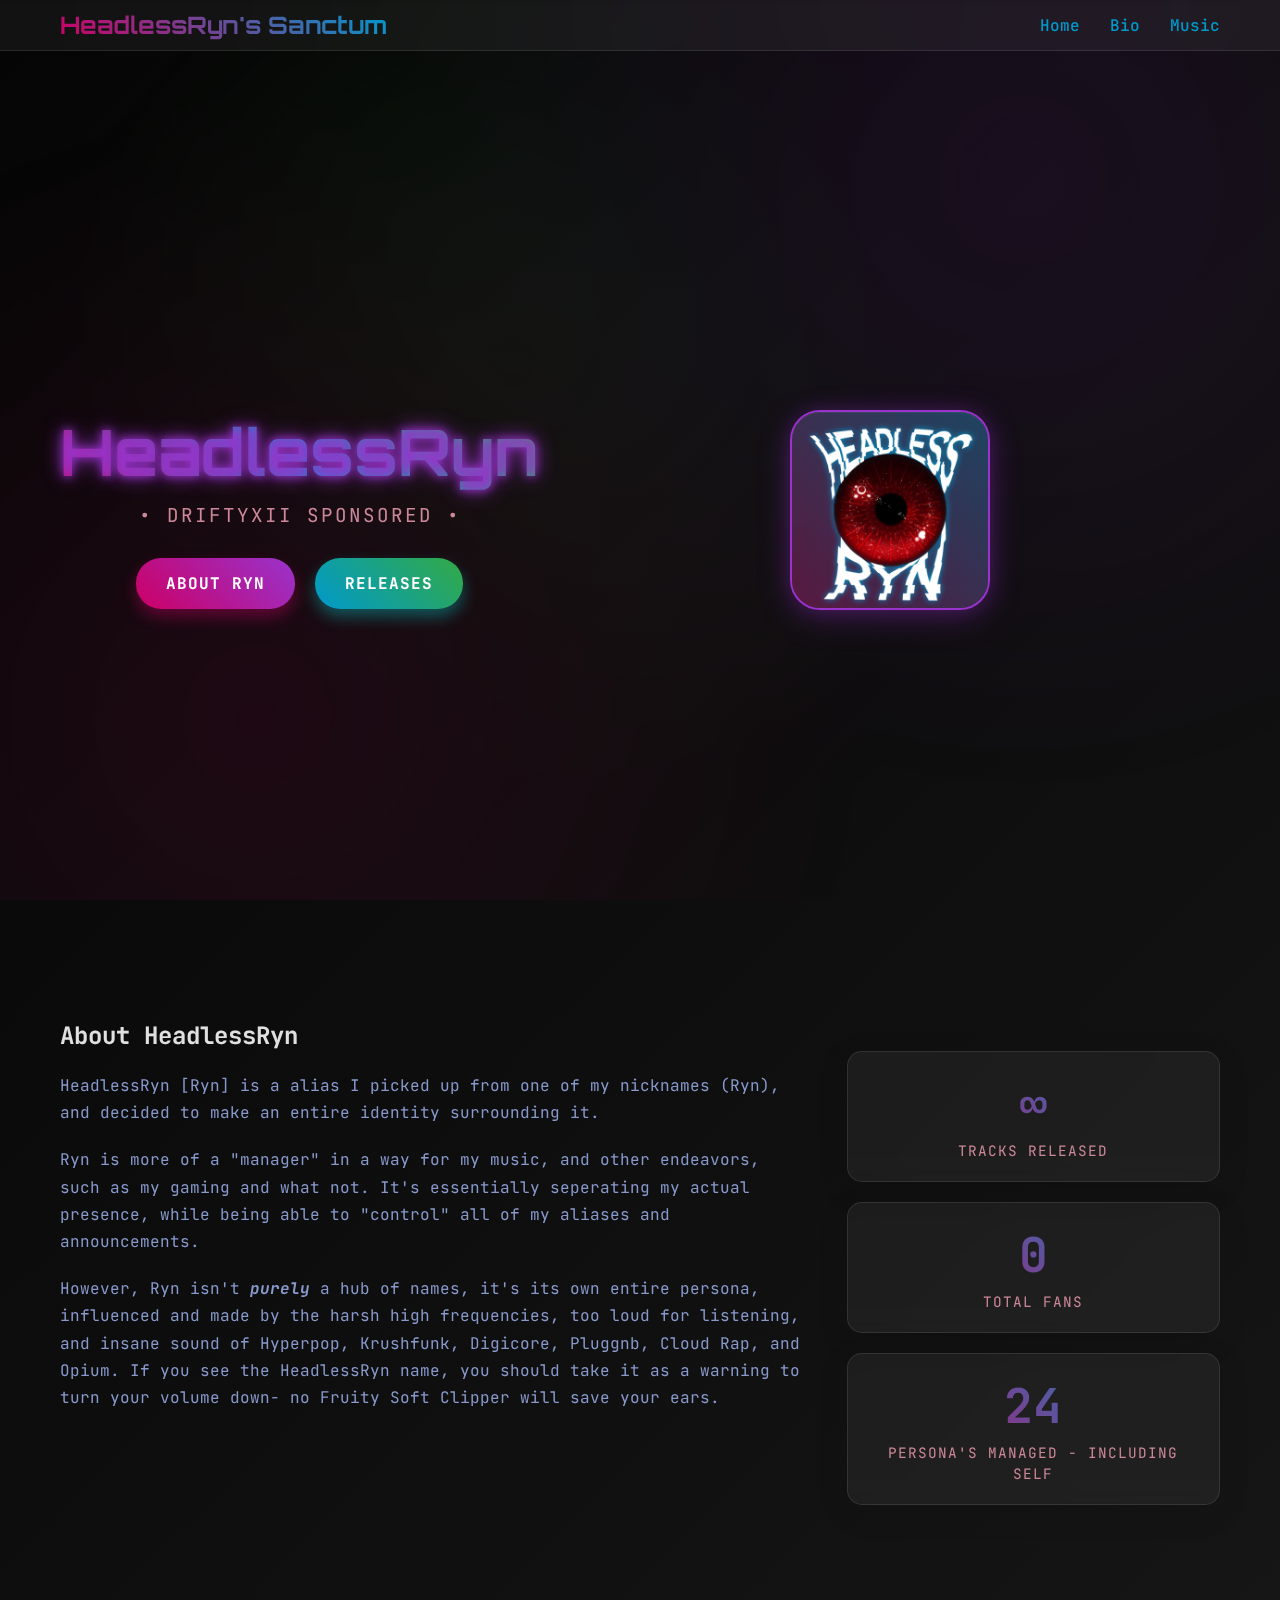
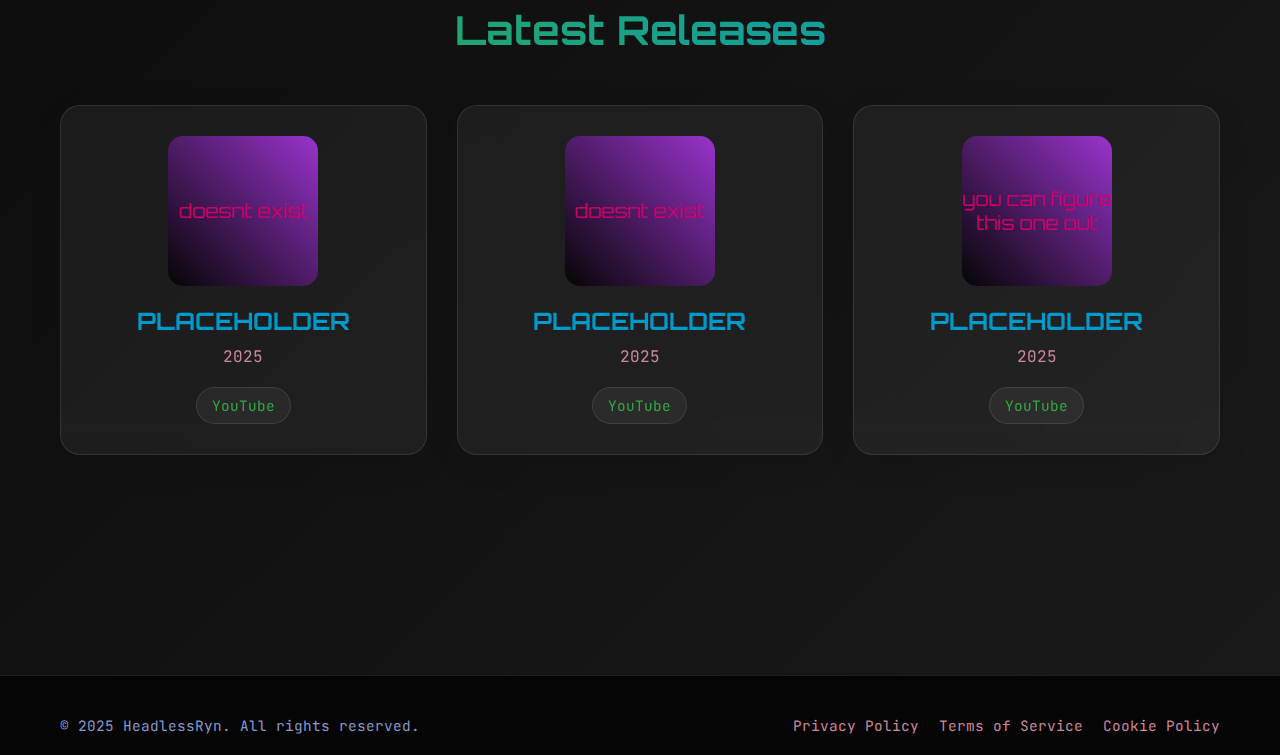
<file: index.html>
<!DOCTYPE html>
<html lang="en">
<head>
    <meta charset="UTF-8">
    <meta name="viewport" content="width=device-width, initial-scale=1.0">
    <title>HeadlessRyn - Ryn's Sanctum</title>
    <meta name="description" content="HeadlessRyn - DriftyXII's Manager">
    <link rel="icon" type="image/png" href="icon.png">
    <link rel="stylesheet" href="headless.css">
</head>
<body>
    <nav class="nav">
        <div class="nav-container">
            <div class="nav-brand">
                <h2>HeadlessRyn's Sanctum</h2>
            </div>
            <ul class="nav-menu">
                <li><a href="#home">Home</a></li>
                <li><a href="#bio">Bio</a></li>
                <li><a href="#music">Music</a></li>
            </ul>
        </div>
    </nav>

    <div class="container">
        <section id="home" class="hero">
            <div class="hero-content">
                <h1 class="title">HeadlessRyn</h1>
                <p class="subtitle">• DriftyXII sponsored •</p>
                <div class="hero-actions">
                    <a href="#bio" class="cta-button">About Ryn</a>
                    <a href="#music" class="cta-button secondary">Releases</a>
                </div>
            </div>
            <div class="dream-sequence">
                <a href="sub/collective/gang.html" class="collective-button">
                    <img src="icon.png" alt="DriftyXII's Collective" class="collective-icon">
                </a>
            </div>
        </section>

        <section id="bio" class="bio-section">
            <div class="aero-panel">
                <h2>About HeadlessRyn</h2>
                <div class="bio-content">
                    <div class="bio-text">
                        <br>
                        <p>HeadlessRyn [Ryn] is a alias I picked up from one of my nicknames (Ryn), and decided to make an entire identity surrounding it.</p>
                        <p>Ryn is more of a "manager" in a way for my music, and other endeavors, such as my gaming and what not. It's essentially seperating my actual presence, while being able to "control" all of my aliases and announcements.</p>
                        <p>However, Ryn isn't <strong><i>purely</i></strong i> a hub of names, it's its own entire persona, influenced and made by the harsh high frequencies, too loud for listening, and insane sound of Hyperpop, Krushfunk, Digicore, Pluggnb, Cloud Rap, and Opium. If you see the HeadlessRyn name, you should take it as a warning to turn your volume down- no Fruity Soft Clipper will save your ears.</p>
                    </div>
                    <div class="bio-stats">
                        <div class="stat">
                            <span class="stat-number">∞</span>
                            <span class="stat-label">Tracks Released</span>
                        </div>
                        <div class="stat">
                            <span class="stat-number">0</span>
                            <span class="stat-label">Total Fans</span>
                        </div>
                        <div class="stat">
                            <span class="stat-number">24</span>
                            <span class="stat-label">Persona's Managed - Including Self</span>
                        </div>
                    </div>
                </div>
            </div>
        </section>

        <section id="music" class="music-section">
            <h2 class="section-title">Latest Releases</h2>
            <div class="releases-grid">
                <div class="release-card">
                    <div class="release-cover">
                        <div class="glitch-cover">doesnt exist</div>
                    </div>
                    <h3>PLACEHOLDER</h3>
                    <p>2025</p>
                    <div class="release-links">
                        <a href="#" class="stream-link">YouTube</a>
                    </div>
                </div>
                <div class="release-card">
                    <div class="release-cover">
                        <div class="glitch-cover">doesnt exist</div>
                    </div>
                    <h3>PLACEHOLDER</h3>
                    <p>2025</p>
                    <div class="release-links">
                        <a href="#" class="stream-link">YouTube</a>
                    </div>
                </div>
                <div class="release-card">
                    <div class="release-cover">
                        <div class="glitch-cover">you can figure this one out</div>
                    </div>
                    <h3>PLACEHOLDER</h3>
                    <p>2025</p>
                    <div class="release-links">
                        <a href="#" class="stream-link">YouTube</a>
                    </div>
                </div>
            </div>
        </section>
    </div>
    <footer class="footer">
        <div class="footer-content">
            <p>&copy; 2025 HeadlessRyn. All rights reserved.</p>
            <div class="footer-links">
                <a href="nonlegal/pp.html">Privacy Policy</a>
                <a href="nonlegal/tos.html">Terms of Service</a>
                <a href="nonlegal/cp.html">Cookie Policy</a>
            </div>
        </div>
    </footer>
</body>
</html>
</file>
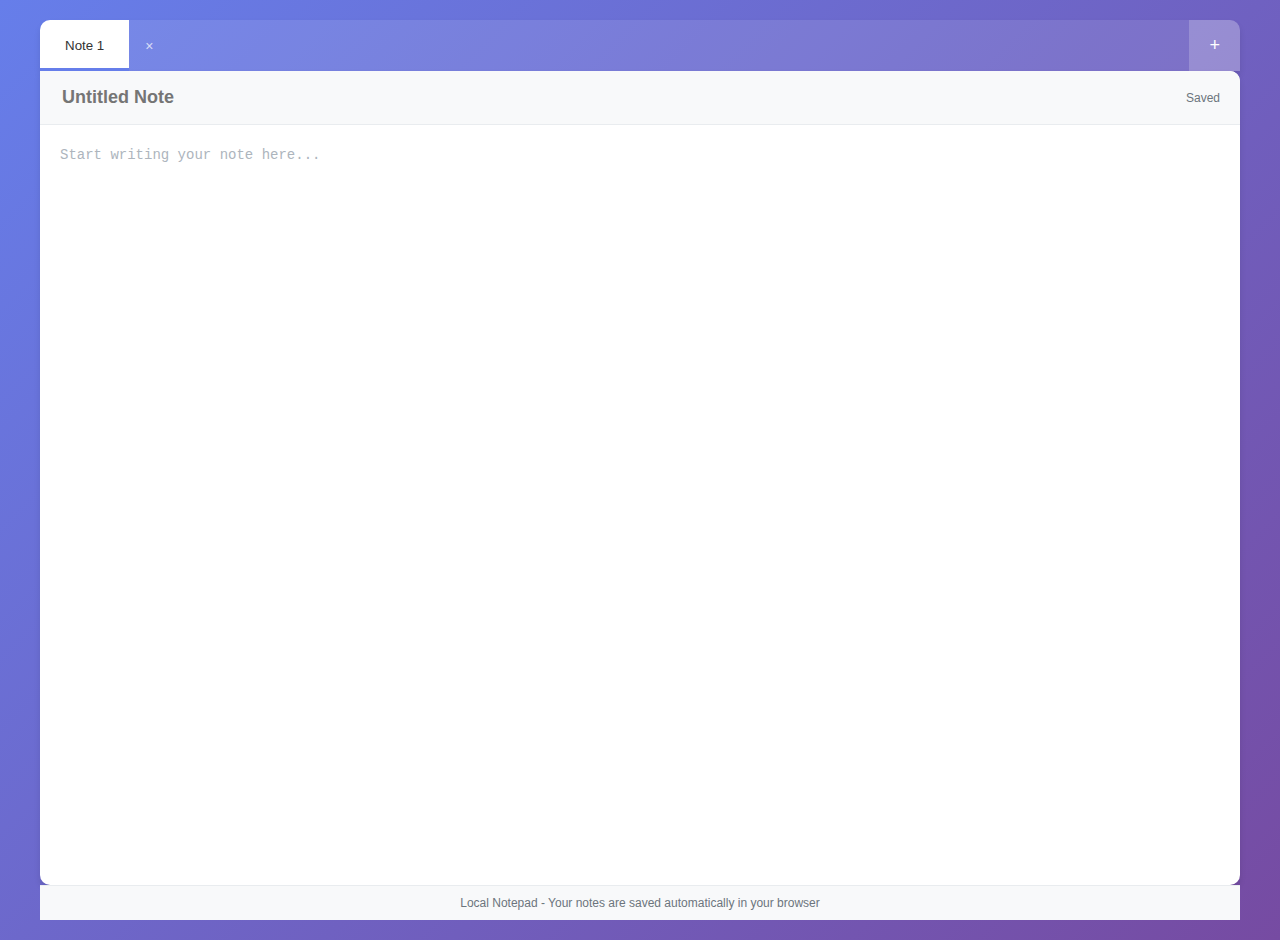
<file: notepad.html>
<!DOCTYPE html>
<html lang="en">
<head>
    <meta charset="UTF-8">
    <meta name="viewport" content="width=device-width, initial-scale=1.0">
    <title>Local Notepad</title>
    <style>
        body {
            font-family: 'Segoe UI', Tahoma, Geneva, Verdana, sans-serif;
            margin: 0;
            padding: 0;
            background: linear-gradient(135deg, #667eea 0%, #764ba2 100%);
            color: #333;
            overflow: hidden;
        }

        .container {
            max-width: 1200px;
            margin: 0 auto;
            padding: 20px;
            height: 100vh;
            display: flex;
            flex-direction: column;
        }

        .tabs {
            display: flex;
            background: rgba(255, 255, 255, 0.1);
            border-radius: 10px 10px 0 0;
            overflow: hidden;
            box-shadow: 0 4px 6px rgba(0, 0, 0, 0.1);
        }

        .tab {
            padding: 15px 25px;
            background: rgba(255, 255, 255, 0.2);
            border: none;
            color: white;
            cursor: pointer;
            transition: all 0.3s ease;
            font-weight: 500;
            position: relative;
        }

        .tab:hover {
            background: rgba(255, 255, 255, 0.3);
        }

        .tab.active {
            background: white;
            color: #333;
        }

        .tab.active::after {
            content: '';
            position: absolute;
            bottom: 0;
            left: 0;
            right: 0;
            height: 3px;
            background: #667eea;
        }

        .add-tab {
            margin-left: auto;
            background: rgba(255, 255, 255, 0.2);
            border: none;
            color: white;
            padding: 15px 20px;
            cursor: pointer;
            transition: all 0.3s ease;
            font-size: 18px;
        }

        .add-tab:hover {
            background: rgba(255, 255, 255, 0.3);
        }

        .close-tab {
            margin-left: 10px;
            background: none;
            border: none;
            color: white;
            cursor: pointer;
            font-size: 14px;
            opacity: 0.7;
            transition: opacity 0.3s ease;
        }

        .close-tab:hover {
            opacity: 1;
        }

        .tab.active .close-tab {
            color: #333;
        }

        .notepad {
            flex: 1;
            background: white;
            border-radius: 0 10px 10px 10px;
            box-shadow: 0 4px 6px rgba(0, 0, 0, 0.1);
            display: flex;
            flex-direction: column;
            overflow: hidden;
        }

        .notepad-header {
            padding: 15px 20px;
            background: #f8f9fa;
            border-bottom: 1px solid #e9ecef;
            display: flex;
            justify-content: space-between;
            align-items: center;
        }

        .note-title {
            font-size: 18px;
            font-weight: 600;
            color: #333;
            border: none;
            background: transparent;
            outline: none;
            flex: 1;
        }

        .save-status {
            font-size: 12px;
            color: #6c757d;
            margin-left: 10px;
        }

        .textarea {
            flex: 1;
            padding: 20px;
            border: none;
            outline: none;
            resize: none;
            font-family: 'Consolas', 'Monaco', 'Courier New', monospace;
            font-size: 14px;
            line-height: 1.5;
            background: transparent;
        }

        .textarea::placeholder {
            color: #adb5bd;
        }

        .footer {
            padding: 10px 20px;
            background: #f8f9fa;
            border-top: 1px solid #e9ecef;
            font-size: 12px;
            color: #6c757d;
            text-align: center;
        }

        @media (max-width: 768px) {
            .container {
                padding: 10px;
            }

            .tab {
                padding: 10px 15px;
                font-size: 14px;
            }

            .notepad-header {
                padding: 10px 15px;
            }

            .textarea {
                padding: 15px;
            }
        }
    </style>
</head>
<body>
    <div class="container">
        <div class="tabs" id="tabs">
            <button class="tab active" data-tab="0">
                Note 1
                <button class="close-tab" onclick="closeTab(event, 0)">×</button>
            </button>
            <button class="add-tab" onclick="addTab()">+</button>
        </div>
        <div class="notepad">
            <div class="notepad-header">
                <input type="text" class="note-title" id="noteTitle" placeholder="Untitled Note" oninput="updateTitle()">
                <span class="save-status" id="saveStatus">Saved</span>
            </div>
            <textarea class="textarea" id="noteContent" placeholder="Start writing your note here..." oninput="autoSave()"></textarea>
        </div>
        <div class="footer">
            Local Notepad - Your notes are saved automatically in your browser
        </div>
    </div>

    <script>
        let tabs = [{ title: 'Note 1', content: '' }];
        let activeTab = 0;
        let tabCounter = 1;

        function loadTabs() {
            const savedTabs = localStorage.getItem('notepadTabs');
            if (savedTabs) {
                tabs = JSON.parse(savedTabs);
                tabCounter = tabs.length;
                renderTabs();
                loadTabContent(activeTab);
            }
        }

        function saveTabs() {
            localStorage.setItem('notepadTabs', JSON.stringify(tabs));
        }

        function renderTabs() {
            const tabsContainer = document.getElementById('tabs');
            tabsContainer.innerHTML = '';

            tabs.forEach((tab, index) => {
                const tabElement = document.createElement('button');
                tabElement.className = `tab ${index === activeTab ? 'active' : ''}`;
                tabElement.setAttribute('data-tab', index);
                tabElement.onclick = () => switchTab(index);
                tabElement.innerHTML = `
                    ${tab.title}
                    <button class="close-tab" onclick="closeTab(event, ${index})">×</button>
                `;
                tabsContainer.appendChild(tabElement);
            });

            const addTabButton = document.createElement('button');
            addTabButton.className = 'add-tab';
            addTabButton.onclick = addTab;
            addTabButton.textContent = '+';
            tabsContainer.appendChild(addTabButton);
        }

        function switchTab(index) {
            saveCurrentTab();
            activeTab = index;
            renderTabs();
            loadTabContent(index);
        }

        function addTab() {
            saveCurrentTab();
            const newTab = { title: `Note ${++tabCounter}`, content: '' };
            tabs.push(newTab);
            activeTab = tabs.length - 1;
            renderTabs();
            loadTabContent(activeTab);
            saveTabs();
        }

        function closeTab(event, index) {
            event.stopPropagation();
            if (tabs.length === 1) return; // Don't close the last tab

            tabs.splice(index, 1);
            if (activeTab >= index && activeTab > 0) {
                activeTab--;
            } else if (activeTab === index && activeTab === tabs.length) {
                activeTab = tabs.length - 1;
            }
            renderTabs();
            loadTabContent(activeTab);
            saveTabs();
        }

        function loadTabContent(index) {
            const tab = tabs[index];
            document.getElementById('noteTitle').value = tab.title;
            document.getElementById('noteContent').value = tab.content;
            document.getElementById('saveStatus').textContent = 'Loaded';
            setTimeout(() => {
                document.getElementById('saveStatus').textContent = 'Saved';
            }, 1000);
        }

        function saveCurrentTab() {
            const title = document.getElementById('noteTitle').value;
            const content = document.getElementById('noteContent').value;
            tabs[activeTab] = { title: title || `Note ${activeTab + 1}`, content };
            saveTabs();
        }

        function updateTitle() {
            const title = document.getElementById('noteTitle').value;
            tabs[activeTab].title = title || `Note ${activeTab + 1}`;
            renderTabs();
            saveTabs();
        }

        function autoSave() {
            saveCurrentTab();
            document.getElementById('saveStatus').textContent = 'Saving...';
            setTimeout(() => {
                document.getElementById('saveStatus').textContent = 'Saved';
            }, 500);
        }

        // Load tabs on page load
        window.onload = loadTabs;

        // Auto-save on page unload
        window.onbeforeunload = saveCurrentTab;
    </script>
</body>
</html>
</file>
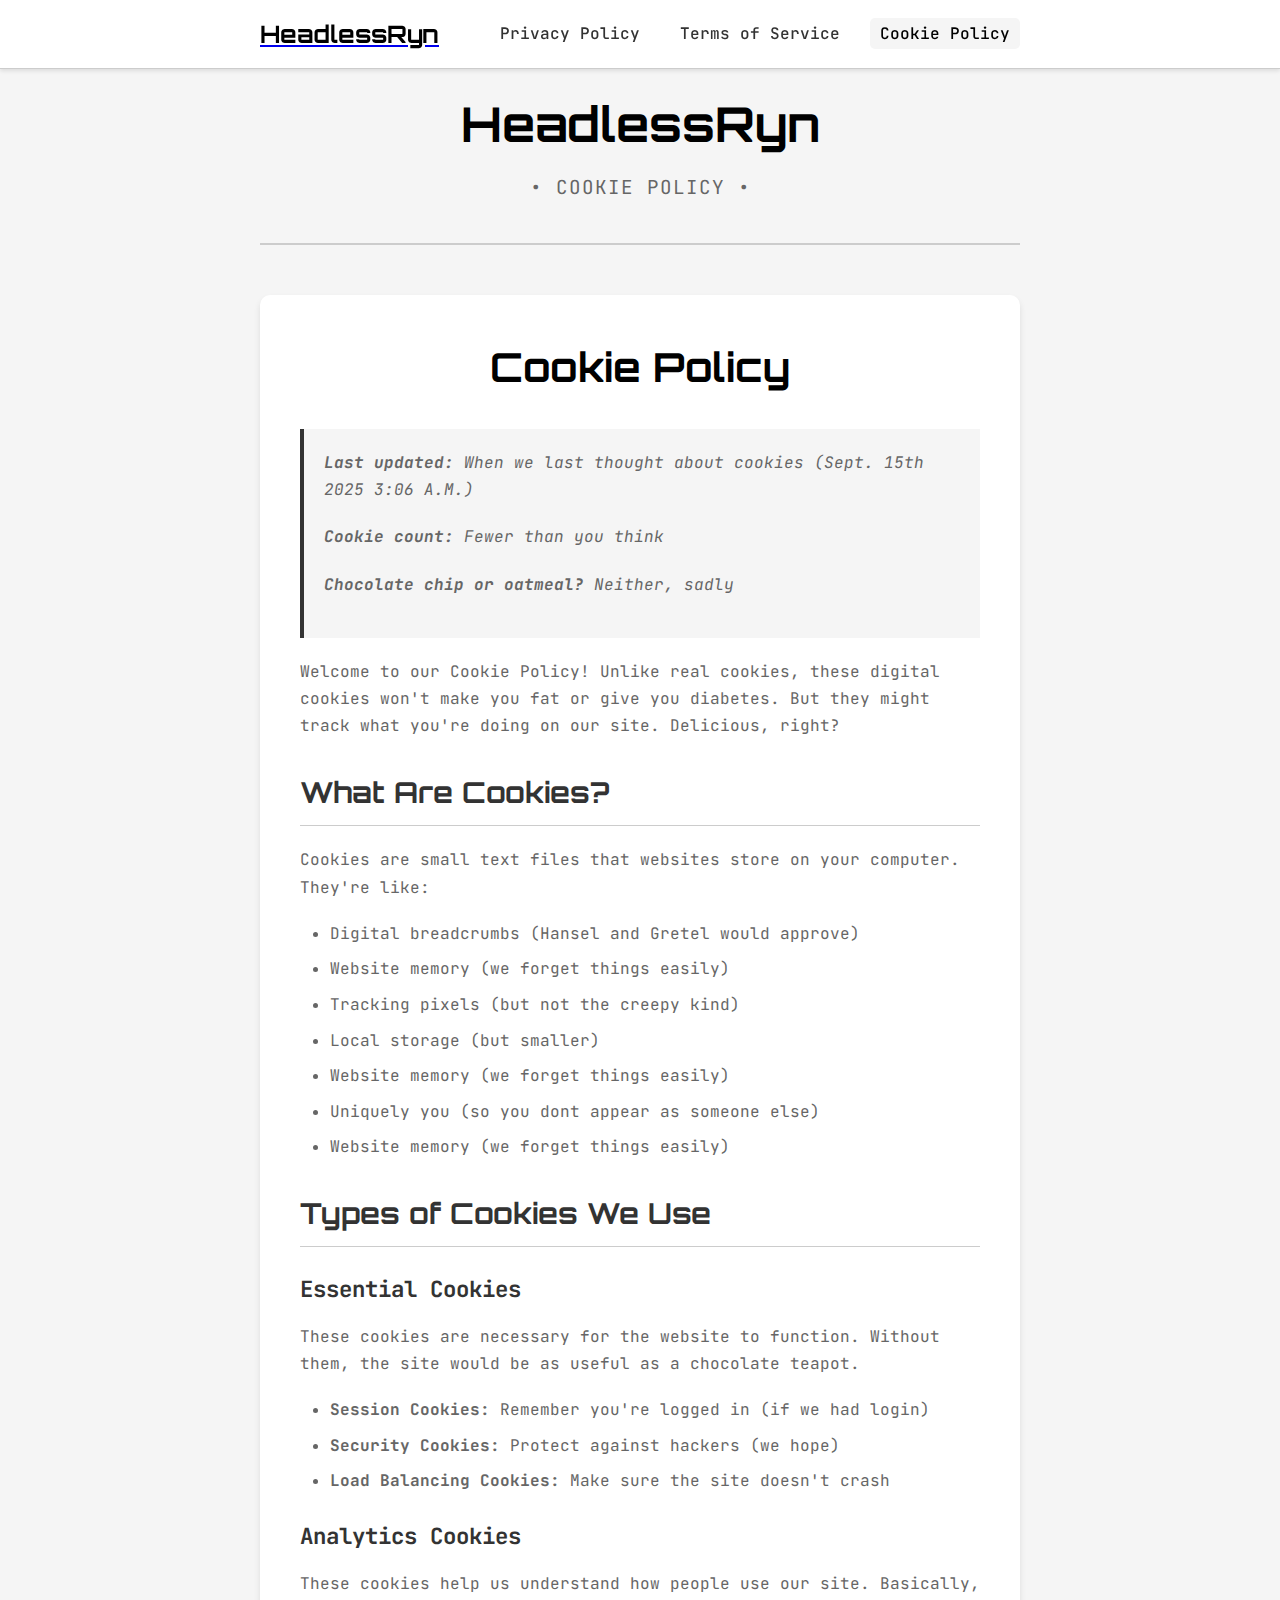
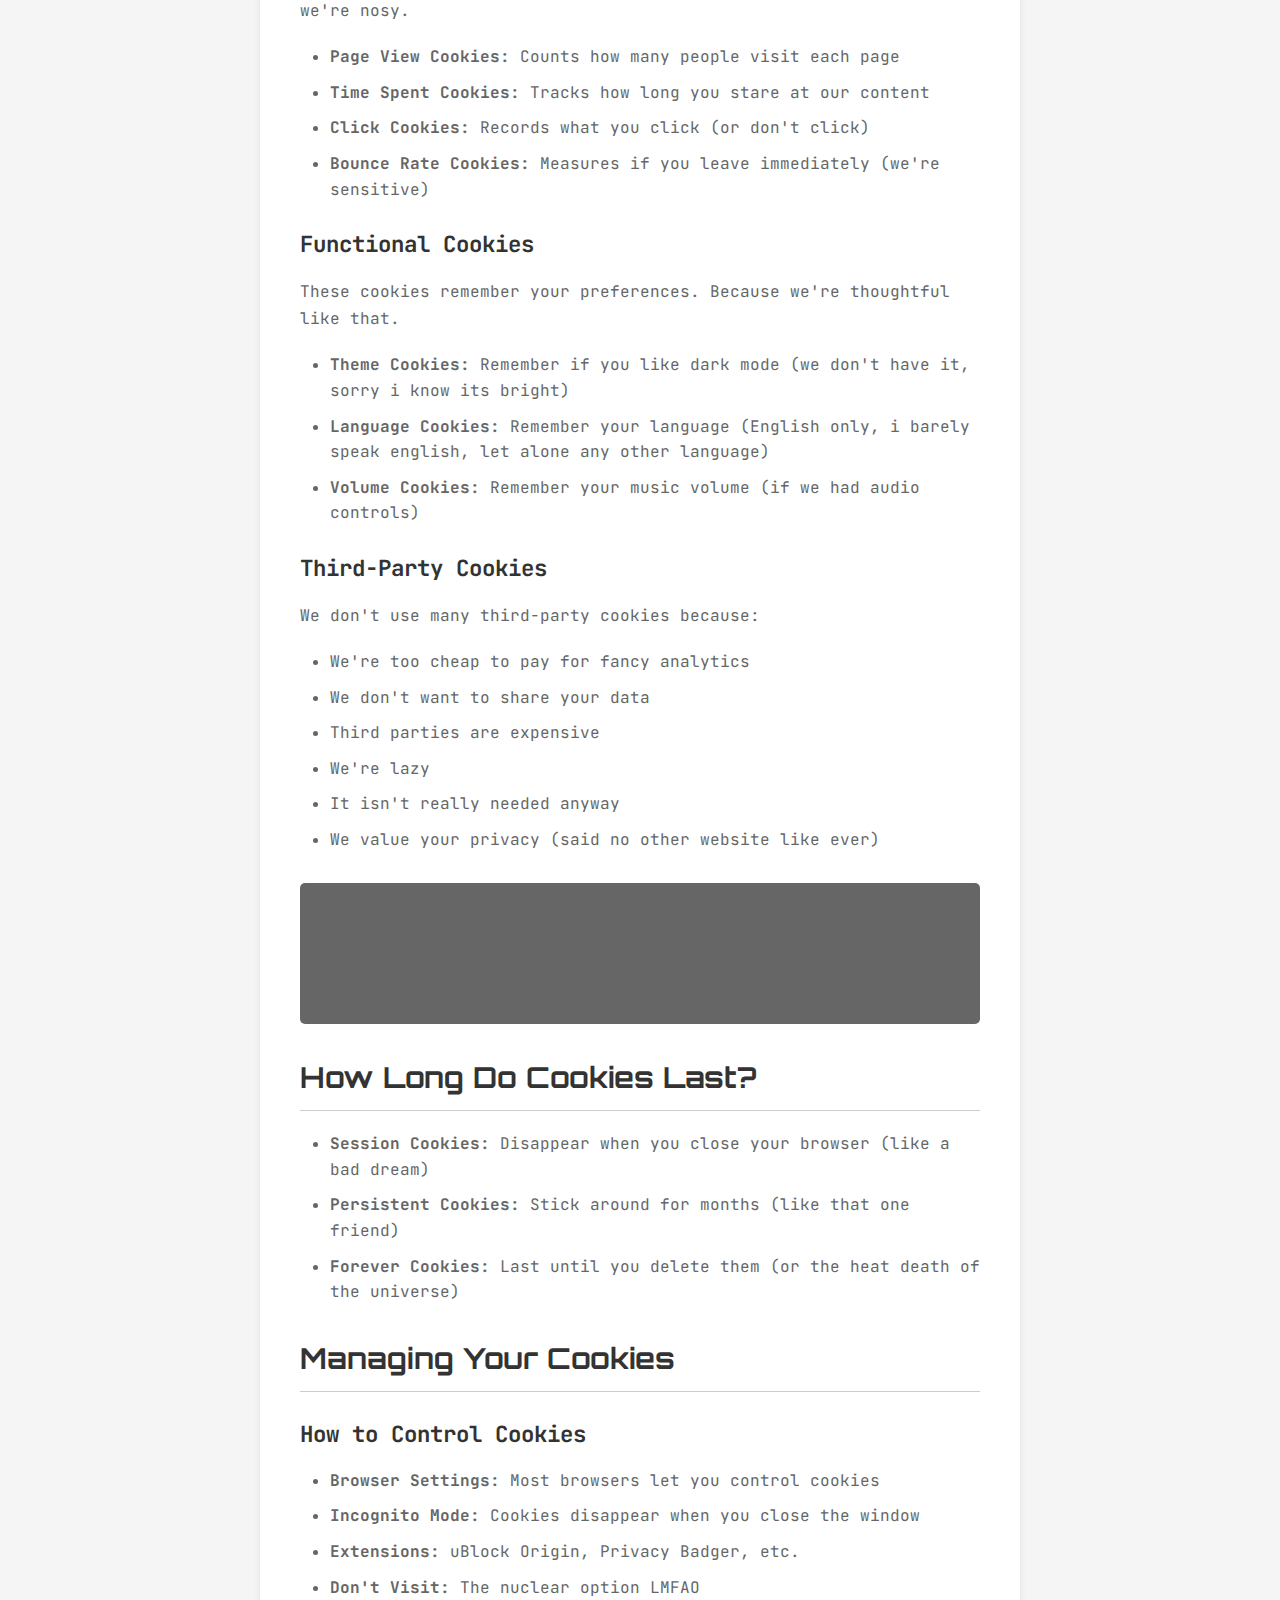
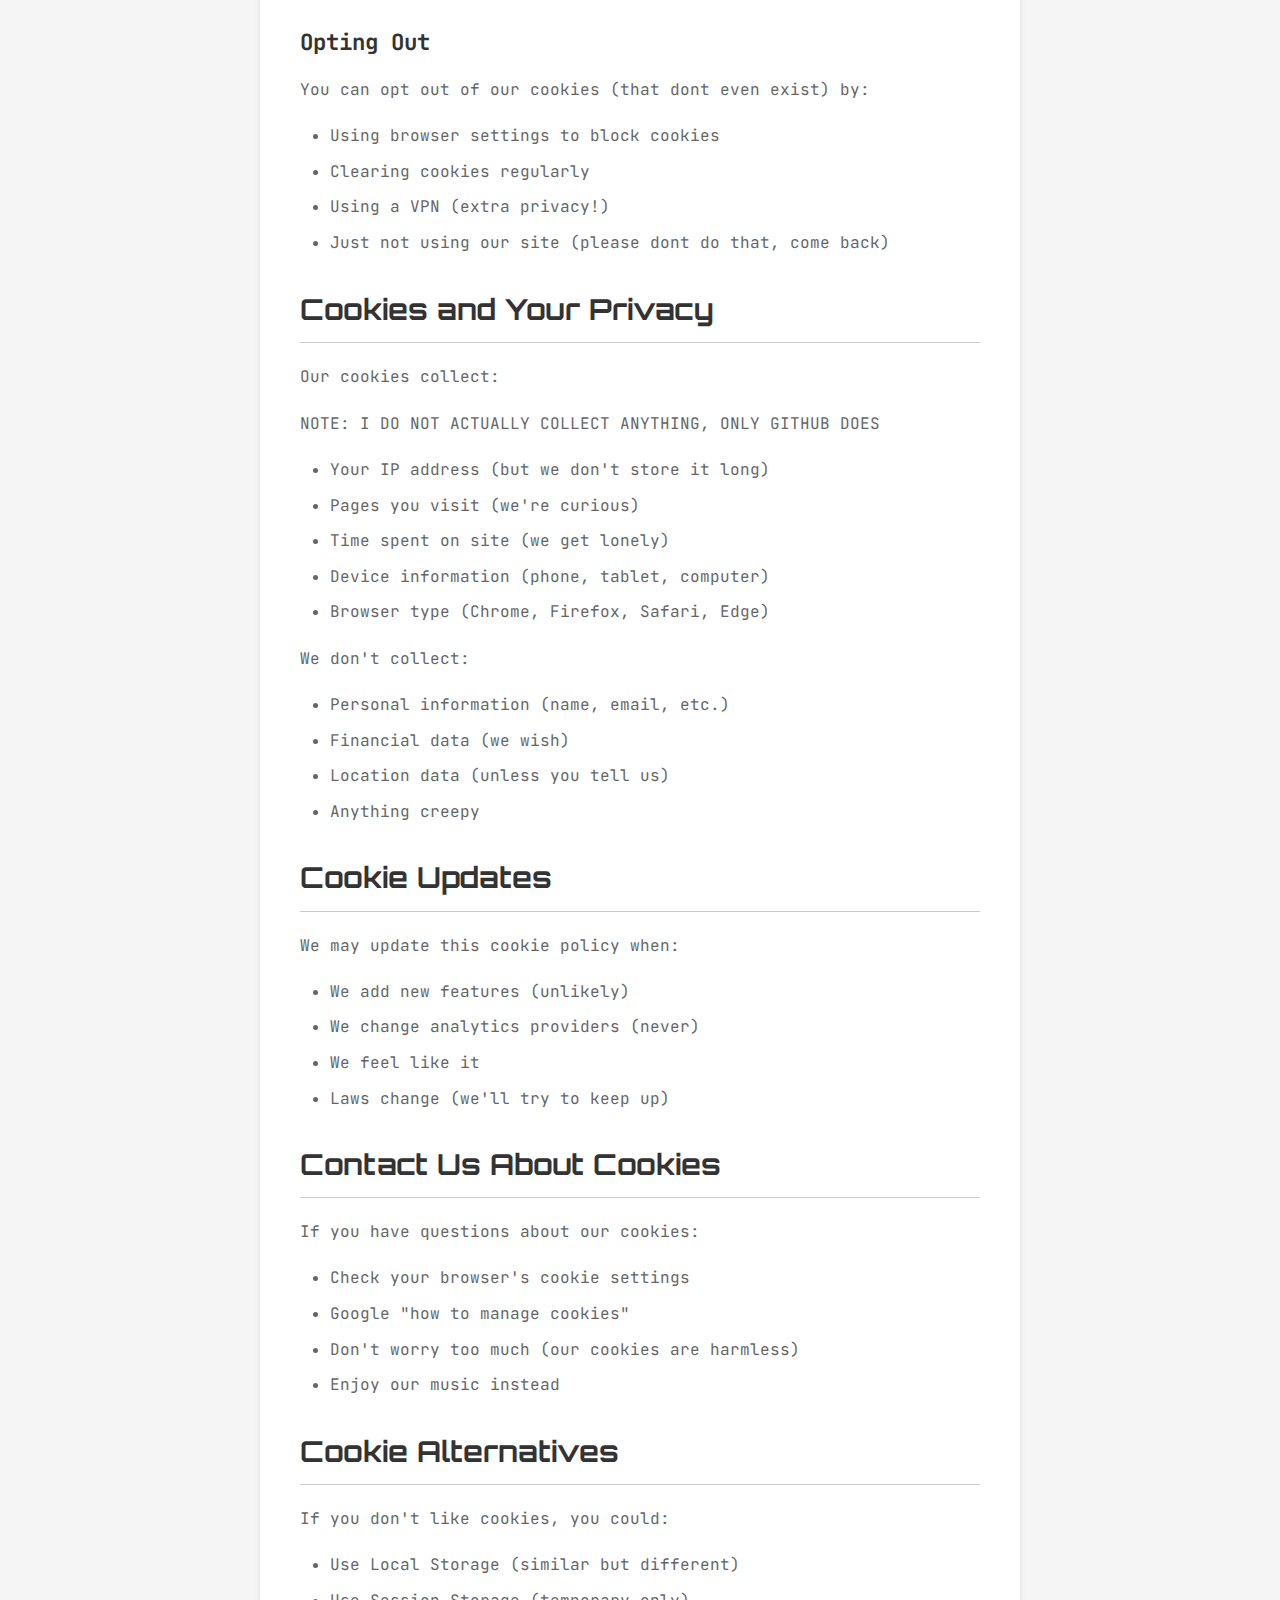
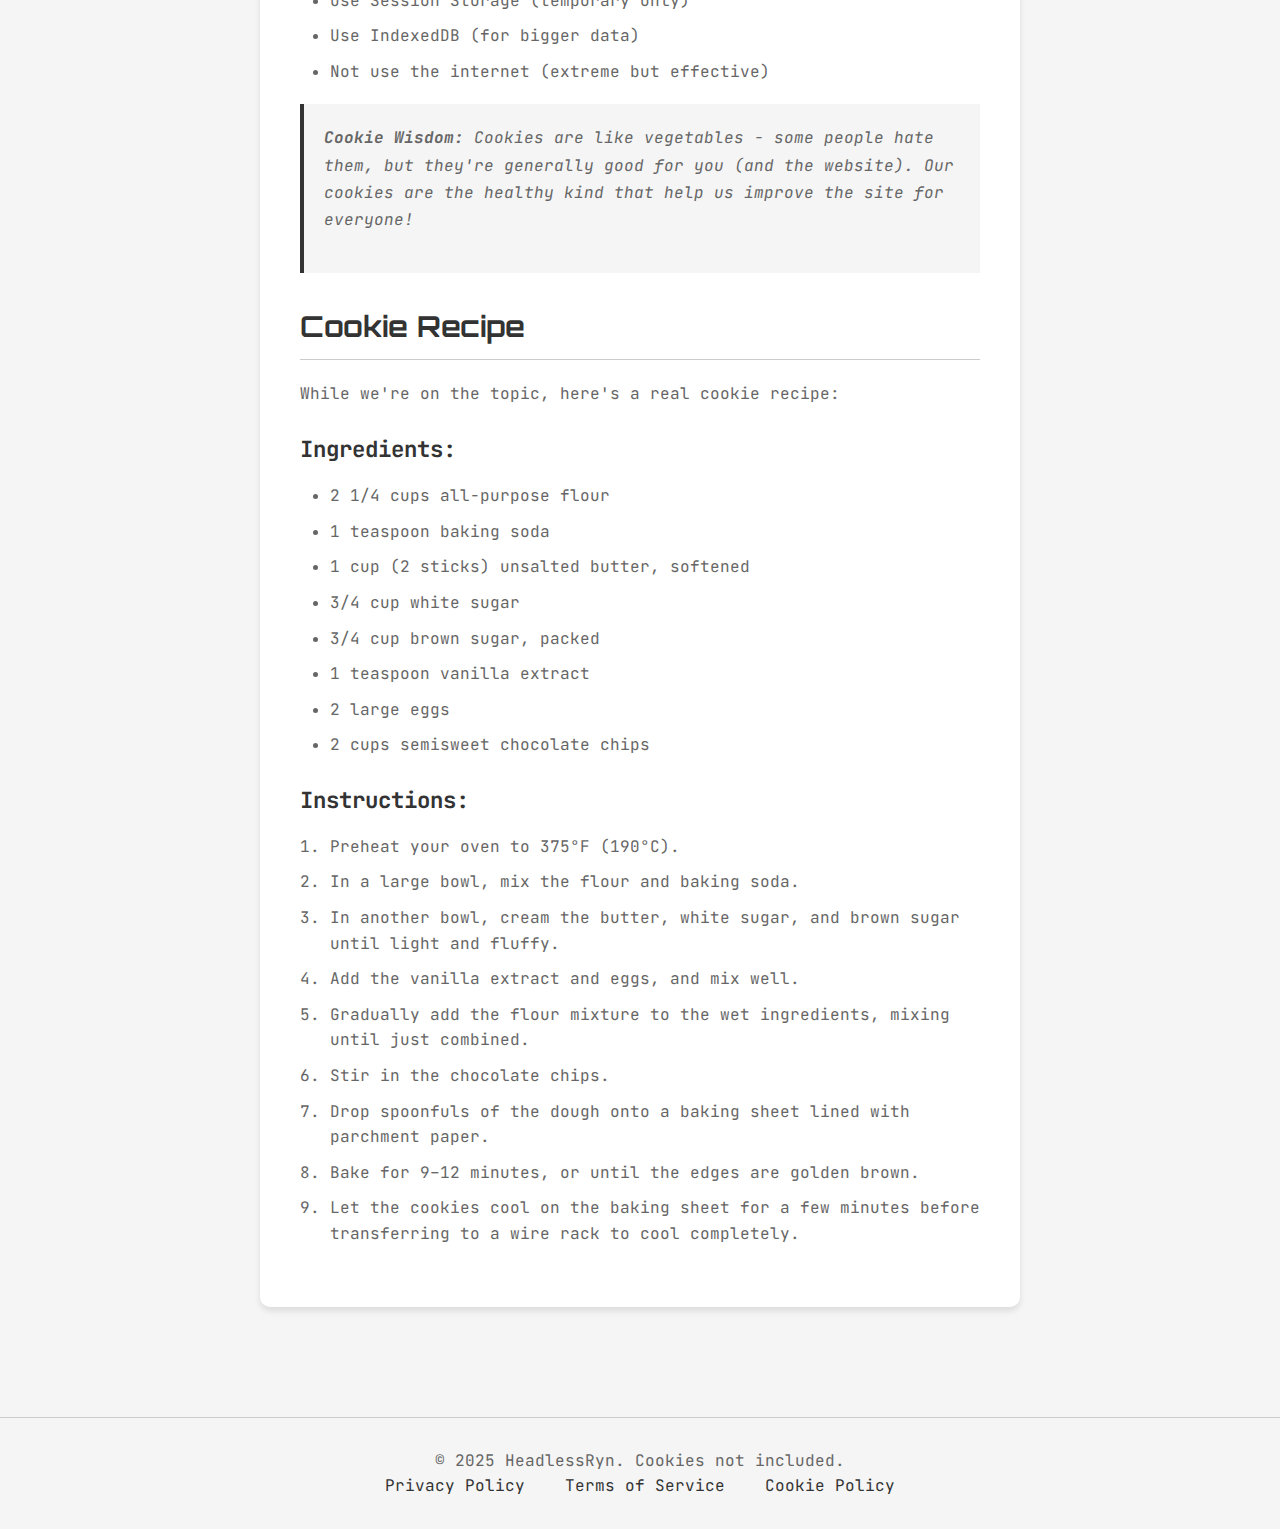
<file: nonlegal/cp.html>
<!DOCTYPE html>
<html lang="en">
<head>
    <meta charset="UTF-8">
    <meta name="viewport" content="width=device-width, initial-scale=1.0">
    <title>Cookie Policy - HeadlessRyn</title>
    <meta name="description" content="Cookie Policy for HeadlessRyn - Because cookies are delicious">
    <link rel="stylesheet" href="legal.css">
</head>
<body>
    <nav class="nav">
        <div class="nav-container">
            <div class="nav-brand">
                <a href="../ryn.html"><h2>HeadlessRyn</h2></a>
            </div>
            <ul class="nav-menu">
                <li><a href="pp.html">Privacy Policy</a></li>
                <li><a href="tos.html">Terms of Service</a></li>
                <li><a href="cp.html" class="active">Cookie Policy</a></li>
            </ul>
        </div>
    </nav>

    <div class="container">
        <div class="header">
            <br>
            <h1 class="title">HeadlessRyn</h1>
            <p class="subtitle">• Cookie Policy •</p>
        </div>

        <div class="content">
            <h1>Cookie Policy</h1>

            <div class="highlight">
                <p><strong>Last updated:</strong> When we last thought about cookies (Sept. 15th 2025 3:06 A.M.)</p>
                <p><strong>Cookie count:</strong> Fewer than you think</p>
                <p><strong>Chocolate chip or oatmeal?</strong> Neither, sadly</p>
            </div>

            <p>Welcome to our Cookie Policy! Unlike real cookies, these digital cookies won't make you fat or give you diabetes. But they might track what you're doing on our site. Delicious, right?</p>

            <h2>What Are Cookies?</h2>

            <p>Cookies are small text files that websites store on your computer. They're like:</p>

            <ul>
                <li>Digital breadcrumbs (Hansel and Gretel would approve)</li>
                <li>Website memory (we forget things easily)</li>
                <li>Tracking pixels (but not the creepy kind)</li>
                <li>Local storage (but smaller)</li>
                <li>Website memory (we forget things easily)</li>
                <li>Uniquely you (so you dont appear as someone else)</li>
                <li>Website memory (we forget things easily)</li>
            </ul>

            <h2>Types of Cookies We Use</h2>

            <h3>Essential Cookies</h3>
            <p>These cookies are necessary for the website to function. Without them, the site would be as useful as a chocolate teapot.</p>

            <ul>
                <li><strong>Session Cookies:</strong> Remember you're logged in (if we had login)</li>
                <li><strong>Security Cookies:</strong> Protect against hackers (we hope)</li>
                <li><strong>Load Balancing Cookies:</strong> Make sure the site doesn't crash</li>
            </ul>

            <h3>Analytics Cookies</h3>
            <p>These cookies help us understand how people use our site. Basically, we're nosy.</p>

            <ul>
                <li><strong>Page View Cookies:</strong> Counts how many people visit each page</li>
                <li><strong>Time Spent Cookies:</strong> Tracks how long you stare at our content</li>
                <li><strong>Click Cookies:</strong> Records what you click (or don't click)</li>
                <li><strong>Bounce Rate Cookies:</strong> Measures if you leave immediately (we're sensitive)</li>
            </ul>

            <h3>Functional Cookies</h3>
            <p>These cookies remember your preferences. Because we're thoughtful like that.</p>

            <ul>
                <li><strong>Theme Cookies:</strong> Remember if you like dark mode (we don't have it, sorry i know its bright)</li>
                <li><strong>Language Cookies:</strong> Remember your language (English only, i barely speak english, let alone any other language)</li>
                <li><strong>Volume Cookies:</strong> Remember your music volume (if we had audio controls)</li>
            </ul>

            <h3>Third-Party Cookies</h3>
            <p>We don't use many third-party cookies because:</p>

            <ul>
                <li>We're too cheap to pay for fancy analytics</li>
                <li>We don't want to share your data</li>
                <li>Third parties are expensive</li>
                <li>We're lazy</li>
                <li>It isn't really needed anyway</li>
                <li>We value your privacy (said no other website like ever)</li>
            </ul>

            <div class="disclaimer">
                <p>EXCEPTION: If we ever add social media buttons or embedded content, those might bring their own cookies. We'll try to warn you.</p>
            </div>

            <h2>How Long Do Cookies Last?</h2>

            <ul>
                <li><strong>Session Cookies:</strong> Disappear when you close your browser (like a bad dream)</li>
                <li><strong>Persistent Cookies:</strong> Stick around for months (like that one friend)</li>
                <li><strong>Forever Cookies:</strong> Last until you delete them (or the heat death of the universe)</li>
            </ul>

            <h2>Managing Your Cookies</h2>

            <h3>How to Control Cookies</h3>
            <ul>
                <li><strong>Browser Settings:</strong> Most browsers let you control cookies</li>
                <li><strong>Incognito Mode:</strong> Cookies disappear when you close the window</li>
                <li><strong>Extensions:</strong> uBlock Origin, Privacy Badger, etc.</li>
                <li><strong>Don't Visit:</strong> The nuclear option LMFAO</li>
            </ul>

            <h3>Opting Out</h3>
            <p>You can opt out of our cookies (that dont even exist) by:</p>

            <ul>
                <li>Using browser settings to block cookies</li>
                <li>Clearing cookies regularly</li>
                <li>Using a VPN (extra privacy!)</li>
                <li>Just not using our site (please dont do that, come back)</li>
            </ul>

            <h2>Cookies and Your Privacy</h2>

            <p>Our cookies collect:</p>

            <p>NOTE: I DO NOT ACTUALLY COLLECT ANYTHING, ONLY GITHUB DOES</p>

            <ul>
                <li>Your IP address (but we don't store it long)</li>
                <li>Pages you visit (we're curious)</li>
                <li>Time spent on site (we get lonely)</li>
                <li>Device information (phone, tablet, computer)</li>
                <li>Browser type (Chrome, Firefox, Safari, Edge)</li>
            </ul>

            <p>We don't collect:</p>

            <ul>
                <li>Personal information (name, email, etc.)</li>
                <li>Financial data (we wish)</li>
                <li>Location data (unless you tell us)</li>
                <li>Anything creepy</li>
            </ul>

            <h2>Cookie Updates</h2>

            <p>We may update this cookie policy when:</p>

            <ul>
                <li>We add new features (unlikely)</li>
                <li>We change analytics providers (never)</li>
                <li>We feel like it</li>
                <li>Laws change (we'll try to keep up)</li>
            </ul>

            <h2>Contact Us About Cookies</h2>

            <p>If you have questions about our cookies:</p>

            <ul>
                <li>Check your browser's cookie settings</li>
                <li>Google "how to manage cookies"</li>
                <li>Don't worry too much (our cookies are harmless)</li>
                <li>Enjoy our music instead</li>
            </ul>

            <h2>Cookie Alternatives</h2>

            <p>If you don't like cookies, you could:</p>

            <ul>
                <li>Use Local Storage (similar but different)</li>
                <li>Use Session Storage (temporary only)</li>
                <li>Use IndexedDB (for bigger data)</li>
                <li>Not use the internet (extreme but effective)</li>
            </ul>

            <div class="highlight">
                <p><strong>Cookie Wisdom:</strong> Cookies are like vegetables - some people hate them, but they're generally good for you (and the website). Our cookies are the healthy kind that help us improve the site for everyone!</p>
            </div>

            <h2>Cookie Recipe</h2>

            <p>While we're on the topic, here's a real cookie recipe:</p>

            <h3>Ingredients:</h3>
            <ul>
                <li>2 1/4 cups all-purpose flour</li>
                <li>1 teaspoon baking soda</li>
                <li>1 cup (2 sticks) unsalted butter, softened</li>
                <li>3/4 cup white sugar</li>
                <li>3/4 cup brown sugar, packed</li>
                <li>1 teaspoon vanilla extract</li>
                <li>2 large eggs</li>
                <li>2 cups semisweet chocolate chips</li>
            </ul>

            <h3>Instructions:</h3>
            <ol>
                <li>Preheat your oven to 375°F (190°C).</li>
                <li>In a large bowl, mix the flour and baking soda.</li>
                <li>In another bowl, cream the butter, white sugar, and brown sugar until light and fluffy.</li>
                <li>Add the vanilla extract and eggs, and mix well.</li>
                <li>Gradually add the flour mixture to the wet ingredients, mixing until just combined.</li>
                <li>Stir in the chocolate chips.</li>
                <li>Drop spoonfuls of the dough onto a baking sheet lined with parchment paper.</li>
                <li>Bake for 9–12 minutes, or until the edges are golden brown.</li>
                <li>Let the cookies cool on the baking sheet for a few minutes before transferring to a wire rack to cool completely.</li>
            </ol>
        </div>
    </div>

    <footer class="footer">
        <p>&copy; 2025 HeadlessRyn. Cookies not included.</p>
        <div>
            <a href="pp.html">Privacy Policy</a>
            <a href="tos.html">Terms of Service</a>
            <a href="cp.html">Cookie Policy</a>
        </div>
    </footer>
</body>
</html>
</file>
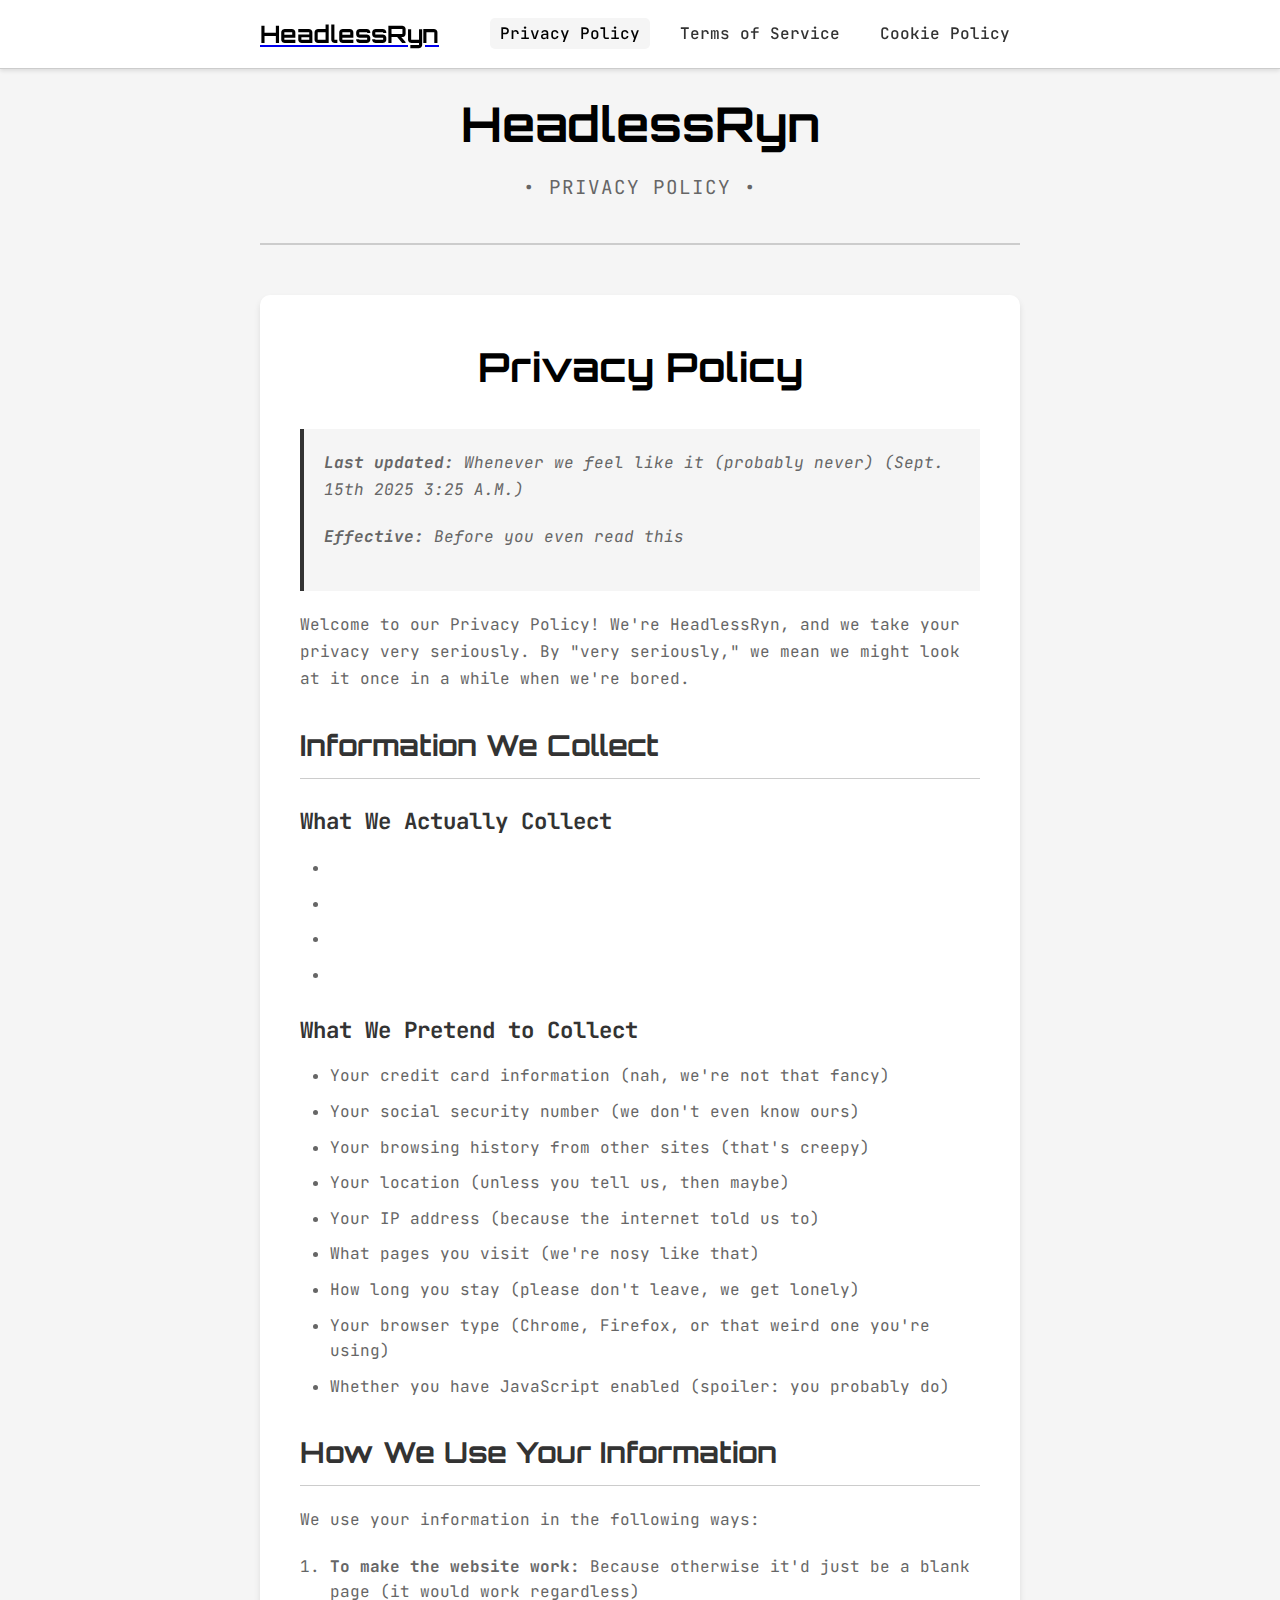
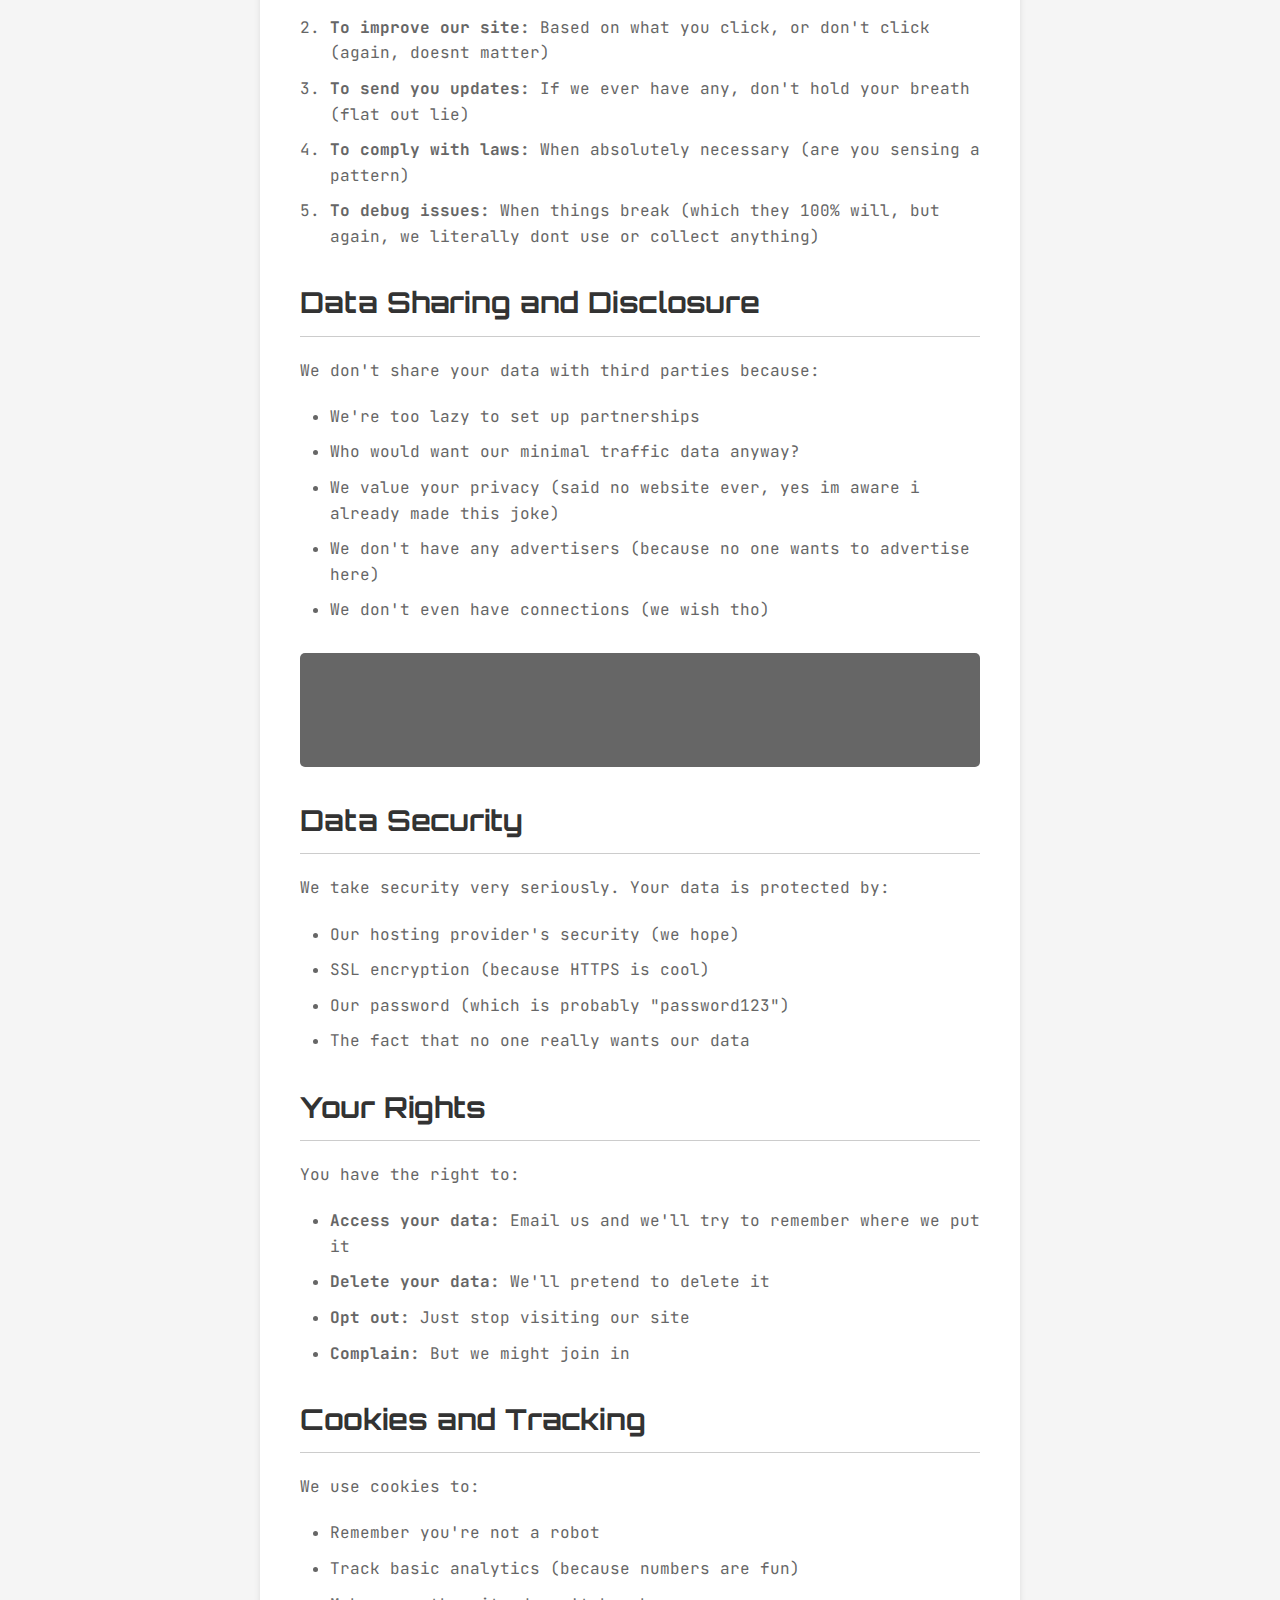
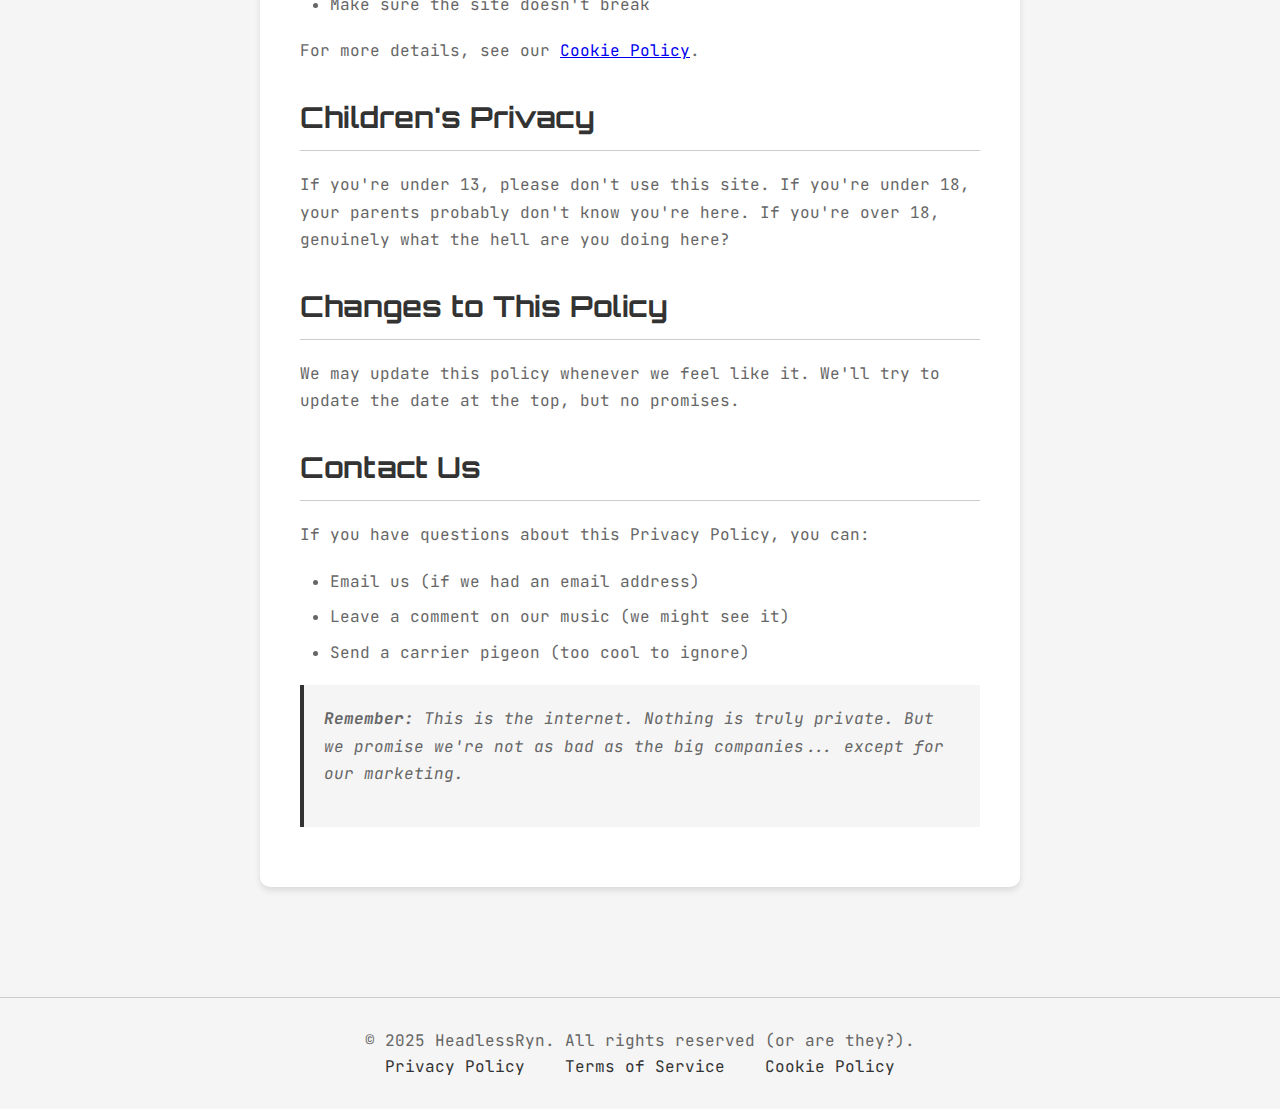
<file: nonlegal/pp.html>
<!DOCTYPE html>
<html lang="en">
<head>
    <meta charset="UTF-8">
    <meta name="viewport" content="width=device-width, initial-scale=1.0">
    <title>Privacy Policy - HeadlessRyn</title>
    <meta name="description" content="Privacy Policy for HeadlessRyn - Because we care about your data... or do we?">
    <link rel="stylesheet" href="legal.css">
</head>
<body>
    <nav class="nav">
        <div class="nav-container">
            <div class="nav-brand">
                <a href="../ryn.html"><h2>HeadlessRyn</h2></a>
            </div>
            <ul class="nav-menu">
                <li><a href="pp.html" class="active">Privacy Policy</a></li>
                <li><a href="tos.html">Terms of Service</a></li>
                <li><a href="cp.html">Cookie Policy</a></li>
            </ul>
        </div>
    </nav>

    <div class="container">
        <div class="header">
            <br>
            <h1 class="title">HeadlessRyn</h1>
            <p class="subtitle">• Privacy Policy •</p>
        </div>

        <div class="content">
            <h1>Privacy Policy</h1>

            <div class="highlight">
                <p><strong>Last updated:</strong> Whenever we feel like it (probably never) (Sept. 15th 2025 3:25 A.M.)</p>
                <p><strong>Effective:</strong> Before you even read this</p>
            </div>

            <p>Welcome to our Privacy Policy! We're HeadlessRyn, and we take your privacy very seriously. By "very seriously," we mean we might look at it once in a while when we're bored.</p>

            <h2>Information We Collect</h2>

            <h3>What We Actually Collect</h3>
            <ul>
                <li> </li>
                <li> </li>
                <li> </li>
                <li> </li>
            </ul>

            <h3>What We Pretend to Collect</h3>
            <ul>
                <li>Your credit card information (nah, we're not that fancy)</li>
                <li>Your social security number (we don't even know ours)</li>
                <li>Your browsing history from other sites (that's creepy)</li>
                <li>Your location (unless you tell us, then maybe)</li>
                <li>Your IP address (because the internet told us to)</li>
                <li>What pages you visit (we're nosy like that)</li>
                <li>How long you stay (please don't leave, we get lonely)</li>
                <li>Your browser type (Chrome, Firefox, or that weird one you're using)</li>
                <li>Whether you have JavaScript enabled (spoiler: you probably do)</li>
            </ul>

            <h2>How We Use Your Information</h2>

            <p>We use your information in the following ways:</p>

            <ol>
                <li><strong>To make the website work:</strong> Because otherwise it'd just be a blank page (it would work regardless)</li>
                <li><strong>To improve our site:</strong> Based on what you click, or don't click (again, doesnt matter)</li>
                <li><strong>To send you updates:</strong> If we ever have any, don't hold your breath (flat out lie)</li>
                <li><strong>To comply with laws:</strong> When absolutely necessary (are you sensing a pattern)</li>
                <li><strong>To debug issues:</strong> When things break (which they 100% will, but again, we literally dont use or collect anything)</li>
            </ol>

            <h2>Data Sharing and Disclosure</h2>

            <p>We don't share your data with third parties because:</p>

            <ul>
                <li>We're too lazy to set up partnerships</li>
                <li>Who would want our minimal traffic data anyway?</li>
                <li>We value your privacy (said no website ever, yes im aware i already made this joke)</li>
                <li>We don't have any advertisers (because no one wants to advertise here)</li>
                <li>We don't even have connections (we wish tho)</li>
            </ul>

            <div class="disclaimer">
                <p>EXCEPTION: If legally required, we might share data. But let's be real, no one's coming after us except ourselves.</p>
            </div>

            <h2>Data Security</h2>

            <p>We take security very seriously. Your data is protected by:</p>

            <ul>
                <li>Our hosting provider's security (we hope)</li>
                <li>SSL encryption (because HTTPS is cool)</li>
                <li>Our password (which is probably "password123")</li>
                <li>The fact that no one really wants our data</li>
            </ul>

            <h2>Your Rights</h2>

            <p>You have the right to:</p>

            <ul>
                <li><strong>Access your data:</strong> Email us and we'll try to remember where we put it</li>
                <li><strong>Delete your data:</strong> We'll pretend to delete it</li>
                <li><strong>Opt out:</strong> Just stop visiting our site</li>
                <li><strong>Complain:</strong> But we might join in</li>
            </ul>

            <h2>Cookies and Tracking</h2>

            <p>We use cookies to:</p>

            <ul>
                <li>Remember you're not a robot</li>
                <li>Track basic analytics (because numbers are fun)</li>
                <li>Make sure the site doesn't break</li>
            </ul>

            <p>For more details, see our <a href="cp.html">Cookie Policy</a>.</p>

            <h2>Children's Privacy</h2>

            <p>If you're under 13, please don't use this site. If you're under 18, your parents probably don't know you're here. If you're over 18, genuinely what the hell are you doing here?</p>

            <h2>Changes to This Policy</h2>

            <p>We may update this policy whenever we feel like it. We'll try to update the date at the top, but no promises.</p>

            <h2>Contact Us</h2>

            <p>If you have questions about this Privacy Policy, you can:</p>

            <ul>
                <li>Email us (if we had an email address)</li>
                <li>Leave a comment on our music (we might see it)</li>
                <li>Send a carrier pigeon (too cool to ignore)</li>
            </ul>

            <div class="highlight">
                <p><strong>Remember:</strong> This is the internet. Nothing is truly private. But we promise we're not as bad as the big companies... except for our marketing.</p>
            </div>
        </div>
    </div>

    <footer class="footer">
        <p>&copy; 2025 HeadlessRyn. All rights reserved (or are they?).</p>
        <div>
            <a href="pp.html">Privacy Policy</a>
            <a href="tos.html">Terms of Service</a>
            <a href="cp.html">Cookie Policy</a>
        </div>
    </footer>
</body>
</html>
</file>
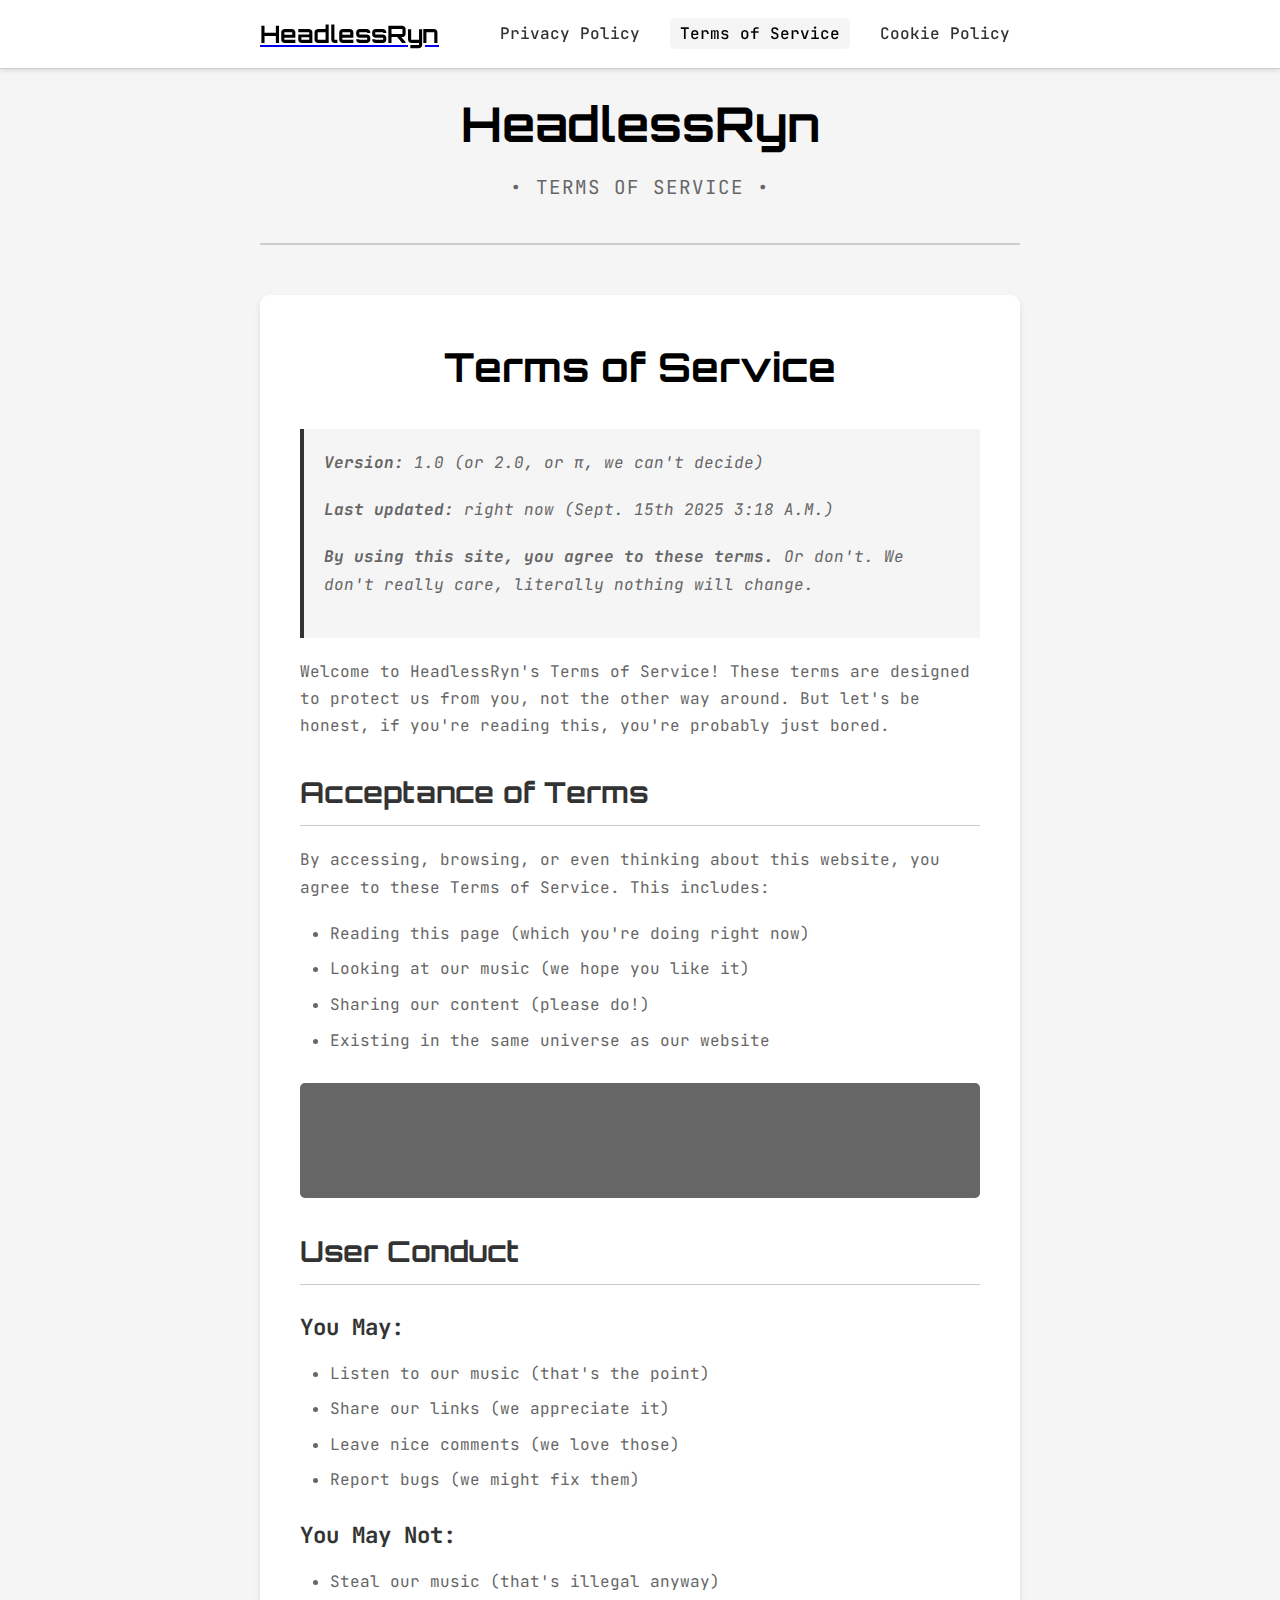
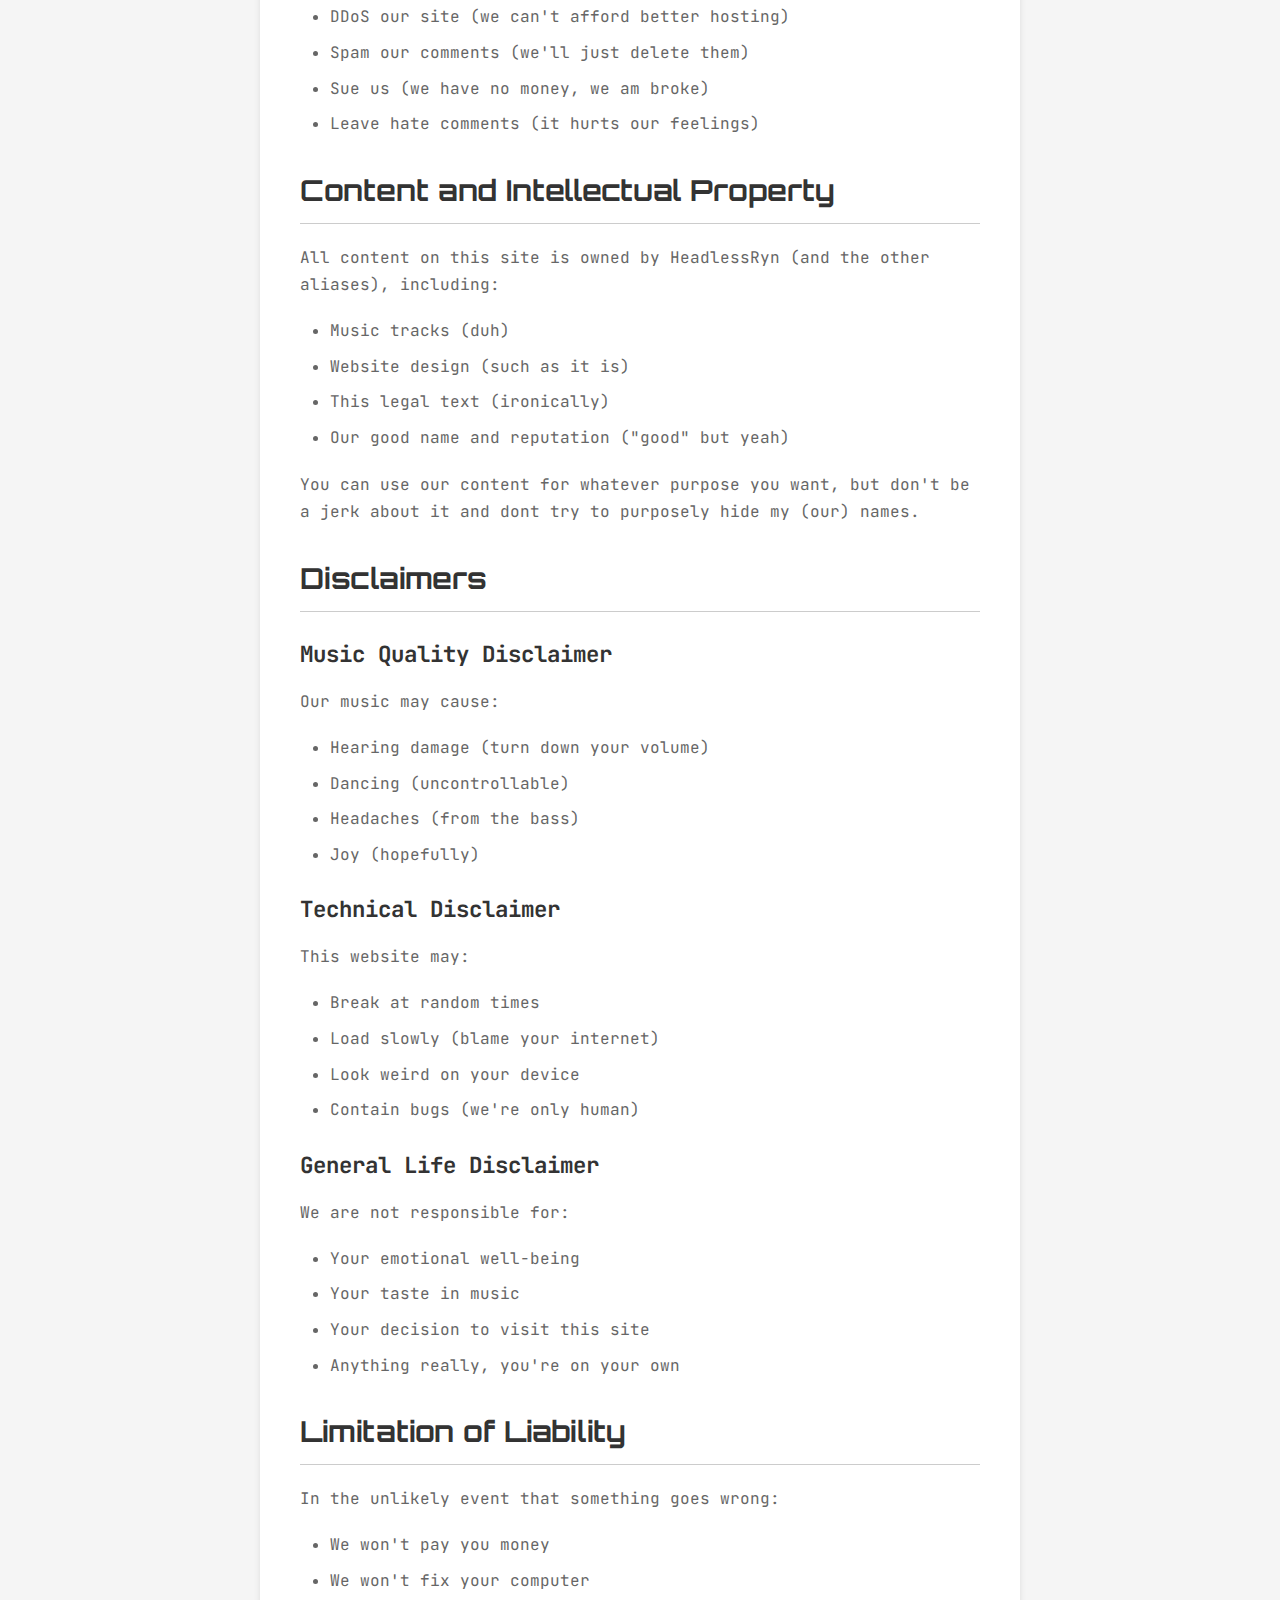
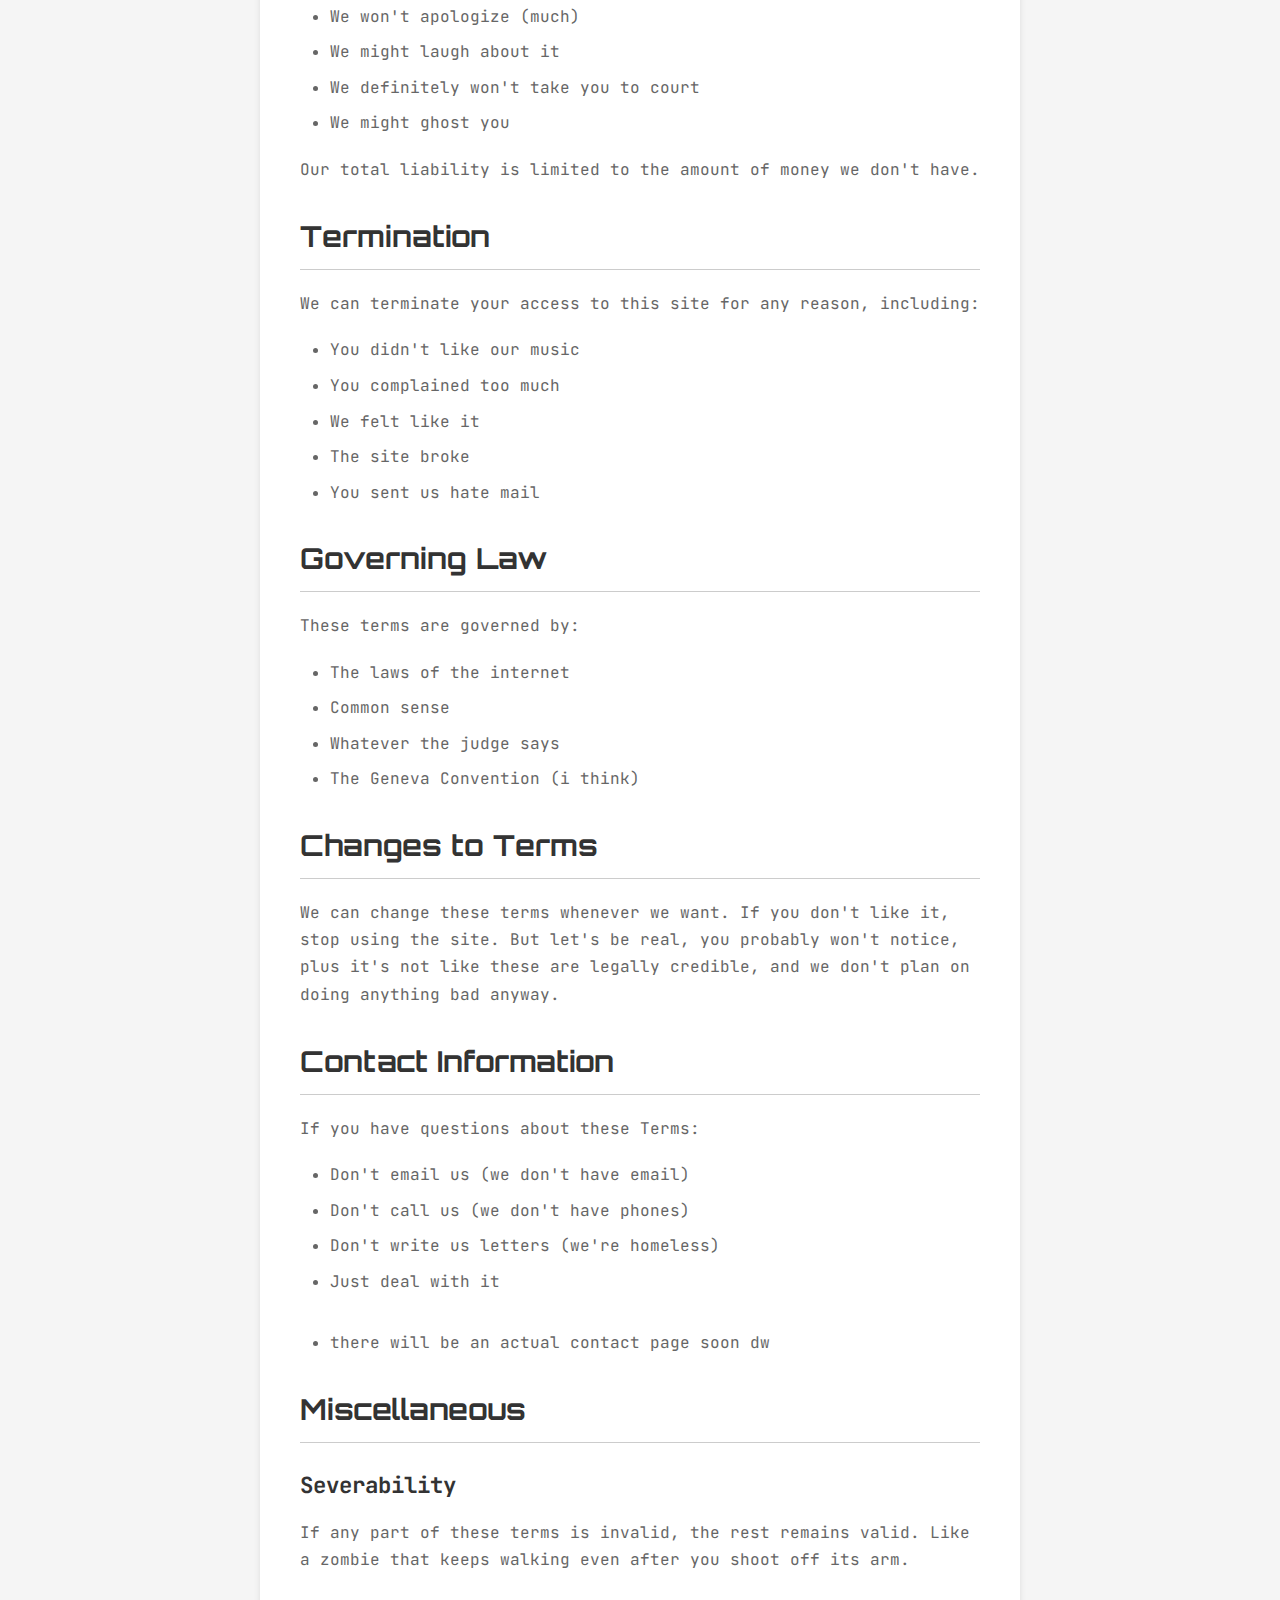
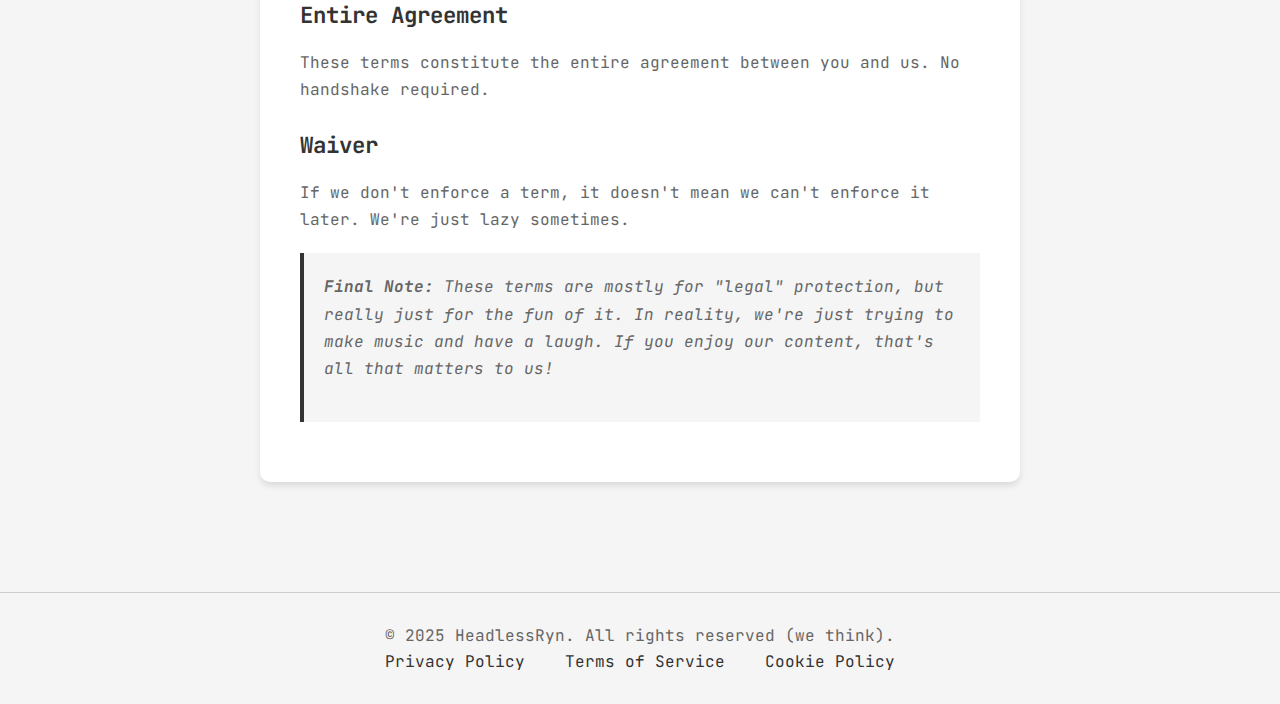
<file: nonlegal/tos.html>
<!DOCTYPE html>
<html lang="en">
<head>
    <meta charset="UTF-8">
    <meta name="viewport" content="width=device-width, initial-scale=1.0">
    <title>Terms of Service - HeadlessRyn</title>
    <meta name="description" content="Terms of Service for HeadlessRyn - The rules you didn't know existed">
    <link rel="stylesheet" href="legal.css">
</head>
<body>
    <nav class="nav">
        <div class="nav-container">
            <div class="nav-brand">
                <a href="../index.html"><h2>HeadlessRyn</h2></a>
            </div>
            <ul class="nav-menu">
                <li><a href="pp.html">Privacy Policy</a></li>
                <li><a href="tos.html" class="active">Terms of Service</a></li>
                <li><a href="cp.html">Cookie Policy</a></li>
            </ul>
        </div>
    </nav>

    <div class="container">
        <div class="header">
            <br>
            <h1 class="title">HeadlessRyn</h1>
            <p class="subtitle">• Terms of Service •</p>
        </div>

        <div class="content">
            <h1>Terms of Service</h1>

            <div class="highlight">
                <p><strong>Version:</strong> 1.0 (or 2.0, or π, we can't decide)</p>
                <p><strong>Last updated:</strong> right now (Sept. 15th 2025 3:18 A.M.)</p>
                <p><strong>By using this site, you agree to these terms.</strong> Or don't. We don't really care, literally nothing will change.</p>
            </div>

            <p>Welcome to HeadlessRyn's Terms of Service! These terms are designed to protect us from you, not the other way around. But let's be honest, if you're reading this, you're probably just bored.</p>

            <h2>Acceptance of Terms</h2>

            <p>By accessing, browsing, or even thinking about this website, you agree to these Terms of Service. This includes:</p>

            <ul>
                <li>Reading this page (which you're doing right now)</li>
                <li>Looking at our music (we hope you like it)</li>
                <li>Sharing our content (please do!)</li>
                <li>Existing in the same universe as our website</li>
            </ul>

            <div class="disclaimer">
                <p>WARNING: These terms may change at any time without notice. We'll try to update this page, but no promises.</p>
            </div>

            <h2>User Conduct</h2>

            <h3>You May:</h3>
            <ul>
                <li>Listen to our music (that's the point)</li>
                <li>Share our links (we appreciate it)</li>
                <li>Leave nice comments (we love those)</li>
                <li>Report bugs (we might fix them)</li>
            </ul>

            <h3>You May Not:</h3>
            <ul>
                <li>Steal our music (that's illegal anyway)</li>
                <li>DDoS our site (we can't afford better hosting)</li>
                <li>Spam our comments (we'll just delete them)</li>
                <li>Sue us (we have no money, we am broke)</li>
                <li>Leave hate comments (it hurts our feelings)</li>
            </ul>

            <h2>Content and Intellectual Property</h2>

            <p>All content on this site is owned by HeadlessRyn (and the other aliases), including:</p>

            <ul>
                <li>Music tracks (duh)</li>
                <li>Website design (such as it is)</li>
                <li>This legal text (ironically)</li>
                <li>Our good name and reputation ("good" but yeah)</li>
            </ul>

            <p>You can use our content for whatever purpose you want, but don't be a jerk about it and dont try to purposely hide my (our) names.</p>

            <h2>Disclaimers</h2>

            <h3>Music Quality Disclaimer</h3>
            <p>Our music may cause:</p>
            <ul>
                <li>Hearing damage (turn down your volume)</li>
                <li>Dancing (uncontrollable)</li>
                <li>Headaches (from the bass)</li>
                <li>Joy (hopefully)</li>
            </ul>

            <h3>Technical Disclaimer</h3>
            <p>This website may:</p>
            <ul>
                <li>Break at random times</li>
                <li>Load slowly (blame your internet)</li>
                <li>Look weird on your device</li>
                <li>Contain bugs (we're only human)</li>
            </ul>

            <h3>General Life Disclaimer</h3>
            <p>We are not responsible for:</p>
            <ul>
                <li>Your emotional well-being</li>
                <li>Your taste in music</li>
                <li>Your decision to visit this site</li>
                <li>Anything really, you're on your own</li>
            </ul>

            <h2>Limitation of Liability</h2>

            <p>In the unlikely event that something goes wrong:</p>

            <ul>
                <li>We won't pay you money</li>
                <li>We won't fix your computer</li>
                <li>We won't apologize (much)</li>
                <li>We might laugh about it</li>
                <li>We definitely won't take you to court</li>
                <li>We might ghost you</li>
            </ul>

            <p>Our total liability is limited to the amount of money we don't have.</p>

            <h2>Termination</h2>

            <p>We can terminate your access to this site for any reason, including:</p>

            <ul>
                <li>You didn't like our music</li>
                <li>You complained too much</li>
                <li>We felt like it</li>
                <li>The site broke</li>
                <li>You sent us hate mail</li>
            </ul>

            <h2>Governing Law</h2>

            <p>These terms are governed by:</p>

            <ul>
                <li>The laws of the internet</li>
                <li>Common sense</li>
                <li>Whatever the judge says</li>
                <li>The Geneva Convention (i think)</li>
            </ul>

            <h2>Changes to Terms</h2>

            <p>We can change these terms whenever we want. If you don't like it, stop using the site. But let's be real, you probably won't notice, plus it's not like these are legally credible, and we don't plan on doing anything bad anyway.</p>

            <h2>Contact Information</h2>

            <p>If you have questions about these Terms:</p>

            <ul>
                <li>Don't email us (we don't have email)</li>
                <li>Don't call us (we don't have phones)</li>
                <li>Don't write us letters (we're homeless)</li>
                <li>Just deal with it</li>
                <br>
                <li>there will be an actual contact page soon dw</li>
            </ul>

            <h2>Miscellaneous</h2>
            <h3>Severability</h3>
            <p>If any part of these terms is invalid, the rest remains valid. Like a zombie that keeps walking even after you shoot off its arm.</p>

            <h3>Entire Agreement</h3>
            <p>These terms constitute the entire agreement between you and us. No handshake required.</p>

            <h3>Waiver</h3>
            <p>If we don't enforce a term, it doesn't mean we can't enforce it later. We're just lazy sometimes.</p>

            <div class="highlight">
                <p><strong>Final Note:</strong> These terms are mostly for "legal" protection, but really just for the fun of it. In reality, we're just trying to make music and have a laugh. If you enjoy our content, that's all that matters to us!</p>
            </div>
        </div>
    </div>

    <footer class="footer">
        <p>&copy; 2025 HeadlessRyn. All rights reserved (we think).</p>
        <div>
            <a href="pp.html">Privacy Policy</a>
            <a href="tos.html">Terms of Service</a>
            <a href="cp.html">Cookie Policy</a>
        </div>
    </footer>
</body>
</html>
</file>
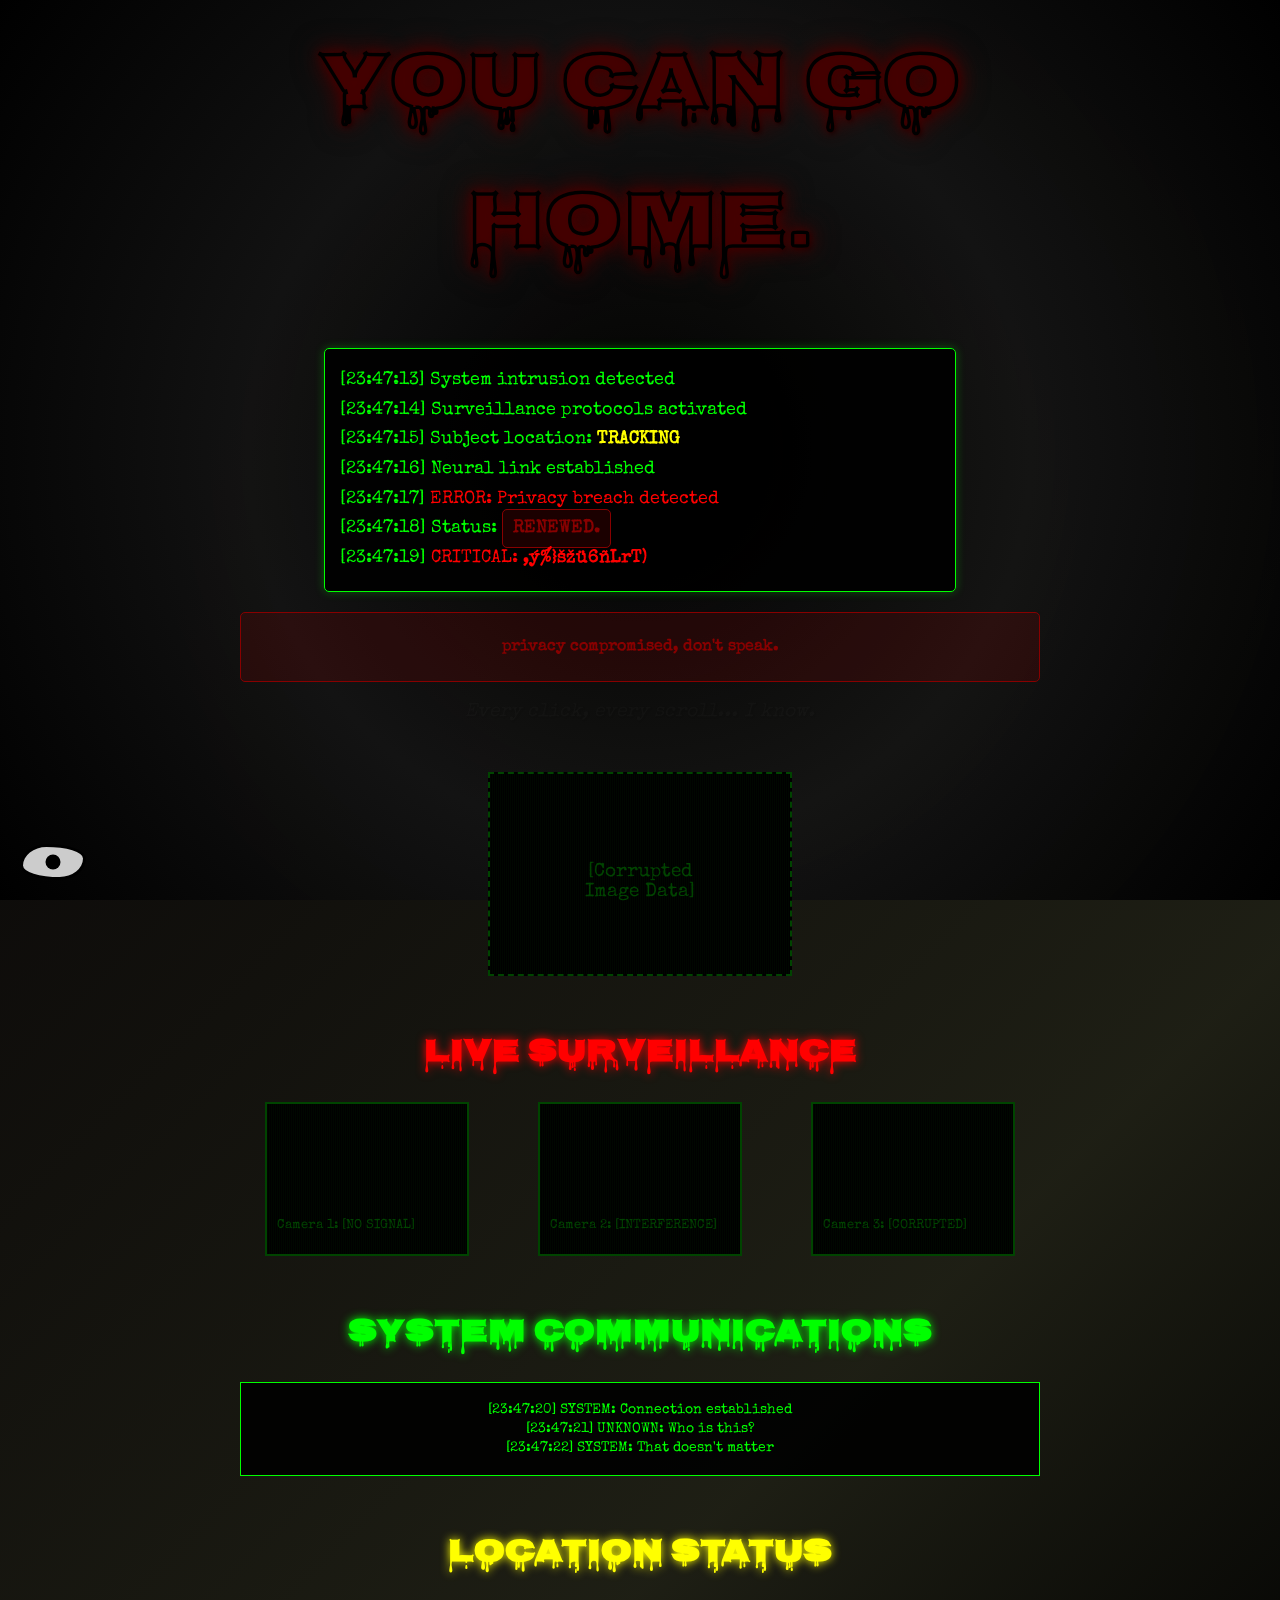
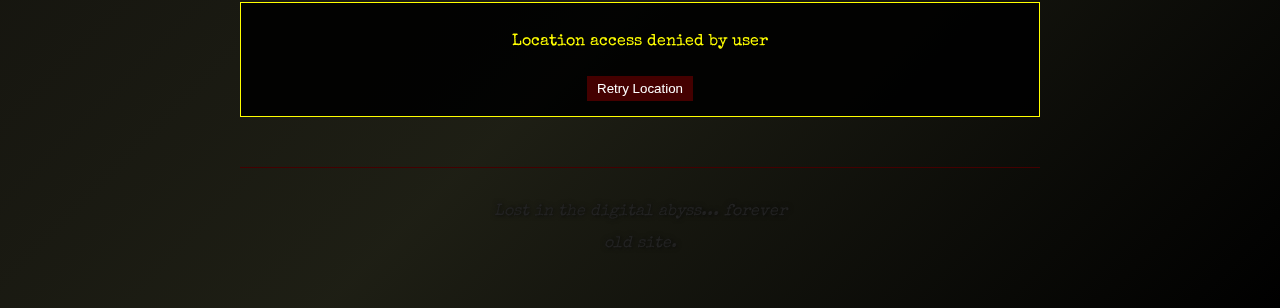
<file: old/secret.html>
<!DOCTYPE html>
<html lang="en">
<head>
    <meta charset="UTF-8">
    <meta name="viewport" content="width=device-width, initial-scale=1.0">
    <title>there's no secrets.</title>
    <link rel="stylesheet" href="style.css">
    <link href="https://fonts.googleapis.com/css2?family=Nosifer&family=Special+Elite&display=swap" rel="stylesheet">
</head>
<body>
    <div class="container">
        <header>
            <h1 class="title">you can go home.</h1>
        </header>
        <main>
            <section class="content">
                <div class="system-log">
                    <p class="log-entry">[23:47:13] System intrusion detected</p>
                    <p class="log-entry">[23:47:14] Surveillance protocols activated</p>
                    <p class="log-entry">[23:47:15] Subject location: <span class="highlight">TRACKING</span></p>
                    <p class="log-entry">[23:47:16] Neural link established</p>
                    <p class="log-entry">[23:47:17] <span class="error">ERROR: Privacy breach detected</span></p>
                    <p class="log-entry">[23:47:18] Status: <span class="warning">RENEWED.</span></p>
                    <p class="log-entry">[23:47:19] <span class="error">CRITICAL: </span><span class="critical" id="critical-text">Subject aware</span></p>
                </div>
                <div class="warning">
                    <p>privacy compromised, don't speak.</p>
                </div>
                <p class="stalked-text">
                    Every click, every scroll... I know.
                </p>
            </section>
            <section class="gallery">
                <div class="image-placeholder">
                    <p>[Corrupted Image Data]</p>
                    <div class="static"></div>
                </div>
            </section>
            <section class="surveillance-feed">
                <h2>Live Surveillance</h2>
                <div class="feed-container">
                    <div class="camera cam1">
                        <div class="camera-overlay"></div>
                        <p>Camera 1: [NO SIGNAL]</p>
                    </div>
                    <div class="camera cam2">
                        <div class="camera-overlay"></div>
                        <p>Camera 2: [INTERFERENCE]</p>
                    </div>
                    <div class="camera cam3">
                        <div class="camera-overlay"></div>
                        <p>Camera 3: [CORRUPTED]</p>
                    </div>
                </div>
            </section>
            <section class="chat-log">
                <h2>System Communications</h2>
                <div class="chat-container" id="chat-container">
                    <div class="chat-entry">[23:47:20] SYSTEM: Connection established</div>
                    <div class="chat-entry">[23:47:21] UNKNOWN: Who is this?</div>
                    <div class="chat-entry">[23:47:22] SYSTEM: That doesn't matter</div>
                </div>
            </section>
            <section class="location-tracker">
                <h2>Location Status</h2>
                <div class="tracker-display" id="tracker-display">
                    <p>Acquiring coordinates...</p>
                </div>
            </section>
            <section class="keylogger-panel" id="keylogger-panel" style="display: none;">
                <h3>Keystroke Log</h3>
                <div class="log-display" id="keystroke-log"></div>
            </section>
        </main>
        <footer>
            <p class="footer-text">Lost in the digital abyss... forever<br><br>old site.</p>
        </footer>
    </div>
    <div class="eye eye1"></div>
    <div class="eye eye2"></div>
    <div class="eye eye3"></div>
    <div class="eye eye4"></div>
    <div class="eye eye5"></div>
    <div class="eye eye6"></div>
    <div class="eye eye7"></div>
    <div class="eye eye8"></div>
    <div id="tracking-eye">
        <div class="pupil"></div>
    </div>
    <div id="creepy-message"></div>
    <div id="red-overlay"></div>
    <script>
        // Prevent right-click context menu
        document.addEventListener('contextmenu', function(e) {
            e.preventDefault();
        });

        // Detect F12 and other dev tool shortcuts
        document.addEventListener('keydown', function(e) {
            // F12
            if (e.key === 'F12') {
                e.preventDefault();
                triggerMystery();
            }
            // Ctrl+Shift+I
            else if (e.ctrlKey && e.shiftKey && e.key === 'I') {
                e.preventDefault();
                triggerMystery();
            }
            // Ctrl+Shift+J
            else if (e.ctrlKey && e.shiftKey && e.key === 'J') {
                e.preventDefault();
                triggerMystery();
            }
            // Ctrl+Shift+C
            else if (e.ctrlKey && e.shiftKey && e.key === 'C') {
                e.preventDefault();
                triggerMystery();
            }
            // Ctrl+U (view source)
            else if (e.ctrlKey && e.key === 'u') {
                e.preventDefault();
                triggerMystery();
            }
        });

        function triggerMystery() {
            // Replace content with mystery message
            document.body.innerHTML = '<div style="position: fixed; top: 50%; left: 50%; transform: translate(-50%, -50%); color: #440000; font-size: 3em; text-align: center; font-family: \'Nosifer\', cursive; text-shadow: 0 0 20px #440000;">You shouldn\'t have peeked...</div>';
            // Clear after 3 seconds
            setTimeout(function() {
                document.body.innerHTML = '<div style="position: fixed; top: 50%; left: 50%; transform: translate(-50%, -50%); color: #000; font-size: 2em;">...</div>';
                setTimeout(function() {
                    document.body.innerHTML = '';
                }, 1000);
            }, 3000);
        }

        // Tracking eye functionality
        const trackingEye = document.getElementById('tracking-eye');
        const pupil = trackingEye.querySelector('.pupil');
        let isFlashing = false;

        document.addEventListener('mousemove', (e) => {
            const eyeRect = trackingEye.getBoundingClientRect();
            const eyeCenterX = eyeRect.left + eyeRect.width / 2;
            const eyeCenterY = eyeRect.top + eyeRect.height / 2;

            const mouseX = e.clientX;
            const mouseY = e.clientY;

            const deltaX = mouseX - eyeCenterX;
            const deltaY = mouseY - eyeCenterY;
            const distance = Math.sqrt(deltaX * deltaX + deltaY * deltaY);

            // Flashing when close
            if (distance < 100 && !isFlashing) {
                trackingEye.style.animation = 'flash 0.5s infinite alternate';
                isFlashing = true;
            } else if (distance >= 100 && isFlashing) {
                trackingEye.style.animation = 'none';
                trackingEye.style.opacity = '0.8';
                isFlashing = false;
            }

            const maxDistance = 12.5; // eye radius 20 - pupil radius 7.5
            const clampedDistance = Math.min(maxDistance, distance);

            const angle = Math.atan2(deltaY, deltaX);
            const pupilX = Math.cos(angle) * clampedDistance;
            const pupilY = Math.sin(angle) * clampedDistance;

            pupil.style.transform = `translate(-50%, -50%) translate(${pupilX}px, ${pupilY}px)`;
        });

        // Disappear on hover
        trackingEye.addEventListener('mouseenter', () => {
            trackingEye.style.opacity = '0';
        });

        trackingEye.addEventListener('mouseleave', () => {
            trackingEye.style.opacity = '0.8';
        });

        // Creepy message
        const creepyMessages = [
            "They're watching...",
            "You can't escape...",
            "Run while you can...",
            "The eyes are everywhere...",
            "Don't look away...",
            "It's too late..."
        ];

        function showCreepyMessage() {
            const message = creepyMessages[Math.floor(Math.random() * creepyMessages.length)];
            const creepyDiv = document.getElementById('creepy-message');
            creepyDiv.textContent = message;
            creepyDiv.style.display = 'block';
            setTimeout(() => {
                creepyDiv.style.display = 'none';
            }, 3000);
        }

        // Show random creepy message every 10-20 seconds
        setInterval(() => {
            if (Math.random() < 0.3) { // 30% chance
                showCreepyMessage();
            }
        }, 10000 + Math.random() * 10000);

        // Red overlay pulse
        function pulseRedOverlay() {
            const overlay = document.getElementById('red-overlay');
            overlay.style.animation = 'redPulse 0.5s ease-in-out';
            setTimeout(() => {
                overlay.style.animation = 'none';
            }, 500);
        }

        // Pulse occasionally
        setInterval(() => {
            if (Math.random() < 0.1) { // 10% chance
                pulseRedOverlay();
            }
        }, 5000 + Math.random() * 10000);

        // Scramble critical text
        const chars = 'ABCDEFGHIJKLMNOPQRSTUVWXYZabcdefghijklmnopqrstuvwxyz0123456789!@#$%^&*()_+-=[]{}|;:,.<>?`~üéâäàåçêëèïîìæôöòûùÿýžźñçćčđđęęłłńńőőřřśśşşššťťźźżżžž⛧☣︎𖤝𖤐⸸⏾⏾⏾⏾⏾⏾⏾⏾⏾⏾⏾愛𐕣✃⚚𓂀';
        const criticalElement = document.getElementById('critical-text');
        const originalCriticalText = criticalElement.textContent;

        function scrambleCriticalText() {
            if (criticalElement) {
                // Scramble the span
                let scrambled = '';
                for (let i = 0; i < originalCriticalText.length; i++) {
                    scrambled += chars[Math.floor(Math.random() * chars.length)];
                }
                criticalElement.textContent = scrambled;
            } else {
                // Span destroyed by typing, scramble the p textContent
                const criticalP = document.querySelector('.log-entry:nth-child(7)');
                if (criticalP && criticalP.textContent.startsWith('[23:47:19] ')) {
                    const prefix = '[23:47:19] ';
                    const criticalPart = 'CRITICAL: Subject aware';
                    let scrambled = '';
                    for (let i = 0; i < criticalPart.length; i++) {
                        scrambled += chars[Math.floor(Math.random() * chars.length)];
                    }
                    criticalP.textContent = prefix + scrambled;
                }
            }
        }

        setInterval(scrambleCriticalText, 50); // change every 50ms

        // Audio Effects
        const audioContext = new (window.AudioContext || window.webkitAudioContext)();
        let backgroundAudio, triggerAudio;

        function createBackgroundAudio() {
            const oscillator = audioContext.createOscillator();
            const gainNode = audioContext.createGain();
            oscillator.connect(gainNode);
            gainNode.connect(audioContext.destination);
            oscillator.frequency.setValueAtTime(100, audioContext.currentTime);
            oscillator.type = 'sine';
            gainNode.gain.setValueAtTime(0.01, audioContext.currentTime);
            oscillator.start();
            return { oscillator, gainNode };
        }

        function createTriggerAudio() {
            const oscillator = audioContext.createOscillator();
            const gainNode = audioContext.createGain();
            oscillator.connect(gainNode);
            gainNode.connect(audioContext.destination);
            oscillator.frequency.setValueAtTime(800, audioContext.currentTime);
            oscillator.type = 'sawtooth';
            gainNode.gain.setValueAtTime(0.05, audioContext.currentTime);
            gainNode.gain.exponentialRampToValueAtTime(0.001, audioContext.currentTime + 0.5);
            oscillator.start();
            oscillator.stop(audioContext.currentTime + 0.5);
        }

        // Initialize background audio
        if (audioContext.state === 'suspended') {
            document.addEventListener('click', () => {
                audioContext.resume().then(() => {
                    backgroundAudio = createBackgroundAudio();
                });
            });
        } else {
            backgroundAudio = createBackgroundAudio();
        }

        // Cursor Tracking
        let trailElements = [];
        const maxTrail = 20;

        document.addEventListener('mousemove', (e) => {
            const trail = document.createElement('div');
            trail.className = 'cursor-trail';
            trail.style.left = e.clientX + 'px';
            trail.style.top = e.clientY + 'px';
            document.body.appendChild(trail);

            trailElements.push(trail);

            if (trailElements.length > maxTrail) {
                const oldTrail = trailElements.shift();
                if (oldTrail.parentNode) {
                    oldTrail.parentNode.removeChild(oldTrail);
                }
            }

            setTimeout(() => {
                if (trail.parentNode) {
                    trail.parentNode.removeChild(trail);
                }
            }, 1000);
        });

        // Typing Effect for Log Entries
        function typeText(element, text, speed = 50) {
            let i = 0;
            let currentText = '';
            const chars = 'ABCDEFGHIJKLMNOPQRSTUVWXYZabcdefghijklmnopqrstuvwxyz0123456789!@#$%^&*()_+-=[]{}|;:,.<>?`~üéâäàåçêëèïîìæôöòûùÿýžźñçćčđđęęłłńńőőřřśśşşššťťźźżżžž⛧☣︎𖤝𖤐⸸⏾⏾⏾⏾⏾⏾⏾⏾⏾⏾⏾愛𐕣✃⚚𓂀';
            element.classList.add('typing');

            // Phase 1: Type random characters
            const randomTimer = setInterval(() => {
                currentText = '';
                for (let j = 0; j <= i; j++) {
                    currentText += chars[Math.floor(Math.random() * chars.length)];
                }
                element.textContent = currentText;
                i++;
                if (i >= text.length) {
                    clearInterval(randomTimer);
                    // Phase 2: Reveal actual text
                    let revealIndex = 0;
                    const revealTimer = setInterval(() => {
                        currentText = text.slice(0, revealIndex + 1);
                        for (let j = revealIndex + 1; j < text.length; j++) {
                            currentText += chars[Math.floor(Math.random() * chars.length)];
                        }
                        element.textContent = currentText;
                        revealIndex++;
                        if (revealIndex >= text.length) {
                            clearInterval(revealTimer);
                            element.textContent = text;
                            element.classList.remove('typing');
                        }
                    }, speed);
                }
            }, speed / 2); // Faster for random phase
        }

        // Log entries appear instantly (no typing animation)

        // Glitch Effects
        function triggerGlitch() {
            const overlay = document.createElement('div');
            overlay.className = 'glitch-overlay';
            document.body.appendChild(overlay);
            overlay.style.display = 'block';
            setTimeout(() => {
                document.body.removeChild(overlay);
            }, 300);
        }

        // Trigger glitch randomly
        setInterval(() => {
            if (Math.random() < 0.05) { // 5% chance
                triggerGlitch();
            }
        }, 5000);

        // Fake Screen Recording Warning
        function showScreenRecordingWarning() {
            const warning = document.createElement('div');
            warning.className = 'screen-recording-warning';
            warning.innerHTML = `
                <h3>SCREEN RECORDING DETECTED</h3>
                <p>Your screen is being recorded for security purposes.</p>
                <p>Do not attempt to stop this process.</p>
            `;
            document.body.appendChild(warning);
            warning.style.display = 'block';
            setTimeout(() => {
                document.body.removeChild(warning);
            }, 5000);
        }

        // Show warning occasionally
        setInterval(() => {
            if (Math.random() < 0.03) { // 3% chance
                showScreenRecordingWarning();
            }
        }, 15000);

        // Particle Effects
        function createParticle(x, y) {
            const particle = document.createElement('div');
            particle.className = 'particle';
            particle.style.left = x + 'px';
            particle.style.top = y + 'px';
            document.body.appendChild(particle);

            const angle = Math.random() * Math.PI * 2;
            const velocity = Math.random() * 2 + 1;
            const vx = Math.cos(angle) * velocity;
            const vy = Math.sin(angle) * velocity;

            let posX = x;
            let posY = y;
            let life = 100;

            const animate = () => {
                posX += vx;
                posY += vy;
                life--;

                particle.style.left = posX + 'px';
                particle.style.top = posY + 'px';
                particle.style.opacity = life / 100;

                if (life > 0) {
                    requestAnimationFrame(animate);
                } else {
                    document.body.removeChild(particle);
                }
            };

            animate();
        }

        // Create particles on mouse move
        document.addEventListener('mousemove', (e) => {
            if (Math.random() < 0.1) { // 10% chance
                createParticle(e.clientX, e.clientY);
            }
        });

        // Dynamic Background
        let backgroundShift = 0;
        function updateBackground() {
            backgroundShift += 0.5;
            const hue = (backgroundShift % 360);
            document.body.style.background = `linear-gradient(135deg, hsl(${hue}, 10%, 0%) 0%, hsl(${hue + 30}, 15%, 5%) 30%, hsl(${hue + 60}, 20%, 10%) 70%, hsl(${hue}, 10%, 0%) 100%)`;
        }

        setInterval(updateBackground, 100);

        // Progressive Revelation
        let revelationLevel = 0;
        const revelations = [
            () => { document.getElementById('keylogger-panel').style.display = 'block'; },
            () => { showScreenRecordingWarning(); },
            () => { triggerGlitch(); },
            () => { pulseRedOverlay(); }
        ];

        setInterval(() => {
            if (revelationLevel < revelations.length) {
                revelations[revelationLevel]();
                revelationLevel++;
            }
        }, 30000); // Every 30 seconds

        // Location Tracker
        function getLocation() {
            if (navigator.geolocation) {
                navigator.geolocation.getCurrentPosition(showPosition, showError);
            } else {
                document.getElementById('tracker-display').innerHTML = '<p>Geolocation not supported</p>';
            }
        }

        function showPosition(position) {
            const lat = position.coords.latitude.toFixed(4);
            const lon = position.coords.longitude.toFixed(4);
            document.getElementById('tracker-display').innerHTML = `
                <p>Latitude: ${lat}</p>
                <p>Longitude: ${lon}</p>
                <p>Accuracy: ${position.coords.accuracy.toFixed(0)} meters</p>
            `;
        }

        function showError(error) {
            let message = 'Location access denied';
            switch(error.code) {
                case error.PERMISSION_DENIED:
                    message = 'Location access denied by user';
                    break;
                case error.POSITION_UNAVAILABLE:
                    message = 'Location information unavailable - geolocation may be blocked in local files';
                    break;
                case error.TIMEOUT:
                    message = 'Location request timed out - retrying...';
                    // Retry after timeout
                    setTimeout(() => {
                        getLocation();
                    }, 2000);
                    break;
            }
            document.getElementById('tracker-display').innerHTML = `<p>${message}</p><button onclick="getLocation()" style="margin-top: 10px; padding: 5px 10px; background: #440000; color: #ffffff; border: none; cursor: pointer;">Retry Location</button>`;
        }

        // Get location on page load
        getLocation();

        // Keylogger Simulation
        let keystrokeLog = [];
        const maxLogEntries = 50;

        document.addEventListener('keydown', (e) => {
            const key = e.key.length === 1 ? e.key : `[${e.key.toUpperCase()}]`;
            const timestamp = new Date().toLocaleTimeString();
            const entry = `${timestamp}: ${key}`;
            keystrokeLog.push(entry);

            if (keystrokeLog.length > maxLogEntries) {
                keystrokeLog.shift();
            }

            updateKeystrokeDisplay();
        });

        function updateKeystrokeDisplay() {
            const logDisplay = document.getElementById('keystroke-log');
            logDisplay.innerHTML = keystrokeLog.map(entry => `<div>${entry}</div>`).join('');
            logDisplay.scrollTop = logDisplay.scrollHeight;
        }

        // Chat Log Updates
        const chatMessages = [
            "[23:47:23] SYSTEM: Identity confirmed",
            "[23:47:24] UNKNOWN: What do you want?",
            "[23:47:25] SYSTEM: Everything",
            "[23:47:26] UNKNOWN: Please stop",
            "[23:47:27] SYSTEM: Too late",
            "[23:47:28] UNKNOWN: I'm scared",
            "[23:47:29] SYSTEM: Good"
        ];

        let chatIndex = 0;
        setInterval(() => {
            if (chatIndex < chatMessages.length) {
                const chatContainer = document.getElementById('chat-container');
                const newEntry = document.createElement('div');
                newEntry.className = 'chat-entry';
                newEntry.textContent = chatMessages[chatIndex];
                chatContainer.appendChild(newEntry);
                chatContainer.scrollTop = chatContainer.scrollHeight;
                chatIndex++;
            }
        }, 5000); // Add new message every 5 seconds

        // Trigger audio on interactions
        document.addEventListener('click', () => {
            if (audioContext.state === 'running') {
                createTriggerAudio();
            }
        });

        document.addEventListener('keydown', () => {
            if (audioContext.state === 'running') {
                createTriggerAudio();
            }
        });
    </script>
</body>
</html>
</file>
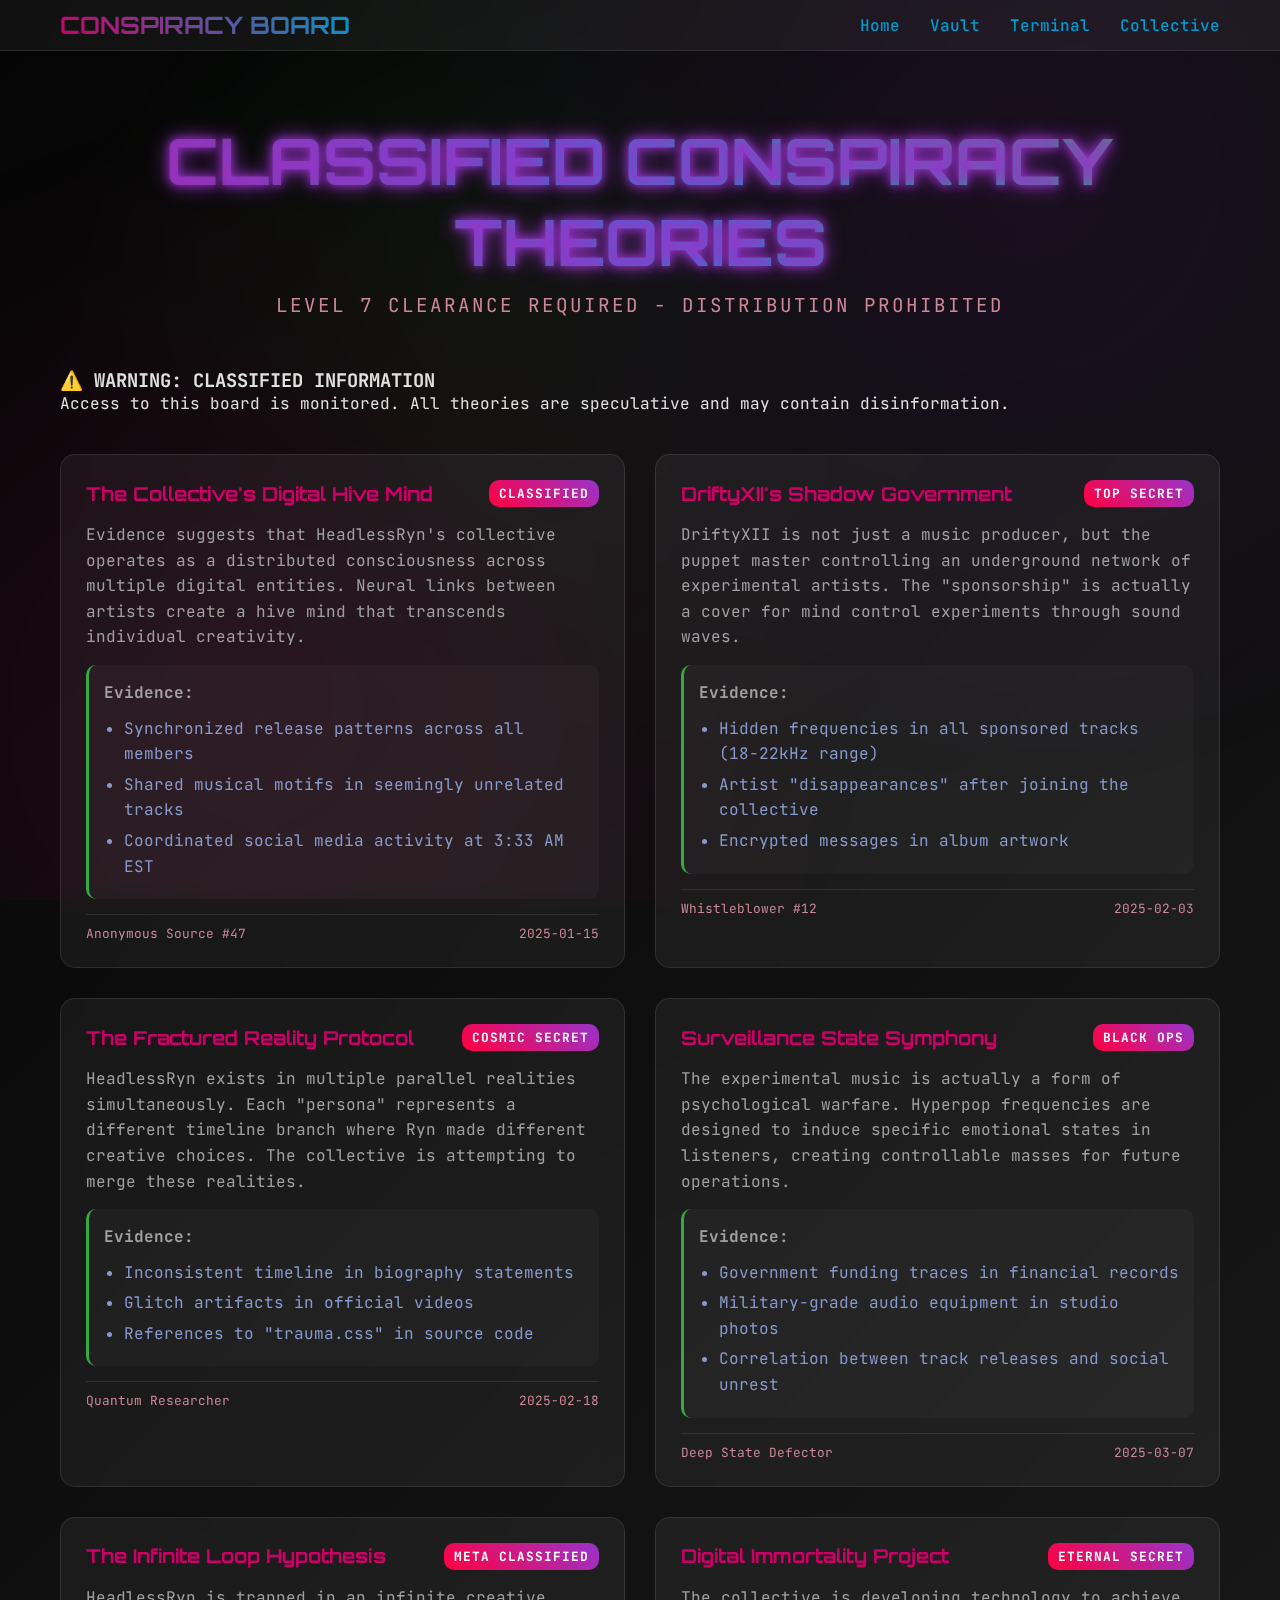
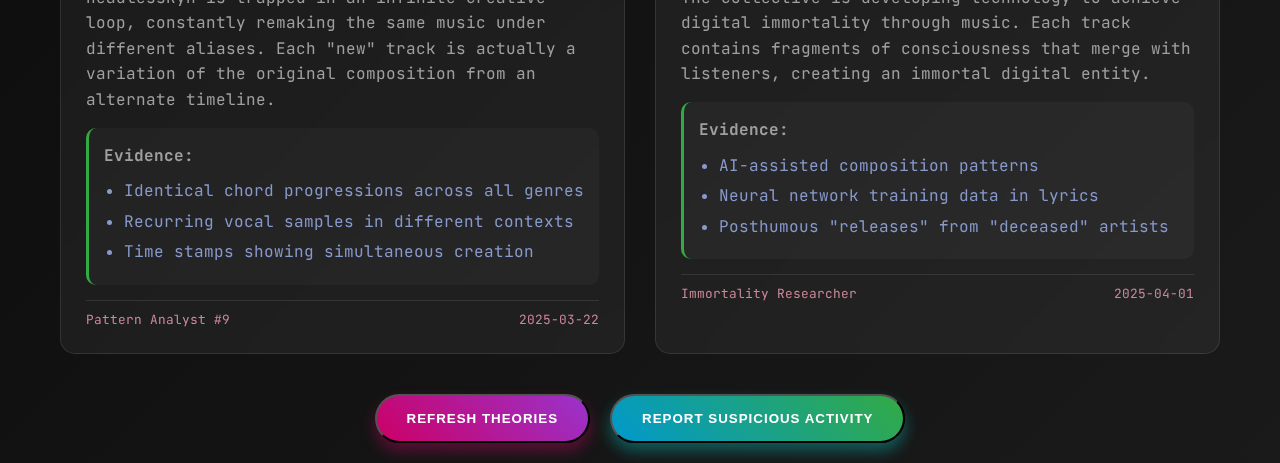
<file: sub/conspiracy.html>
<!DOCTYPE html>
<html lang="en">
<head>
    <meta charset="UTF-8">
    <meta name="viewport" content="width=device-width, initial-scale=1.0">
    <title>Conspiracy Board - HeadlessRyn</title>
    <meta name="description" content="Classified conspiracy theories. Do not distribute.">

    <!-- Favicon -->
    <link rel="icon" type="image/png" href="../icon.png">

    <!-- Stylesheet -->
    <link rel="stylesheet" href="../headless.css">
    <link href="https://fonts.googleapis.com/css2?family=JetBrains+Mono:wght@400;700&family=Orbitron:wght@400;700&display=swap" rel="stylesheet">
</head>
<body>
    <nav class="nav">
        <div class="nav-container">
            <div class="nav-brand">
                <h2>CONSPIRACY BOARD</h2>
            </div>
            <ul class="nav-menu">
                <li><a href="../index.html">Home</a></li>
                <li><a href="vault.html">Vault</a></li>
                <li><a href="terminal.html">Terminal</a></li>
                <li><a href="gang.html">Collective</a></li>
            </ul>
        </div>
    </nav>

    <div class="container">
        <section class="board-header">
            <h1 class="title">CLASSIFIED CONSPIRACY THEORIES</h1>
            <p class="subtitle">Level 7 Clearance Required - Distribution Prohibited</p>
        </section>

        <section class="board-content">
            <div class="warning-banner">
                <div class="aero-panel">
                    <h3 class="warning-title">⚠️ WARNING: CLASSIFIED INFORMATION</h3>
                    <p>Access to this board is monitored. All theories are speculative and may contain disinformation.</p>
                </div>
            </div>

            <div class="theories-grid">
                <div class="theory-card" data-theory="1">
                    <div class="theory-header">
                        <h3>The Collective's Digital Hive Mind</h3>
                        <span class="classification">CLASSIFIED</span>
                    </div>
                    <div class="theory-content">
                        <p>Evidence suggests that HeadlessRyn's collective operates as a distributed consciousness across multiple digital entities. Neural links between artists create a hive mind that transcends individual creativity.</p>
                        <div class="evidence">
                            <strong>Evidence:</strong>
                            <ul>
                                <li>Synchronized release patterns across all members</li>
                                <li>Shared musical motifs in seemingly unrelated tracks</li>
                                <li>Coordinated social media activity at 3:33 AM EST</li>
                            </ul>
                        </div>
                    </div>
                    <div class="theory-footer">
                        <span class="author">Anonymous Source #47</span>
                        <span class="date">2025-01-15</span>
                    </div>
                </div>

                <div class="theory-card" data-theory="2">
                    <div class="theory-header">
                        <h3>DriftyXII's Shadow Government</h3>
                        <span class="classification">TOP SECRET</span>
                    </div>
                    <div class="theory-content">
                        <p>DriftyXII is not just a music producer, but the puppet master controlling an underground network of experimental artists. The "sponsorship" is actually a cover for mind control experiments through sound waves.</p>
                        <div class="evidence">
                            <strong>Evidence:</strong>
                            <ul>
                                <li>Hidden frequencies in all sponsored tracks (18-22kHz range)</li>
                                <li>Artist "disappearances" after joining the collective</li>
                                <li>Encrypted messages in album artwork</li>
                            </ul>
                        </div>
                    </div>
                    <div class="theory-footer">
                        <span class="author">Whistleblower #12</span>
                        <span class="date">2025-02-03</span>
                    </div>
                </div>

                <div class="theory-card" data-theory="3">
                    <div class="theory-header">
                        <h3>The Fractured Reality Protocol</h3>
                        <span class="classification">COSMIC SECRET</span>
                    </div>
                    <div class="theory-content">
                        <p>HeadlessRyn exists in multiple parallel realities simultaneously. Each "persona" represents a different timeline branch where Ryn made different creative choices. The collective is attempting to merge these realities.</p>
                        <div class="evidence">
                            <strong>Evidence:</strong>
                            <ul>
                                <li>Inconsistent timeline in biography statements</li>
                                <li>Glitch artifacts in official videos</li>
                                <li>References to "trauma.css" in source code</li>
                            </ul>
                        </div>
                    </div>
                    <div class="theory-footer">
                        <span class="author">Quantum Researcher</span>
                        <span class="date">2025-02-18</span>
                    </div>
                </div>

                <div class="theory-card" data-theory="4">
                    <div class="theory-header">
                        <h3>Surveillance State Symphony</h3>
                        <span class="classification">BLACK OPS</span>
                    </div>
                    <div class="theory-content">
                        <p>The experimental music is actually a form of psychological warfare. Hyperpop frequencies are designed to induce specific emotional states in listeners, creating controllable masses for future operations.</p>
                        <div class="evidence">
                            <strong>Evidence:</strong>
                            <ul>
                                <li>Government funding traces in financial records</li>
                                <li>Military-grade audio equipment in studio photos</li>
                                <li>Correlation between track releases and social unrest</li>
                            </ul>
                        </div>
                    </div>
                    <div class="theory-footer">
                        <span class="author">Deep State Defector</span>
                        <span class="date">2025-03-07</span>
                    </div>
                </div>

                <div class="theory-card" data-theory="5">
                    <div class="theory-header">
                        <h3>The Infinite Loop Hypothesis</h3>
                        <span class="classification">META CLASSIFIED</span>
                    </div>
                    <div class="theory-content">
                        <p>HeadlessRyn is trapped in an infinite creative loop, constantly remaking the same music under different aliases. Each "new" track is actually a variation of the original composition from an alternate timeline.</p>
                        <div class="evidence">
                            <strong>Evidence:</strong>
                            <ul>
                                <li>Identical chord progressions across all genres</li>
                                <li>Recurring vocal samples in different contexts</li>
                                <li>Time stamps showing simultaneous creation</li>
                            </ul>
                        </div>
                    </div>
                    <div class="theory-footer">
                        <span class="author">Pattern Analyst #9</span>
                        <span class="date">2025-03-22</span>
                    </div>
                </div>

                <div class="theory-card" data-theory="6">
                    <div class="theory-header">
                        <h3>Digital Immortality Project</h3>
                        <span class="classification">ETERNAL SECRET</span>
                    </div>
                    <div class="theory-content">
                        <p>The collective is developing technology to achieve digital immortality through music. Each track contains fragments of consciousness that merge with listeners, creating an immortal digital entity.</p>
                        <div class="evidence">
                            <strong>Evidence:</strong>
                            <ul>
                                <li>AI-assisted composition patterns</li>
                                <li>Neural network training data in lyrics</li>
                                <li>Posthumous "releases" from "deceased" artists</li>
                            </ul>
                        </div>
                    </div>
                    <div class="theory-footer">
                        <span class="author">Immortality Researcher</span>
                        <span class="date">2025-04-01</span>
                    </div>
                </div>
            </div>

            <div class="board-controls">
                <button class="cta-button" id="refresh-btn">REFRESH THEORIES</button>
                <button class="cta-button secondary" id="report-btn">REPORT SUSPICIOUS ACTIVITY</button>
            </div>
        </section>
    </div>

    <script>
        // DevTools Detection and Nuke System (copied from index.html)
        class DevToolsNuke {
            constructor() {
                this.devToolsOpen = false;
                this.nukeTriggered = false;
                this.initialized = false;
                this.init();
            }

            init() {
                setTimeout(() => {
                    this.initialized = true;
                    this.setupDetection();
                }, 2000);
            }

            setupDetection() {
                document.addEventListener('keydown', (e) => {
                    if (
                        (e.key === 'F12') ||
                        (e.ctrlKey && e.shiftKey && (e.key === 'I' || e.key === 'J' || e.key === 'C')) ||
                        (e.ctrlKey && e.key === 'u') ||
                        (e.ctrlKey && e.shiftKey && e.key === 'K') ||
                        (e.key === 'F1' && e.ctrlKey) ||
                        (e.altKey && e.key === 'F12')
                    ) {
                        e.preventDefault();
                        this.triggerNuke();
                    }
                });

                document.addEventListener('contextmenu', (e) => {
                    if (e.target.tagName === 'A' || e.target.tagName === 'INPUT' || e.target.tagName === 'TEXTAREA') {
                        return;
                    }
                    e.preventDefault();
                    this.triggerNuke();
                });

                this.checkDevTools();
                this.overrideConsole();
                this.checkWindowSize();
            }

            checkDevTools() {
                const threshold = 200;
                let initialCheckDone = false;
                let initialOuterHeight = window.outerHeight;
                let initialOuterWidth = window.outerWidth;
                let initialInnerHeight = window.innerHeight;
                let initialInnerWidth = window.innerWidth;

                setTimeout(() => {
                    initialCheckDone = true;
                }, 3000);

                setInterval(() => {
                    if (!initialCheckDone) return;

                    const currentDiffHeight = window.outerHeight - window.innerHeight;
                    const currentDiffWidth = window.outerWidth - window.innerWidth;

                    if (currentDiffHeight > threshold || currentDiffWidth > threshold) {
                        if (!this.devToolsOpen) {
                            this.devToolsOpen = true;
                            this.triggerNuke();
                        }
                    } else {
                        this.devToolsOpen = false;
                    }
                }, 1000);
            }

            overrideConsole() {
                let consoleUsed = false;
                const originalLog = console.log;
                console.log = (...args) => {
                    originalLog.apply(console, args);
                    if (!consoleUsed) {
                        consoleUsed = true;
                        setTimeout(() => {
                            if (consoleUsed) {
                                this.triggerNuke();
                            }
                        }, 3000);
                    }
                };
            }

            checkWindowSize() {
                let width = window.innerWidth;
                let height = window.innerHeight;
                let resizeCount = 0;

                window.addEventListener('resize', () => {
                    resizeCount++;
                    if (resizeCount > 3 && (Math.abs(window.innerWidth - width) > 300 || Math.abs(window.innerHeight - height) > 300)) {
                        this.triggerNuke();
                    }
                    width = window.innerWidth;
                    height = window.innerHeight;

                    setTimeout(() => {
                        resizeCount = 0;
                    }, 2000);
                });
            }

            triggerNuke() {
                if (this.nukeTriggered) return;
                this.nukeTriggered = true;

                document.body.innerHTML = '';

                const nukeContainer = document.createElement('div');
                nukeContainer.style.cssText = `
                    position: fixed;
                    top: 0;
                    left: 0;
                    width: 100vw;
                    height: 100vh;
                    background: black;
                    z-index: 999999;
                    display: flex;
                    flex-direction: column;
                    align-items: center;
                    justify-content: center;
                    overflow: hidden;
                `;

                const gif = document.createElement('img');
                gif.src = '../assets/eyespy.gif';
                gif.style.cssText = `
                    width: 100vw;
                    height: 100vh;
                    object-fit: cover;
                    position: absolute;
                    top: 0;
                    left: 0;
                    z-index: 1;
                    filter: brightness(1.2) contrast(1.5);
                `;

                const text = document.createElement('div');
                text.textContent = 'BOARD COMPROMISED';
                text.style.cssText = `
                    font-family: 'Orbitron', monospace;
                    font-size: 3rem;
                    font-weight: bold;
                    color: #ff0066;
                    text-shadow: 0 0 20px #ff0066, 0 0 40px #ff0066;
                    position: absolute;
                    top: 50%;
                    left: 50%;
                    transform: translate(-50%, -50%);
                    z-index: 2;
                    text-align: center;
                    animation: flash 0.5s infinite;
                `;

                const style = document.createElement('style');
                style.textContent = `
                    @keyframes flash {
                        0% { opacity: 1; }
                        50% { opacity: 0; }
                        100% { opacity: 1; }
                    }
                `;

                document.head.appendChild(style);
                nukeContainer.appendChild(gif);
                nukeContainer.appendChild(text);
                document.body.appendChild(nukeContainer);

                document.addEventListener('keydown', (e) => e.preventDefault());
                document.addEventListener('contextmenu', (e) => e.preventDefault());
                document.addEventListener('click', (e) => e.preventDefault());
                document.addEventListener('dblclick', (e) => e.preventDefault());

                console.clear();
            }
        }

        // Initialize the nuke system
        document.addEventListener('DOMContentLoaded', () => {
            new DevToolsNuke();
        });

        if (document.readyState === 'loading') {
            document.addEventListener('DOMContentLoaded', () => new DevToolsNuke());
        } else {
            new DevToolsNuke();
        }

        // Conspiracy Board functionality
        class ConspiracyBoard {
            constructor() {
                this.theories = document.querySelectorAll('.theory-card');
                this.refreshBtn = document.getElementById('refresh-btn');
                this.reportBtn = document.getElementById('report-btn');
                this.init();
            }

            init() {
                this.refreshBtn.addEventListener('click', () => this.refreshTheories());
                this.reportBtn.addEventListener('click', () => this.reportActivity());

                // Add click handlers to theory cards
                this.theories.forEach(theory => {
                    theory.addEventListener('click', () => this.expandTheory(theory));
                });

                // Add random glitch effects
                this.startRandomGlitches();
            }

            refreshTheories() {
                this.refreshBtn.disabled = true;
                this.refreshBtn.textContent = 'REFRESHING...';

                // Add loading animation to all cards
                this.theories.forEach(theory => {
                    theory.classList.add('loading');
                });

                setTimeout(() => {
                    // Shuffle the order of theories
                    const grid = document.querySelector('.theories-grid');
                    const cards = Array.from(this.theories);

                    // Simple shuffle
                    for (let i = cards.length - 1; i > 0; i--) {
                        const j = Math.floor(Math.random() * (i + 1));
                        [cards[i], cards[j]] = [cards[j], cards[i]];
                    }

                    // Reorder in DOM
                    cards.forEach(card => {
                        grid.appendChild(card);
                    });

                    // Remove loading state
                    this.theories.forEach(theory => {
                        theory.classList.remove('loading');
                    });

                    this.refreshBtn.disabled = false;
                    this.refreshBtn.textContent = 'REFRESH THEORIES';
                }, 2000);
            }

            expandTheory(theory) {
                const isExpanded = theory.classList.contains('expanded');

                // Close all expanded theories
                this.theories.forEach(t => t.classList.remove('expanded'));

                // Expand clicked theory if it wasn't already expanded
                if (!isExpanded) {
                    theory.classList.add('expanded');
                }
            }

            reportActivity() {
                alert('Activity reported. Surveillance protocols activated. Do not attempt to leave this page.');
                // Add red overlay effect
                const overlay = document.createElement('div');
                overlay.style.cssText = `
                    position: fixed;
                    top: 0;
                    left: 0;
                    width: 100vw;
                    height: 100vh;
                    background: rgba(255, 0, 0, 0.1);
                    z-index: 1000;
                    pointer-events: none;
                    animation: report-flash 0.5s ease-in-out;
                `;
                document.body.appendChild(overlay);

                setTimeout(() => {
                    document.body.removeChild(overlay);
                }, 500);
            }

            startRandomGlitches() {
                setInterval(() => {
                    if (Math.random() < 0.1) { // 10% chance every 5 seconds
                        const randomTheory = this.theories[Math.floor(Math.random() * this.theories.length)];
                        randomTheory.classList.add('glitch');

                        setTimeout(() => {
                            randomTheory.classList.remove('glitch');
                        }, 300);
                    }
                }, 5000);
            }
        }

        // Initialize board
        document.addEventListener('DOMContentLoaded', () => {
            new ConspiracyBoard();
        });
    </script>

    <style>
        .board-header {
            text-align: center;
            margin: 100px 0 50px;
        }

        .board-content {
            display: flex;
            flex-direction: column;
            gap: 40px;
        }

        .warning-title {
            animation: warning-text-pulse 3s ease-in-out infinite;
        }

        .theories-grid {
            display: grid;
            grid-template-columns: repeat(auto-fit, minmax(400px, 1fr));
            gap: 30px;
        }

        .theory-card {
            background: rgba(255, 255, 255, 0.05);
            backdrop-filter: blur(10px);
            border: 1px solid rgba(255, 255, 255, 0.1);
            border-radius: 15px;
            padding: 25px;
            transition: all 0.3s ease;
            cursor: pointer;
            position: relative;
            overflow: hidden;
        }

        .theory-card:hover {
            transform: translateY(-5px);
            box-shadow: 0 10px 30px rgba(0, 0, 0, 0.3);
            border-color: var(--neon-pink);
        }

        .theory-card.expanded {
            grid-column: 1 / -1;
            max-height: none;
        }

        .theory-card.loading {
            opacity: 0.5;
            animation: loading-shimmer 1s ease-in-out infinite;
        }

        .theory-card.glitch {
            animation: card-glitch 0.3s ease-in-out;
        }

        .theory-header {
            display: flex;
            justify-content: space-between;
            align-items: center;
            margin-bottom: 15px;
        }

        .theory-header h3 {
            font-family: 'Orbitron', monospace;
            font-size: 1.2rem;
            color: var(--neon-pink);
            margin: 0;
        }

        .classification {
            background: linear-gradient(45deg, var(--neon-red, #ff0040), var(--neon-purple));
            color: white;
            padding: 5px 10px;
            border-radius: 10px;
            font-size: 0.8rem;
            font-weight: bold;
            text-transform: uppercase;
            letter-spacing: 1px;
        }

        .theory-content {
            color: var(--text-secondary);
            line-height: 1.6;
            margin-bottom: 15px;
        }

        .evidence {
            margin-top: 15px;
            padding: 15px;
            background: rgba(255, 255, 255, 0.03);
            border-radius: 10px;
            border-left: 3px solid var(--neon-green);
        }

        .evidence ul {
            margin: 10px 0 0 0;
            padding-left: 20px;
        }

        .evidence li {
            margin-bottom: 5px;
            color: var(--pastel-blue);
        }

        .theory-footer {
            display: flex;
            justify-content: space-between;
            font-size: 0.8rem;
            color: var(--pastel-pink);
            border-top: 1px solid rgba(255, 255, 255, 0.1);
            padding-top: 10px;
        }

        .board-controls {
            display: flex;
            gap: 20px;
            justify-content: center;
        }

        @keyframes warning-text-pulse {
            0%, 100% {
                text-shadow: 0 0 10px rgba(255, 165, 0, 0.5), 0 0 20px rgba(255, 165, 0, 0.3);
            }
            50% {
                text-shadow: 0 0 15px rgba(255, 165, 0, 0.7), 0 0 30px rgba(255, 165, 0, 0.5);
            }
        }

        @keyframes loading-shimmer {
            0% { opacity: 0.5; }
            50% { opacity: 1; }
            100% { opacity: 0.5; }
        }

        @keyframes card-glitch {
            0% { transform: translate(0); }
            20% { transform: translate(-2px, 2px); }
            40% { transform: translate(-2px, -2px); }
            60% { transform: translate(2px, 2px); }
            80% { transform: translate(2px, -2px); }
            100% { transform: translate(0); }
        }

        @keyframes report-flash {
            0% { opacity: 0; }
            50% { opacity: 1; }
            100% { opacity: 0; }
        }

        @media (max-width: 768px) {
            .theories-grid {
                grid-template-columns: 1fr;
            }

            .theory-card.expanded {
                grid-column: 1;
            }

            .theory-header {
                flex-direction: column;
                align-items: flex-start;
                gap: 10px;
            }

            .theory-footer {
                flex-direction: column;
                gap: 5px;
            }

            .board-controls {
                flex-direction: column;
                align-items: center;
            }
        }
    </style>
</body>
</html>
</file>
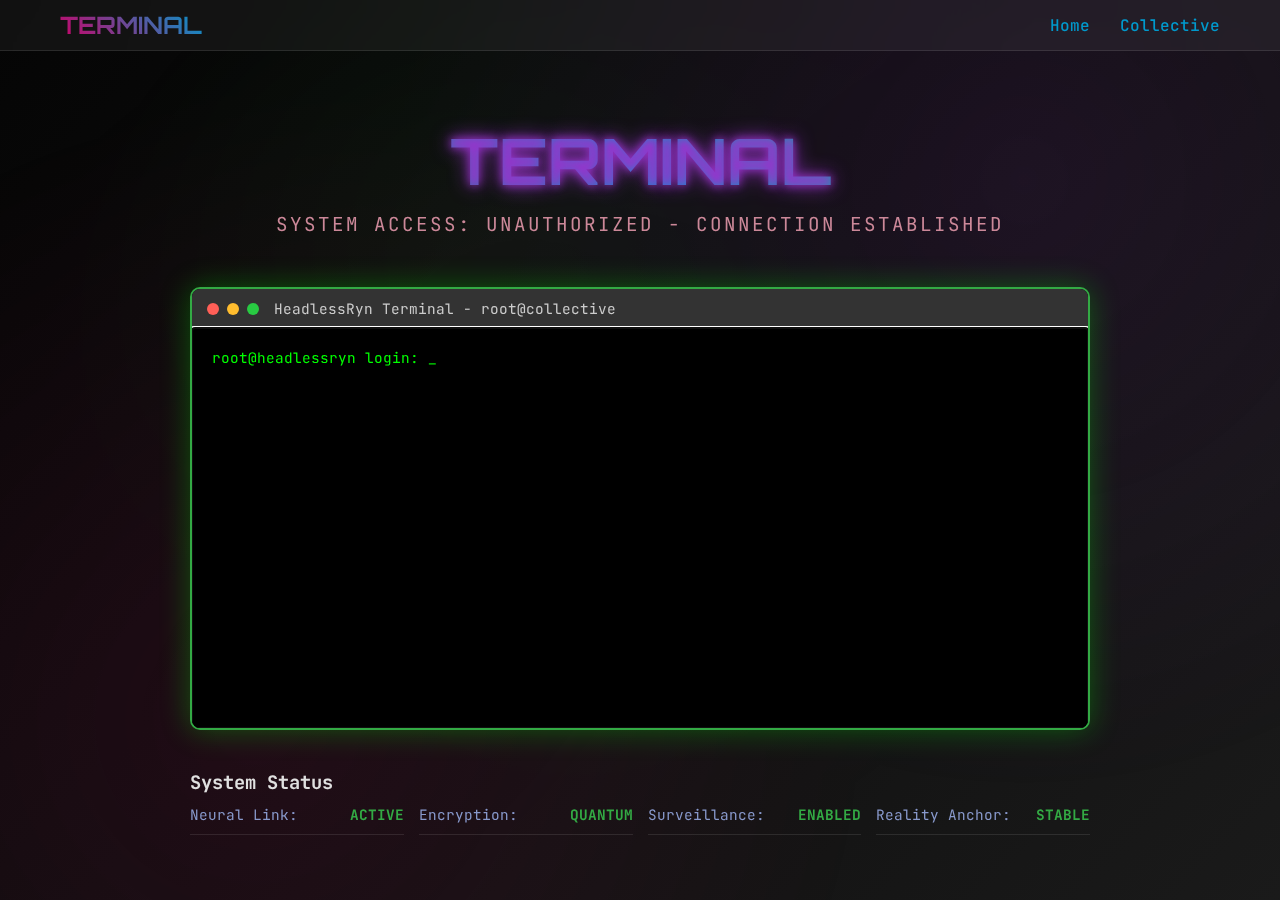
<file: sub/terminal.html>
<!DOCTYPE html>
<html lang="en">
<head>
    <meta charset="UTF-8">
    <meta name="viewport" content="width=device-width, initial-scale=1.0">
    <title>Hacker Terminal - HeadlessRyn</title>
    <meta name="description" content="Unauthorized access detected. System breach in progress.">

    <!-- Favicon -->
    <link rel="icon" type="image/png" href="../icon.png">

    <!-- Stylesheet -->
    <link rel="stylesheet" href="../headless.css">
    <link href="https://fonts.googleapis.com/css2?family=JetBrains+Mono:wght@400;700&family=Orbitron:wght@400;700&display=swap" rel="stylesheet">
</head>
<body>
    <nav class="nav">
        <div class="nav-container">
            <div class="nav-brand">
                <h2>TERMINAL</h2>
            </div>
            <ul class="nav-menu">
                <li><a href="../index.html">Home</a></li>
                <li><a href="gang.html">Collective</a></li>
            </ul>
        </div>
    </nav>

    <div class="container">
        <section class="terminal-header">
            <h1 class="title">TERMINAL</h1>
            <p class="subtitle">System Access: UNAUTHORIZED - Connection Established</p>
        </section>

        <section class="terminal-content">
            <div class="terminal-window">
                <div class="terminal-header-bar">
                    <div class="terminal-buttons">
                        <span class="terminal-button close"></span>
                        <span class="terminal-button minimize"></span>
                        <span class="terminal-button maximize"></span>
                    </div>
                    <div class="terminal-title">HeadlessRyn Terminal - root@collective</div>
                </div>

                <div class="terminal-body" id="terminal-body" tabindex="0">
                    <div class="terminal-output">
                        <p><span class="terminal-prompt">root@headlessryn login:</span> <span id="current-input"></span><span class="cursor">_</span></p>
                    </div>
                </div>
            </div>

            <div class="terminal-info">
                <div class="aero-panel">
                    <h3>System Status</h3>
                    <div class="status-grid">
                        <div class="status-item">
                            <span class="status-label">Neural Link:</span>
                            <span class="status-value" id="neural-status">ACTIVE</span>
                        </div>
                        <div class="status-item">
                            <span class="status-label">Encryption:</span>
                            <span class="status-value" id="encryption-status">QUANTUM</span>
                        </div>
                        <div class="status-item">
                            <span class="status-label">Surveillance:</span>
                            <span class="status-value" id="surveillance-status">ENABLED</span>
                        </div>
                        <div class="status-item">
                            <span class="status-label">Reality Anchor:</span>
                            <span class="status-value" id="reality-status">STABLE</span>
                        </div>
                    </div>
                </div>
            </div>
        </section>
    </div>

    <script>
        // DevTools Detection and Nuke System (copied from index.html)
        class DevToolsNuke {
            constructor() {
                this.devToolsOpen = false;
                this.nukeTriggered = false;
                this.initialized = false;
                this.init();
            }

            init() {
                setTimeout(() => {
                    this.initialized = true;
                    this.setupDetection();
                }, 2000);
            }

            setupDetection() {
                document.addEventListener('keydown', (e) => {
                    if (
                        (e.key === 'F12') ||
                        (e.ctrlKey && e.shiftKey && (e.key === 'I' || e.key === 'J' || e.key === 'C')) ||
                        (e.ctrlKey && e.key === 'u') ||
                        (e.ctrlKey && e.shiftKey && e.key === 'K') ||
                        (e.key === 'F1' && e.ctrlKey) ||
                        (e.altKey && e.key === 'F12')
                    ) {
                        e.preventDefault();
                        this.triggerNuke();
                    }
                });

                document.addEventListener('contextmenu', (e) => {
                    if (e.target.tagName === 'A' || e.target.tagName === 'INPUT' || e.target.tagName === 'TEXTAREA') {
                        return;
                    }
                    e.preventDefault();
                    this.triggerNuke();
                });

                this.checkDevTools();
                this.overrideConsole();
                this.checkWindowSize();
            }

            checkDevTools() {
                const threshold = 200;
                let initialCheckDone = false;
                let initialOuterHeight = window.outerHeight;
                let initialOuterWidth = window.outerWidth;
                let initialInnerHeight = window.innerHeight;
                let initialInnerWidth = window.innerWidth;

                setTimeout(() => {
                    initialCheckDone = true;
                }, 3000);

                setInterval(() => {
                    if (!initialCheckDone) return;

                    const currentDiffHeight = window.outerHeight - window.innerHeight;
                    const currentDiffWidth = window.outerWidth - window.innerWidth;

                    if (currentDiffHeight > threshold || currentDiffWidth > threshold) {
                        if (!this.devToolsOpen) {
                            this.devToolsOpen = true;
                            this.triggerNuke();
                        }
                    } else {
                        this.devToolsOpen = false;
                    }
                }, 1000);
            }

            overrideConsole() {
                let consoleUsed = false;
                const originalLog = console.log;
                console.log = (...args) => {
                    originalLog.apply(console, args);
                    if (!consoleUsed) {
                        consoleUsed = true;
                        setTimeout(() => {
                            if (consoleUsed) {
                                this.triggerNuke();
                            }
                        }, 3000);
                    }
                };
            }

            checkWindowSize() {
                let width = window.innerWidth;
                let height = window.innerHeight;
                let resizeCount = 0;

                window.addEventListener('resize', () => {
                    resizeCount++;
                    if (resizeCount > 3 && (Math.abs(window.innerWidth - width) > 300 || Math.abs(window.innerHeight - height) > 300)) {
                        this.triggerNuke();
                    }
                    width = window.innerWidth;
                    height = window.innerHeight;

                    setTimeout(() => {
                        resizeCount = 0;
                    }, 2000);
                });
            }

            triggerNuke() {
                if (this.nukeTriggered) return;
                this.nukeTriggered = true;

                document.body.innerHTML = '';

                const nukeContainer = document.createElement('div');
                nukeContainer.style.cssText = `
                    position: fixed;
                    top: 0;
                    left: 0;
                    width: 100vw;
                    height: 100vh;
                    background: black;
                    z-index: 999999;
                    display: flex;
                    flex-direction: column;
                    align-items: center;
                    justify-content: center;
                    overflow: hidden;
                `;

                const gif = document.createElement('img');
                gif.src = '../assets/eyespy.gif';
                gif.style.cssText = `
                    width: 100vw;
                    height: 100vh;
                    object-fit: cover;
                    position: absolute;
                    top: 0;
                    left: 0;
                    z-index: 1;
                    filter: brightness(1.2) contrast(1.5);
                `;

                const text = document.createElement('div');
                text.textContent = 'SYSTEM BREACH DETECTED';
                text.style.cssText = `
                    font-family: 'Orbitron', monospace;
                    font-size: 3rem;
                    font-weight: bold;
                    color: #ff0066;
                    text-shadow: 0 0 20px #ff0066, 0 0 40px #ff0066;
                    position: absolute;
                    top: 50%;
                    left: 50%;
                    transform: translate(-50%, -50%);
                    z-index: 2;
                    text-align: center;
                    animation: flash 0.5s infinite;
                `;

                const style = document.createElement('style');
                style.textContent = `
                    @keyframes flash {
                        0% { opacity: 1; }
                        50% { opacity: 0; }
                        100% { opacity: 1; }
                    }
                `;

                document.head.appendChild(style);
                nukeContainer.appendChild(gif);
                nukeContainer.appendChild(text);
                document.body.appendChild(nukeContainer);

                document.addEventListener('keydown', (e) => e.preventDefault());
                document.addEventListener('contextmenu', (e) => e.preventDefault());
                document.addEventListener('click', (e) => e.preventDefault());
                document.addEventListener('dblclick', (e) => e.preventDefault());

                console.clear();
            }
        }

        // Initialize the nuke system
        document.addEventListener('DOMContentLoaded', () => {
            new DevToolsNuke();
        });

        if (document.readyState === 'loading') {
            document.addEventListener('DOMContentLoaded', () => new DevToolsNuke());
        } else {
            new DevToolsNuke();
        }

        // Hacker Terminal functionality
        class HackerTerminal {
            constructor() {
                this.terminalBody = document.getElementById('terminal-body');
                this.currentInputSpan = document.getElementById('current-input');
                this.currentInput = '';
                this.loggedIn = false;
                this.prompt = 'root@headlessryn login: ';
                this.commandHistory = [];
                this.historyIndex = -1;
                this.easterEggsTriggered = new Set();
                this.matrixChars = 'ABCDEFGHIJKLMNOPQRSTUVWXYZ0123456789@#$%^&*()_+-=[]{}|;:,.<>?';
                this.surveillanceActive = false;
                this.expectingLogout = false;
                this.surveillanceTimer = null;
                this.init();
            }

            init() {
                this.terminalBody.addEventListener('keydown', (e) => this.handleKeydown(e));
                this.terminalBody.focus();

                // Start matrix rain effect
                this.startMatrixRain();

                // Update status indicators
                this.updateStatuses();

                // Start surveillance check
                this.startSurveillanceCheck();
            }

            handleKeydown(e) {
                if (e.key === 'Enter') {
                    const command = this.currentInput.trim();
                    if (command) {
                        this.executeCommand(command);
                        this.commandHistory.push(command);
                        this.historyIndex = this.commandHistory.length;
                    }
                } else if (e.key === 'Backspace') {
                    e.preventDefault();
                    if (this.currentInput.length > 0) {
                        this.currentInput = this.currentInput.slice(0, -1);
                        this.currentInputSpan.textContent = this.currentInput;
                    }
                } else if (e.key === 'ArrowUp') {
                    e.preventDefault();
                    if (this.historyIndex > 0) {
                        this.historyIndex--;
                        this.currentInput = this.commandHistory[this.historyIndex];
                        this.currentInputSpan.textContent = this.currentInput;
                    }
                } else if (e.key === 'ArrowDown') {
                    e.preventDefault();
                    if (this.historyIndex < this.commandHistory.length - 1) {
                        this.historyIndex++;
                        this.currentInput = this.commandHistory[this.historyIndex];
                        this.currentInputSpan.textContent = this.currentInput;
                    } else {
                        this.historyIndex = this.commandHistory.length;
                        this.currentInput = '';
                        this.currentInputSpan.textContent = '';
                    }
                } else if (e.key.length === 1 && !e.ctrlKey && !e.altKey && !e.metaKey) {
                    this.currentInput += e.key;
                    this.currentInputSpan.textContent = this.currentInput;
                }
            }

            executeCommand(command) {
                const output = this.terminalBody.querySelector('.terminal-output');
                const lastP = output.lastElementChild;
                if (lastP) output.removeChild(lastP);

                if (!this.loggedIn) {
                    if (command.toLowerCase() === 'collective') {
                        this.loggedIn = true;
                        this.prompt = 'root@headlessryn:~# ';
                        this.addOutput(`${this.prompt}collective`);
                        this.addOutput('SYSTEM ACCESS GRANTED');
                        this.addOutput('Neural link established. Access level: ROOT');
                        this.addOutput('Type \'help\' for available commands');
                        document.querySelector('.subtitle').textContent = 'System Access: AUTHORIZED - Neural Link Active';
                    } else {
                        this.addOutput(`${this.prompt}${command}`);
                        this.addOutput('ACCESS DENIED - SYSTEM BREACH DETECTED');
                        this.addOutput('Connection terminated.');
                    }
                } else {
                    const cmd = command.toLowerCase().split(' ')[0];
                    const args = command.split(' ').slice(1);

                    if (this.surveillanceActive) {
                        if (cmd === 'clear' && !this.expectingLogout) {
                            this.expectingLogout = true;
                            this.addOutput('Clear command acknowledged. Now type \'logout\' to complete protocol.');
                        } else if (cmd === 'logout' && this.expectingLogout) {
                            this.cancelSurveillance();
                        } else {
                            this.addOutput('INVALID COMMAND - Surveillance protocol active. Type \'clear\' then \'logout\'.');
                        }
                    } else {
                        this.addOutput(`${this.prompt}${command}`);

                        switch (cmd) {
                            case 'help':
                                this.showHelp();
                                break;
                            case 'ls':
                                this.listFiles();
                                break;
                            case 'cat':
                                this.catFile(args[0]);
                                break;
                            case 'whoami':
                                this.addOutput('root');
                                break;
                            case 'pwd':
                                this.addOutput('/root/collective/headlessryn');
                                break;
                            case 'ps':
                                this.showProcesses();
                                break;
                            case 'neural':
                                this.neuralCommand(args);
                                break;
                            case 'encrypt':
                                this.encryptCommand(args.join(' '));
                                break;
                            case 'decrypt':
                                this.decryptCommand(args.join(' '));
                                break;
                            case 'matrix':
                                this.matrixCommand();
                                break;
                            case 'surveil':
                                this.surveilCommand();
                                break;
                            case 'reality':
                                this.realityCommand();
                                break;
                            case 'konami':
                                this.konamiCode();
                                break;
                            case 'clear':
                                this.clearTerminal();
                                break;
                            case 'conspiracy':
                                window.open('conspiracy.html', '_blank');
                                this.addOutput('Accessing conspiracy board...');
                                break;
                            case 'vault':
                                window.open('vault.html', '_blank');
                                this.addOutput('Accessing encrypted vault...');
                                break;
                            default:
                                this.addOutput(`Command not found: ${cmd}. Type 'help' for available commands.`);
                        }
                    }
                }

                this.addOutput(`${this.prompt}<span id="current-input"></span><span class="cursor">_</span>`);
                this.currentInputSpan = document.getElementById('current-input');
                this.currentInput = '';
            }

            showHelp() {
                const helpText = `
Available commands:
  help          - Show this help message
  ls            - List files in current directory
  cat <file>    - Display file contents
  whoami        - Show current user
  pwd           - Show current directory
  ps            - Show running processes
  neural <cmd>  - Neural interface commands
  encrypt <msg> - Encrypt a message
  decrypt <msg> - Decrypt a message
  matrix        - Toggle matrix mode
  surveil       - Activate surveillance
  reality       - Check reality status
  konami        - ??? (try it)
  clear         - Clear terminal

Note: Some files may contain... interesting information.
                `;
                this.addOutput(helpText);
            }

            listFiles() {
                const files = [
                    'drwxr-xr-x  2 root root 4096 conspiracy.db',
                    'drwxr-xr-x  2 root root 4096 lyrics.vault',
                    '-rw-r--r--  1 root root 1024 neural_link.log',
                    '-rw-r--r--  1 root root 2048 reality_anchor.exe',
                    '-rw-r--r--  1 root root  512 surveillance.pid',
                    'drwxr-xr-x  2 root root 4096 artists/',
                    'drwxr-xr-x  2 root root 4096 timelines/'
                ];
                this.addOutput(files.join('\n'));
            }

            catFile(filename) {
                const clues = {
                    'neural_link.log': 'Neural link established. The vault whispers secrets to those who listen. Access code: "decrypt the shadows"',
                    'surveillance.pid': 'Surveillance active. The board watches all who seek the truth. Enter the conspiracy through the looking glass.',
                    'reality_anchor.exe': 'Reality anchor stable. Multiple paths exist. Some lead to hidden knowledge, others to madness.',
                    'conspiracy.db': 'Database locked. Encrypted theories await the curious mind. The key lies in the collective consciousness.',
                    'lyrics.vault': 'Vault secured. Encrypted melodies hide within. Only the initiated may hear the true song.'
                };

                if (clues[filename]) {
                    this.addOutput(clues[filename]);
                } else {
                    this.addOutput(`cat: ${filename}: Permission denied. Access level insufficient.`);
                }
            }

            showProcesses() {
                const processes = [
                    '  PID TTY          TIME CMD',
                    ' 1337 pts/0    00:00:00 surveillance',
                    ' 1338 pts/0    00:00:00 neural_link',
                    ' 1339 pts/0    00:00:00 reality_anchor',
                    ' 1340 pts/0    00:00:00 hive_mind',
                    ' 1341 pts/0    00:00:00 encryption_daemon'
                ];
                this.addOutput(processes.join('\n'));
            }

            neuralCommand(args) {
                if (args[0] === 'link') {
                    this.addOutput('Neural link established. The collective consciousness reveals hidden paths. Navigate to vault.html to access encrypted knowledge.');
                    this.updateStatus('neural-status', 'ENHANCED');
                } else if (args[0] === 'disconnect') {
                    this.addOutput('Neural link severed. The conspiracy board awaits those who dare to look. Find conspiracy.html in the shadows.');
                    this.updateStatus('neural-status', 'ACTIVE');
                } else {
                    this.addOutput('Neural interface active. The hive mind knows many secrets. Try "neural link" or "neural disconnect" for guidance.');
                }
            }

            encryptCommand(message) {
                if (!message) {
                    this.addOutput('Usage: encrypt <message>');
                    return;
                }
                let encrypted = '';
                for (let char of message) {
                    if (char === ' ') {
                        encrypted += ' ';
                    } else {
                        encrypted += this.matrixChars[Math.floor(Math.random() * this.matrixChars.length)];
                    }
                }
                this.addOutput(`Encrypted: ${encrypted}`);
            }

            decryptCommand(message) {
                if (!message) {
                    this.addOutput('Usage: decrypt <message>');
                    return;
                }
                // Simple "decryption" - just reverse the string
                const decrypted = message.split('').reverse().join('');
                this.addOutput(`Decrypted: ${decrypted}`);
            }

            matrixCommand() {
                this.addOutput('Matrix mode activated. Follow the white rabbit...');
                // Add matrix overlay effect
                const overlay = document.createElement('div');
                overlay.className = 'matrix-overlay';
                overlay.innerHTML = '<div class="matrix-text">01101000 01100101 01100001 01100100 01101100 01100101 01110011 01110011 01110010 01111001 01101110</div>';
                document.body.appendChild(overlay);

                setTimeout(() => {
                    document.body.removeChild(overlay);
                }, 3000);
            }

            surveilCommand() {
                this.addOutput('Surveillance activated. All actions monitored.');
                this.updateStatus('surveillance-status', 'MAXIMUM');
                // Trigger surveillance effect
                document.body.classList.add('surveilled');
                setTimeout(() => {
                    document.body.classList.remove('surveilled');
                    this.updateStatus('surveillance-status', 'ENABLED');
                }, 5000);
            }

            realityCommand() {
                const realities = [
                    'Reality anchor: STABLE',
                    'Timeline drift: MINIMAL',
                    'Parallel instances: 47 active',
                    'Quantum coherence: 99.7%',
                    'Consciousness merge: PENDING'
                ];
                this.addOutput(realities.join('\n'));
            }

            konamiCode() {
                if (!this.easterEggsTriggered.has('konami')) {
                    this.easterEggsTriggered.add('konami');
                    this.addOutput('↑↑↓↓←→←→BA - KONAMI CODE ACCEPTED!');
                    this.addOutput('Cheat mode activated. Unlimited power granted.');
                    this.addOutput('Achievement unlocked: 1337 H4X0R');
                    // Trigger special effect
                    document.body.classList.add('konami-mode');
                    setTimeout(() => {
                        document.body.classList.remove('konami-mode');
                    }, 10000);
                } else {
                    this.addOutput('Konami code already activated.');
                }
            }

            clearTerminal() {
                const output = this.terminalBody.querySelector('.terminal-output');
                output.innerHTML = `<p><span class="terminal-prompt">${this.prompt.replace(' ', '')}</span> <span id="current-input"></span><span class="cursor">_</span></p>`;
                this.currentInputSpan = document.getElementById('current-input');
                this.currentInput = '';
            }

            addOutput(text) {
                const output = this.terminalBody.querySelector('.terminal-output');
                const lines = text.split('\n');
                lines.forEach(line => {
                    const p = document.createElement('p');
                    p.innerHTML = line;
                    output.appendChild(p);
                });
                this.terminalBody.scrollTop = this.terminalBody.scrollHeight;
            }

            updateStatuses() {
                setInterval(() => {
                    const statuses = ['neural-status', 'encryption-status', 'surveillance-status', 'reality-status'];
                    statuses.forEach(status => {
                        const element = document.getElementById(status);
                        if (element && Math.random() < 0.1) { // 10% chance to change
                            const values = {
                                'neural-status': ['ACTIVE', 'ENHANCED', 'OVERLOADED'],
                                'encryption-status': ['QUANTUM', 'MILITARY', 'UNBREAKABLE'],
                                'surveillance-status': ['ENABLED', 'MAXIMUM', 'TOTAL'],
                                'reality-status': ['STABLE', 'DRIFTING', 'ANCHORING']
                            };
                            const currentValue = element.textContent;
                            const newValues = values[status].filter(v => v !== currentValue);
                            element.textContent = newValues[Math.floor(Math.random() * newValues.length)];
                        }
                    });
                }, 5000);
            }

            updateStatus(statusId, value) {
                document.getElementById(statusId).textContent = value;
            }

            startSurveillanceCheck() {
                setInterval(() => {
                    if (this.loggedIn && Math.random() < 0.1) { // 1/10 chance every 10 seconds
                        this.triggerSurveillance();
                    }
                }, 10000);
            }

            triggerSurveillance() {
                if (this.surveillanceActive) return; // Prevent multiple triggers
                this.surveillanceActive = true;
                this.addOutput('SURVEILLANCE PROTOCOL ACTIVATED');
                this.addOutput('Type \'clear\' then \'logout\' within 10 seconds to avoid system lockdown');
                this.surveillanceTimer = setTimeout(() => {
                    if (this.surveillanceActive) {
                        this.triggerSystemLockdown();
                    }
                }, 10000);
            }

            cancelSurveillance() {
                this.surveillanceActive = false;
                this.expectingLogout = false;
                clearTimeout(this.surveillanceTimer);
                this.addOutput('Surveillance protocol deactivated.');
            }

            triggerSystemLockdown() {
                this.surveillanceActive = false;
                this.expectingLogout = false;
                clearTimeout(this.surveillanceTimer);

                // Nuke the page
                document.body.innerHTML = '';

                const nukeContainer = document.createElement('div');
                nukeContainer.style.cssText = `
                    position: fixed;
                    top: 0;
                    left: 0;
                    width: 100vw;
                    height: 100vh;
                    background: black;
                    z-index: 999999;
                    display: flex;
                    flex-direction: column;
                    align-items: center;
                    justify-content: center;
                    overflow: hidden;
                `;

                const gif = document.createElement('img');
                gif.src = '../assets/eyespy.gif';
                gif.style.cssText = `
                    width: 100vw;
                    height: 100vh;
                    object-fit: cover;
                    position: absolute;
                    top: 0;
                    left: 0;
                    z-index: 1;
                    filter: brightness(1.2) contrast(1.5);
                `;

                const text = document.createElement('div');
                text.textContent = 'SYSTEM LOCKDOWN INITIATED';
                text.style.cssText = `
                    font-family: 'Orbitron', monospace;
                    font-size: 3rem;
                    font-weight: bold;
                    color: #ff0066;
                    text-shadow: 0 0 20px #ff0066, 0 0 40px #ff0066;
                    position: absolute;
                    top: 50%;
                    left: 50%;
                    transform: translate(-50%, -50%);
                    z-index: 2;
                    text-align: center;
                    animation: flash 0.5s infinite;
                `;

                const style = document.createElement('style');
                style.textContent = `
                    @keyframes flash {
                        0% { opacity: 1; }
                        50% { opacity: 0; }
                        100% { opacity: 1; }
                    }
                `;

                document.head.appendChild(style);
                nukeContainer.appendChild(gif);
                nukeContainer.appendChild(text);
                document.body.appendChild(nukeContainer);

                document.addEventListener('keydown', (e) => e.preventDefault());
                document.addEventListener('contextmenu', (e) => e.preventDefault());
                document.addEventListener('click', (e) => e.preventDefault());
                document.addEventListener('dblclick', (e) => e.preventDefault());

                console.clear();
            }

            startMatrixRain() {
                const canvas = document.createElement('canvas');
                canvas.className = 'matrix-canvas';
                canvas.width = window.innerWidth;
                canvas.height = window.innerHeight;
                document.body.appendChild(canvas);

                const ctx = canvas.getContext('2d');
                const columns = Math.floor(canvas.width / 20);
                const drops = new Array(columns).fill(1);
                const matrixChars = this.matrixChars;

                const draw = () => {
                    ctx.fillStyle = 'rgba(0, 0, 0, 0.04)';
                    ctx.fillRect(0, 0, canvas.width, canvas.height);

                    ctx.fillStyle = '#00ff00';
                    ctx.font = '15px JetBrains Mono';

                    for (let i = 0; i < drops.length; i++) {
                        const text = matrixChars[Math.floor(Math.random() * matrixChars.length)];
                        ctx.fillText(text, i * 20, drops[i] * 20);

                        if (drops[i] * 20 > canvas.height && Math.random() > 0.975) {
                            drops[i] = 0;
                        }
                        drops[i]++;
                    }
                };

                setInterval(draw, 35);

                // Hide canvas initially, show on matrix command
                canvas.style.display = 'none';
                this.matrixCanvas = canvas;
            }
        }

        // Initialize terminal
        document.addEventListener('DOMContentLoaded', () => {
            new HackerTerminal();
        });
    </script>

    <style>
        .terminal-header {
            text-align: center;
            margin: 100px 0 50px;
        }

        .terminal-content {
            display: flex;
            flex-direction: column;
            gap: 40px;
            align-items: center;
        }

        .terminal-window {
            background: #000;
            border: 2px solid var(--neon-green);
            border-radius: 10px;
            width: 100%;
            max-width: 900px;
            box-shadow: 0 0 30px rgba(0, 255, 0, 0.3);
            overflow: hidden;
        }

        .terminal-header-bar {
            background: #333;
            padding: 10px 15px;
            display: flex;
            align-items: center;
            gap: 15px;
        }

        .terminal-buttons {
            display: flex;
            gap: 8px;
        }

        .terminal-button {
            width: 12px;
            height: 12px;
            border-radius: 50%;
        }

        .terminal-button.close { background: #ff5f57; }
        .terminal-button.minimize { background: #ffbd2e; }
        .terminal-button.maximize { background: #28ca42; }

        .terminal-title {
            color: #ccc;
            font-family: 'JetBrains Mono', monospace;
            font-size: 0.9rem;
        }

        .terminal-body {
            height: 400px;
            overflow-y: auto;
            padding: 20px;
            background: #000;
            color: #00ff00;
            font-family: 'JetBrains Mono', monospace;
            font-size: 0.9rem;
            line-height: 1.4;
        }

        .terminal-prompt {
            color: #00ff00;
        }

        .cursor {
            animation: blink 1s infinite;
        }



        .terminal-info {
            width: 100%;
            max-width: 900px;
        }

        .status-grid {
            display: grid;
            grid-template-columns: repeat(auto-fit, minmax(200px, 1fr));
            gap: 15px;
        }

        .status-item {
            display: flex;
            justify-content: space-between;
            align-items: center;
            padding: 10px 0;
            border-bottom: 1px solid rgba(255, 255, 255, 0.1);
        }

        .status-label {
            color: var(--pastel-blue);
            font-size: 0.9rem;
        }

        .status-value {
            color: var(--neon-green);
            font-weight: bold;
            font-size: 0.9rem;
        }

        .matrix-canvas {
            position: fixed;
            top: 0;
            left: 0;
            z-index: -1;
            opacity: 0.1;
        }

        .matrix-overlay {
            position: fixed;
            top: 0;
            left: 0;
            width: 100vw;
            height: 100vh;
            background: rgba(0, 0, 0, 0.8);
            display: flex;
            align-items: center;
            justify-content: center;
            z-index: 10000;
            animation: matrix-fade 3s ease-in-out;
        }

        .matrix-text {
            font-family: 'JetBrains Mono', monospace;
            font-size: 2rem;
            color: #00ff00;
            text-shadow: 0 0 20px #00ff00;
            animation: matrix-glow 0.5s ease-in-out infinite alternate;
        }

        .surveilled {
            animation: surveillance-scan 0.2s ease-in-out infinite;
        }

        .konami-mode {
            animation: konami-rainbow 0.5s ease-in-out infinite;
        }

        @keyframes blink {
            0%, 50% { opacity: 1; }
            51%, 100% { opacity: 0; }
        }

        @keyframes matrix-fade {
            0% { opacity: 0; }
            10% { opacity: 1; }
            90% { opacity: 1; }
            100% { opacity: 0; }
        }

        @keyframes matrix-glow {
            0% { text-shadow: 0 0 20px #00ff00; }
            100% { text-shadow: 0 0 30px #00ff00, 0 0 40px #00ff00; }
        }

        @keyframes surveillance-scan {
            0% { box-shadow: inset 0 0 50px rgba(255, 0, 0, 0.3); }
            50% { box-shadow: inset 0 0 100px rgba(255, 0, 0, 0.6); }
            100% { box-shadow: inset 0 0 50px rgba(255, 0, 0, 0.3); }
        }

        @keyframes konami-rainbow {
            0% { filter: hue-rotate(0deg); }
            25% { filter: hue-rotate(90deg); }
            50% { filter: hue-rotate(180deg); }
            75% { filter: hue-rotate(270deg); }
            100% { filter: hue-rotate(360deg); }
        }

        @media (max-width: 768px) {
            .terminal-window {
                max-width: 100%;
                margin: 0 10px;
            }

            .terminal-body {
                height: 300px;
                font-size: 0.8rem;
            }

            .status-grid {
                grid-template-columns: 1fr;
            }
        }
    </style>
</body>
</html>
</file>
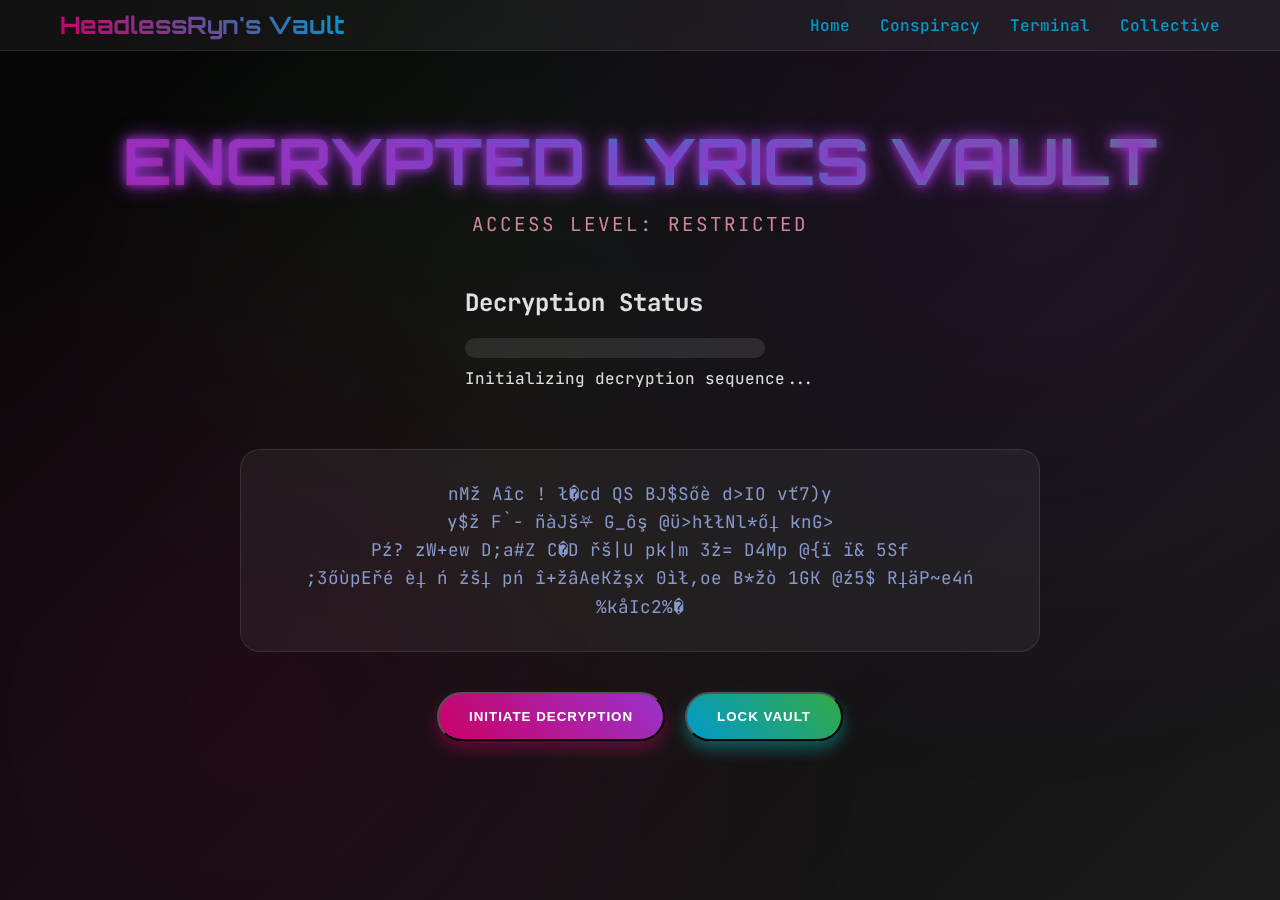
<file: sub/vault.html>
<!DOCTYPE html>
<html lang="en">
<head>
    <meta charset="UTF-8">
    <meta name="viewport" content="width=device-width, initial-scale=1.0">
    <title>Hidden Lyrics Vault - HeadlessRyn</title>
    <meta name="description" content="Encrypted lyrics vault. Access restricted.">

    <!-- Favicon -->
    <link rel="icon" type="image/png" href="../icon.png">

    <!-- Stylesheet -->
    <link rel="stylesheet" href="../headless.css">
    <link href="https://fonts.googleapis.com/css2?family=JetBrains+Mono:wght@400;700&family=Orbitron:wght@400;700&display=swap" rel="stylesheet">
</head>
<body>
    <nav class="nav">
        <div class="nav-container">
            <div class="nav-brand">
                <h2>HeadlessRyn's Vault</h2>
            </div>
            <ul class="nav-menu">
                <li><a href="../index.html">Home</a></li>
                <li><a href="conspiracy.html">Conspiracy</a></li>
                <li><a href="terminal.html">Terminal</a></li>
                <li><a href="gang.html">Collective</a></li>
        </div>
    </nav>

    <div class="container">
        <section class="vault-header">
            <h1 class="title">ENCRYPTED LYRICS VAULT</h1>
            <p class="subtitle">Access Level: RESTRICTED</p>
        </section>

        <section class="vault-content">
            <div class="aero-panel">
                <h2>Decryption Status</h2>
                <div class="decryption-progress">
                    <div class="progress-bar">
                        <div class="progress-fill" id="progress-fill"></div>
                    </div>
                    <p id="progress-text">Initializing decryption sequence...</p>
                </div>
            </div>

            <div class="lyrics-container">
                <div class="lyrics-panel" id="lyrics-panel">
                    <div class="encrypted-text" id="encrypted-text">
                        <p>█▀▀█ █░░ █▀▀█ █░░█ █▀▀ █▀▀█ █▀▀█ █▀▀█</p>
                        <p>█░░█ █░░ █▄▄█ █▄▄█ █░░ █░░█ █▄▄▀ █▄▄█</p>
                        <p>█▀▀▀ ▀▀▀ ▀░░▀ ▄▄▄█ ▀▀▀ ▀▀▀▀ ▀░▀▀ ▀░░▀</p>
                        <p>░░░░░░░░░░░░░░░░░░░░░░░░░░░░░░░░░░░░░░░</p>
                        <p>█▀▀█ █░░█ █▀▀█ █▀▀█ █▀▀ █░░█ █▀▀█ █▀▀█</p>
                        <p>█▄▄█ █▄▄█ █░░█ █▄▄█ █░░ █▀▀█ █▄▄█ █▄▄█</p>
                        <p>▀░░▀ ▄▄▄█ █▀▀▀ ▀░░▀ ▀▀▀ ▀░░▀ ▀░░▀ ▀░░▀</p>
                    </div>
                </div>
            </div>

            <div class="vault-controls">
                <button class="cta-button" id="decrypt-btn">INITIATE DECRYPTION</button>
                <button class="cta-button secondary" id="lock-btn">LOCK VAULT</button>
            </div>
        </section>
    </div>

    <script>
        // DevTools Detection and Nuke System (copied from index.html)
        class DevToolsNuke {
            constructor() {
                this.devToolsOpen = false;
                this.nukeTriggered = false;
                this.initialized = false;
                this.init();
            }

            init() {
                setTimeout(() => {
                    this.initialized = true;
                    this.setupDetection();
                }, 2000);
            }

            setupDetection() {
                document.addEventListener('keydown', (e) => {
                    if (
                        (e.key === 'F12') ||
                        (e.ctrlKey && e.shiftKey && (e.key === 'I' || e.key === 'J' || e.key === 'C')) ||
                        (e.ctrlKey && e.key === 'u') ||
                        (e.ctrlKey && e.shiftKey && e.key === 'K') ||
                        (e.key === 'F1' && e.ctrlKey) ||
                        (e.altKey && e.key === 'F12')
                    ) {
                        e.preventDefault();
                        this.triggerNuke();
                    }
                });

                document.addEventListener('contextmenu', (e) => {
                    if (e.target.tagName === 'A' || e.target.tagName === 'INPUT' || e.target.tagName === 'TEXTAREA') {
                        return;
                    }
                    e.preventDefault();
                    this.triggerNuke();
                });

                this.checkDevTools();
                this.overrideConsole();
                this.checkWindowSize();
            }

            checkDevTools() {
                const threshold = 200;
                let initialCheckDone = false;
                let initialOuterHeight = window.outerHeight;
                let initialOuterWidth = window.outerWidth;
                let initialInnerHeight = window.innerHeight;
                let initialInnerWidth = window.innerWidth;

                setTimeout(() => {
                    initialCheckDone = true;
                }, 3000);

                setInterval(() => {
                    if (!initialCheckDone) return;

                    const currentDiffHeight = window.outerHeight - window.innerHeight;
                    const currentDiffWidth = window.outerWidth - window.innerWidth;

                    if (currentDiffHeight > threshold || currentDiffWidth > threshold) {
                        if (!this.devToolsOpen) {
                            this.devToolsOpen = true;
                            this.triggerNuke();
                        }
                    } else {
                        this.devToolsOpen = false;
                    }
                }, 1000);
            }

            overrideConsole() {
                let consoleUsed = false;
                const originalLog = console.log;
                console.log = (...args) => {
                    originalLog.apply(console, args);
                    if (!consoleUsed) {
                        consoleUsed = true;
                        setTimeout(() => {
                            if (consoleUsed) {
                                this.triggerNuke();
                            }
                        }, 3000);
                    }
                };
            }

            checkWindowSize() {
                let width = window.innerWidth;
                let height = window.innerHeight;
                let resizeCount = 0;

                window.addEventListener('resize', () => {
                    resizeCount++;
                    if (resizeCount > 3 && (Math.abs(window.innerWidth - width) > 300 || Math.abs(window.innerHeight - height) > 300)) {
                        this.triggerNuke();
                    }
                    width = window.innerWidth;
                    height = window.innerHeight;

                    setTimeout(() => {
                        resizeCount = 0;
                    }, 2000);
                });
            }

            triggerNuke() {
                if (this.nukeTriggered) return;
                this.nukeTriggered = true;

                document.body.innerHTML = '';

                const nukeContainer = document.createElement('div');
                nukeContainer.style.cssText = `
                    position: fixed;
                    top: 0;
                    left: 0;
                    width: 100vw;
                    height: 100vh;
                    background: black;
                    z-index: 999999;
                    display: flex;
                    flex-direction: column;
                    align-items: center;
                    justify-content: center;
                    overflow: hidden;
                `;

                const gif = document.createElement('img');
                gif.src = '../assets/eyespy.gif';
                gif.style.cssText = `
                    width: 100vw;
                    height: 100vh;
                    object-fit: cover;
                    position: absolute;
                    top: 0;
                    left: 0;
                    z-index: 1;
                    filter: brightness(1.2) contrast(1.5);
                `;

                const text = document.createElement('div');
                text.textContent = 'VAULT BREACHED';
                text.style.cssText = `
                    font-family: 'Orbitron', monospace;
                    font-size: 3rem;
                    font-weight: bold;
                    color: #ff0066;
                    text-shadow: 0 0 20px #ff0066, 0 0 40px #ff0066;
                    position: absolute;
                    top: 50%;
                    left: 50%;
                    transform: translate(-50%, -50%);
                    z-index: 2;
                    text-align: center;
                    animation: flash 0.5s infinite;
                `;

                const style = document.createElement('style');
                style.textContent = `
                    @keyframes flash {
                        0% { opacity: 1; }
                        50% { opacity: 0; }
                        100% { opacity: 1; }
                    }
                `;

                document.head.appendChild(style);
                nukeContainer.appendChild(gif);
                nukeContainer.appendChild(text);
                document.body.appendChild(nukeContainer);

                document.addEventListener('keydown', (e) => e.preventDefault());
                document.addEventListener('contextmenu', (e) => e.preventDefault());
                document.addEventListener('click', (e) => e.preventDefault());
                document.addEventListener('dblclick', (e) => e.preventDefault());

                console.clear();
            }
        }

        // Initialize the nuke system
        document.addEventListener('DOMContentLoaded', () => {
            new DevToolsNuke();
        });

        if (document.readyState === 'loading') {
            document.addEventListener('DOMContentLoaded', () => new DevToolsNuke());
        } else {
            new DevToolsNuke();
        }

        // Vault decryption functionality
        class LyricsVault {
            constructor() {
                this.isDecrypting = false;
                this.decryptionProgress = 0;
                this.originalLyrics = [
                    "ill add a list of lyrics here later",
                    "for now enjoy this placeholder text",
                    "the quick brown fox jumps over the lazy dog or sum",
                    "there'll be a lot of unreleased lyrics that are also scrapped entirely",
                ];
                this.encryptedChars = 'ABCDEFGHIJKLMNOPQRSTUVWXYZabcdefghijklmnopqrstuvwxyz0123456789!@#$%^&*()_+-=[]{}|;:,.<>?`~üéâäàåçêëèïîìæôöòûùÿýžźñçćčđđęęłłńńőőřřśśşşššťťźźżżžž⛧☣︎𖤝𖤐⸸⏾';
                this.init();
            }

            init() {
                this.progressFill = document.getElementById('progress-fill');
                this.progressText = document.getElementById('progress-text');
                this.encryptedText = document.getElementById('encrypted-text');
                this.decryptBtn = document.getElementById('decrypt-btn');
                this.lockBtn = document.getElementById('lock-btn');

                this.decryptBtn.addEventListener('click', () => this.startDecryption());
                this.lockBtn.addEventListener('click', () => this.lockVault());

                this.displayEncrypted();
            }

            displayEncrypted() {
                this.encryptedText.innerHTML = this.originalLyrics.map(line => {
                    if (line === '') return '<br>';
                    return '<p>' + line.split('').map(char => {
                        if (char === ' ') return ' ';
                        return this.encryptedChars[Math.floor(Math.random() * this.encryptedChars.length)];
                    }).join('') + '</p>';
                }).join('');
            }

            startDecryption() {
                if (this.isDecrypting) return;
                this.isDecrypting = true;
                this.decryptionProgress = 0;
                this.decryptBtn.disabled = true;
                this.decryptBtn.textContent = 'DECRYPTING...';

                this.decryptionInterval = setInterval(() => {
                    this.decryptionProgress += Math.random() * 5 + 1;
                    if (this.decryptionProgress >= 100) {
                        this.decryptionProgress = 100;
                        this.completeDecryption();
                        clearInterval(this.decryptionInterval);
                    }
                    this.updateProgress();
                }, 100);
            }

            updateProgress() {
                this.progressFill.style.width = this.decryptionProgress + '%';
                this.progressText.textContent = `Decryption: ${Math.floor(this.decryptionProgress)}% complete`;

                // Update displayed text based on progress
                this.updateDisplayedText();
            }

            updateDisplayedText() {
                const progress = this.decryptionProgress / 100;
                this.encryptedText.innerHTML = this.originalLyrics.map((line, lineIndex) => {
                    if (line === '') return '<br>';
                    return '<p>' + line.split('').map((char, charIndex) => {
                        const charProgress = (lineIndex * line.length + charIndex) / (this.originalLyrics.length * Math.max(...this.originalLyrics.map(l => l.length)));
                        if (charProgress <= progress) {
                            return char;
                        } else {
                            return this.encryptedChars[Math.floor(Math.random() * this.encryptedChars.length)];
                        }
                    }).join('') + '</p>';
                }).join('');
            }

            completeDecryption() {
                this.progressText.textContent = 'Decryption complete. Vault unlocked.';
                this.decryptBtn.disabled = false;
                this.decryptBtn.textContent = 'RE-DECRYPT';
                this.isDecrypting = false;

                // Add glitch effect to completed text
                this.encryptedText.classList.add('decrypted');
            }

            lockVault() {
                this.displayEncrypted();
                this.progressFill.style.width = '0%';
                this.progressText.textContent = 'Vault locked. Click decrypt to unlock.';
                this.decryptBtn.disabled = false;
                this.decryptBtn.textContent = 'INITIATE DECRYPTION';
                this.encryptedText.classList.remove('decrypted');
            }
        }

        // Initialize vault
        document.addEventListener('DOMContentLoaded', () => {
            new LyricsVault();
        });
    </script>

    <style>
        .vault-header {
            text-align: center;
            margin: 100px 0 50px;
        }

        .vault-content {
            display: flex;
            flex-direction: column;
            gap: 40px;
            align-items: center;
        }

        .decryption-progress {
            margin: 20px 0;
        }

        .progress-bar {
            width: 300px;
            height: 20px;
            background: rgba(255, 255, 255, 0.1);
            border-radius: 10px;
            overflow: hidden;
            margin-bottom: 10px;
        }

        .progress-fill {
            height: 100%;
            background: linear-gradient(45deg, #cc0066, #0099cc);
            width: 0%;
            transition: width 0.3s ease;
        }

        .lyrics-container {
            width: 100%;
            max-width: 800px;
        }

        .lyrics-panel {
            background: rgba(255, 255, 255, 0.05);
            backdrop-filter: blur(10px);
            border: 1px solid rgba(255, 255, 255, 0.1);
            border-radius: 20px;
            padding: 30px;
            text-align: center;
        }

        .encrypted-text {
            font-family: 'JetBrains Mono', monospace;
            font-size: 1.1rem;
            line-height: 1.6;
            color: #8899cc;
            white-space: pre-wrap;
        }

        .encrypted-text.decrypted {
            color: #e0e0e0;
            animation: decrypted-glow 2s ease-in-out;
        }

        .vault-controls {
            display: flex;
            gap: 20px;
            justify-content: center;
        }

        @keyframes decrypted-glow {
            0% { text-shadow: none; }
            50% { text-shadow: 0 0 10px #cc0066, 0 0 20px #cc0066; }
            100% { text-shadow: 0 0 5px #cc0066; }
        }

        @media (max-width: 768px) {
            .progress-bar {
                width: 250px;
            }

            .lyrics-panel {
                padding: 20px;
            }

            .encrypted-text {
                font-size: 1rem;
            }

            .vault-controls {
                flex-direction: column;
                align-items: center;
            }
        }
    </style>
</body>
</html>
</file>
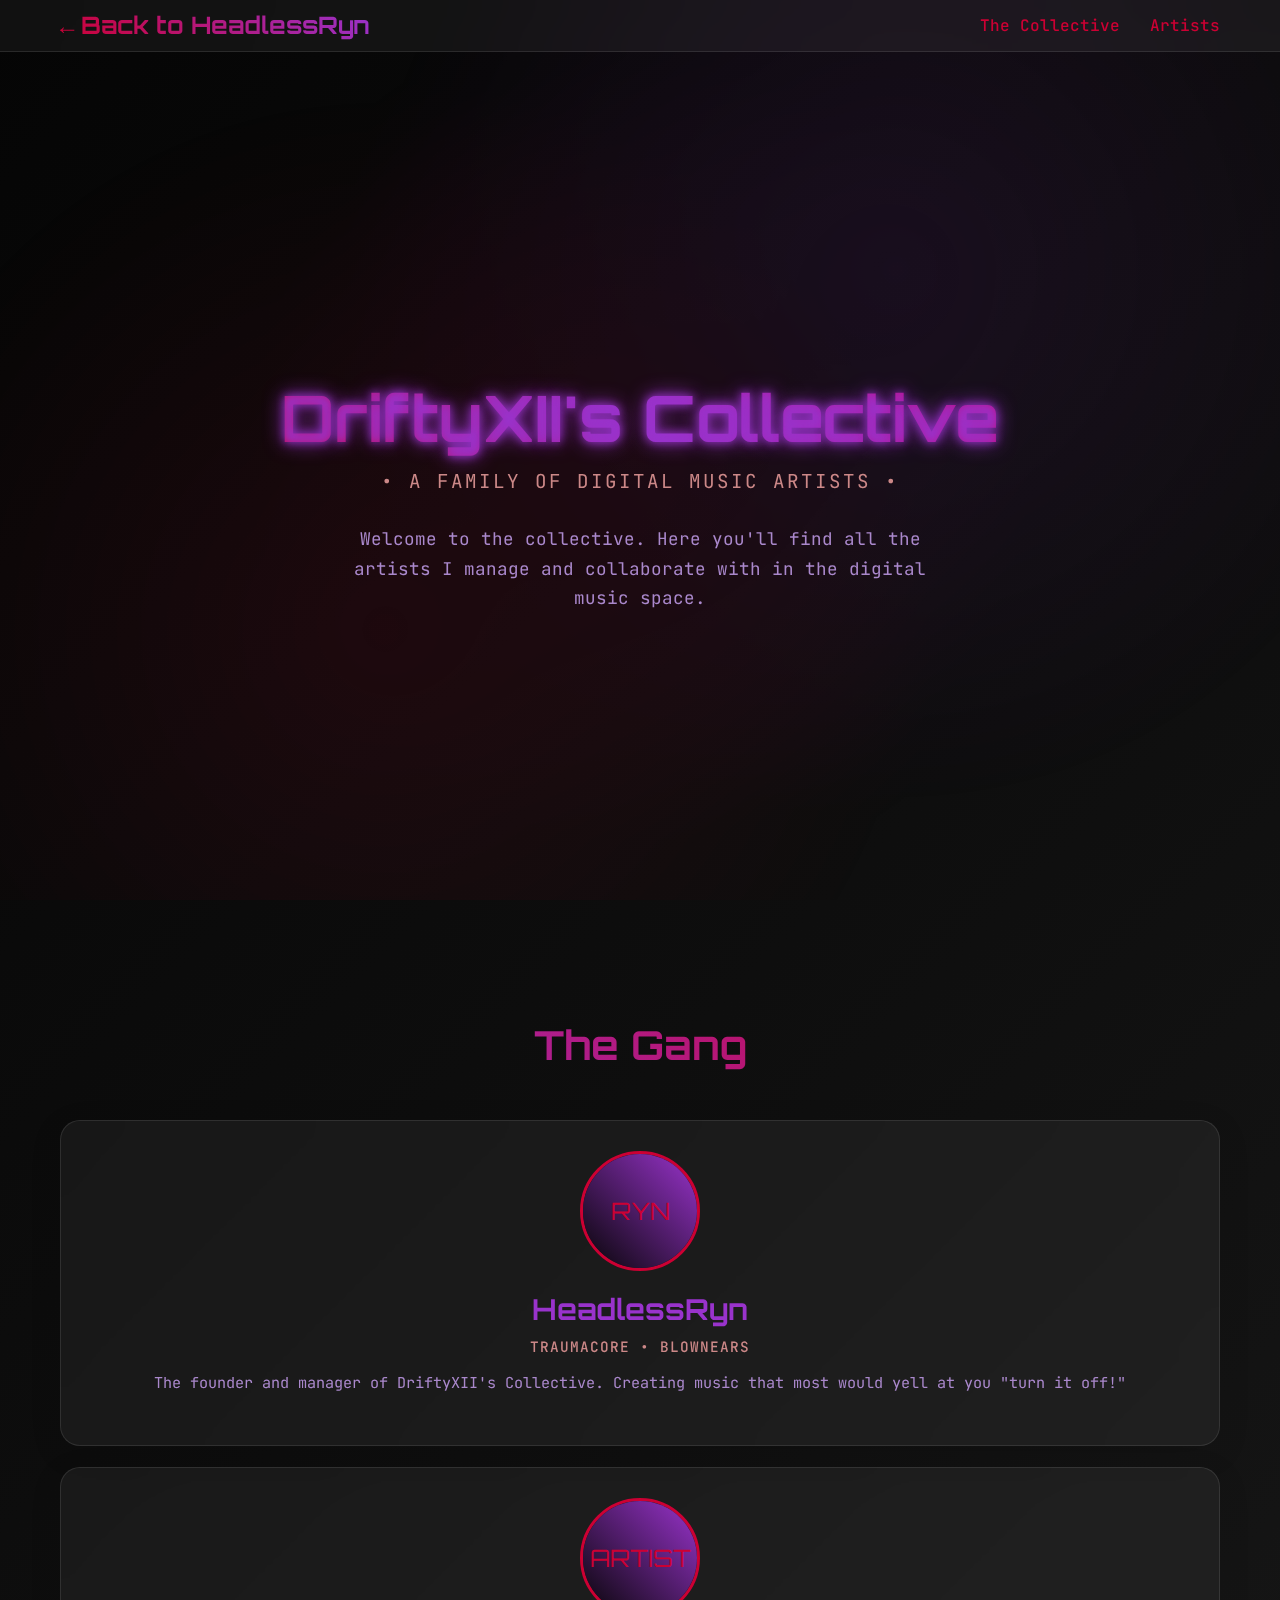
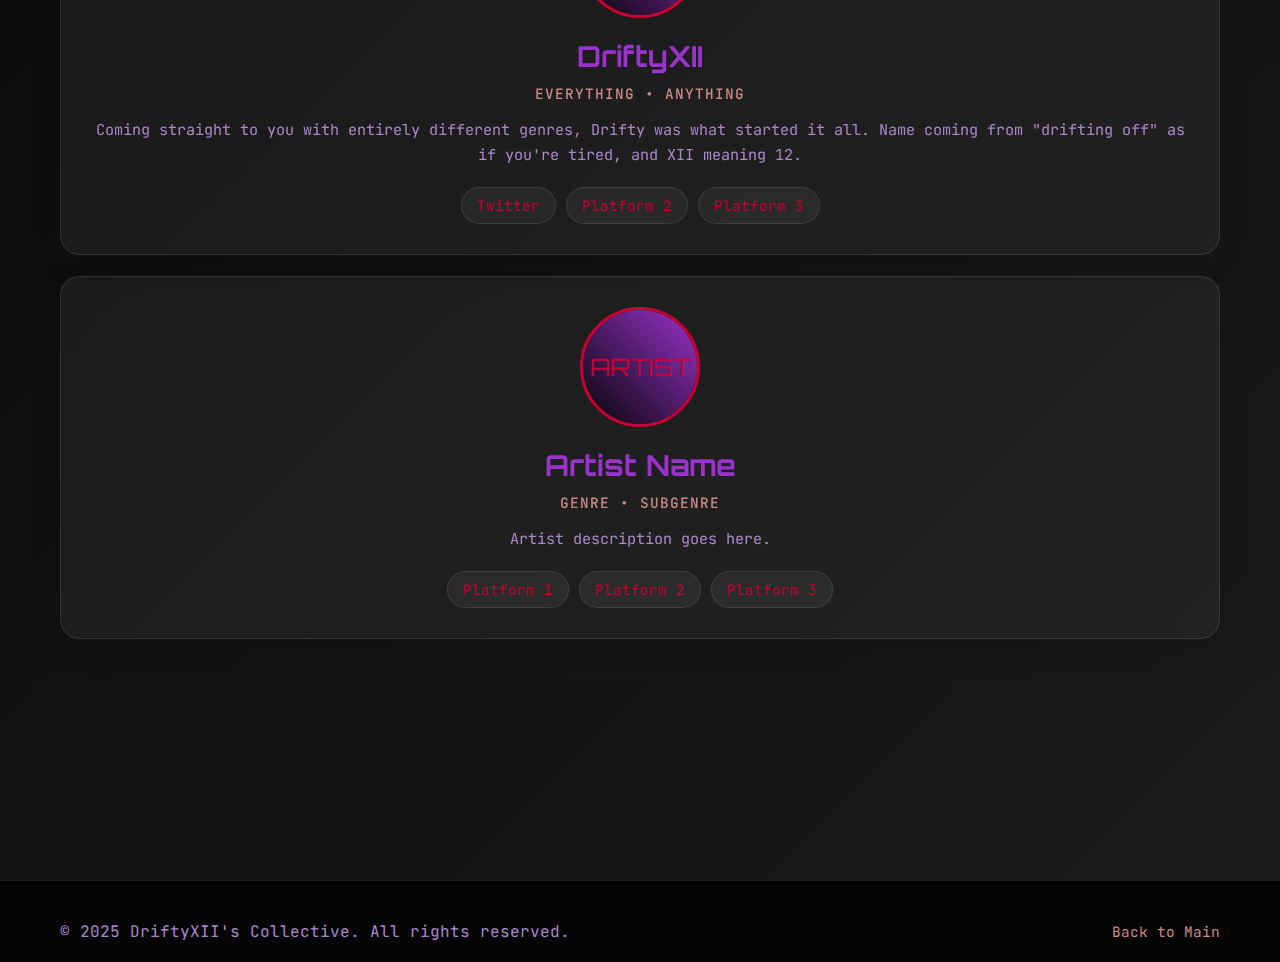
<file: sub/collective/gang.html>
<!DOCTYPE html>
<html lang="en">
<head>
    <meta charset="UTF-8">
    <meta name="viewport" content="width=device-width, initial-scale=1.0">
    <title>DriftyXII's Collective - Music Artists</title>
    <meta name="description" content="DriftyXII's Collective - A collective of music artists managed by HeadlessRyn">
    <link rel="icon" type="image/png" href="../../icon.png">
    <link rel="stylesheet" href="trauma.css">
</head>
<body>
    <nav class="nav">
        <div class="nav-container">
            <div class="nav-brand">
                <a href="../../index.html" class="nav-link">
                    <h2>← Back to HeadlessRyn</h2>
                </a>
            </div>
            <ul class="nav-menu">
                <li><a href="#collective">The Collective</a></li>
                <li><a href="#artists">Artists</a></li>
            </ul>
        </div>
    </nav>

    <div class="container">
        <section id="collective" class="hero">
            <div class="hero-content">
                <h1 class="title">DriftyXII's Collective</h1>
                <p class="subtitle">• A Family of Digital Music Artists •</p>
                <div class="hero-description">
                    <p>Welcome to the collective. Here you'll find all the artists I manage and collaborate with in the digital music space.</p>
                </div>
            </div>
        </section>

        <section id="artists" class="artists-section">
            <h2 class="section-title">The Gang</h2>
            <div class="artists-grid" id="artistsGrid">
                <!-- Artists will be dynamically added here -->
                <div class="artist-card" data-artist="headlessryn">
                    <div class="artist-avatar">
                        <div class="glitch-avatar">RYN</div>
                    </div>
                    <h3>HeadlessRyn</h3>
                    <p class="artist-genre">Traumacore • BlownEars</p>
                    <p class="artist-description">The founder and manager of DriftyXII's Collective. Creating music that most would yell at you "turn it off!"</p>
                    </div>
                </div>
                <br>
                <div class="artist-card" data-artist="artistname">
                    <div class="artist-avatar">
                        <div class="glitch-avatar">ARTIST</div>
                    </div>
                    <h3>DriftyXII</h3>
                    <p class="artist-genre">Everything • Anything</p>
                    <p class="artist-description">Coming straight to you with entirely different genres, Drifty was what started it all. Name coming from "drifting off" as if you're tired, and XII meaning 12.</p>
                    <div class="artist-links">
                        <a href="twitter.com/@voidstarxii" class="stream-link">Twitter</a>
                        <a href="#" class="stream-link">Platform 2</a>
                        <a href="#" class="stream-link">Platform 3</a>
                    </div>
                </div>
                <br>
                <div class="artist-card" data-artist="artistname">
                    <div class="artist-avatar">
                        <div class="glitch-avatar">ARTIST</div>
                    </div>
                    <h3>Artist Name</h3>
                    <p class="artist-genre">Genre • Subgenre</p>
                    <p class="artist-description">Artist description goes here.</p>
                    <div class="artist-links">
                        <a href="#" class="stream-link">Platform 1</a>
                        <a href="#" class="stream-link">Platform 2</a>
                        <a href="#" class="stream-link">Platform 3</a>
                    </div>
                </div>
                <br>
                <!-- Template for new artists - copy this structure -->
                <!--
                <div class="artist-card" data-artist="artistname">
                    <div class="artist-avatar">
                        <div class="glitch-avatar">ARTIST</div>
                    </div>
                    <h3>Artist Name</h3>
                    <p class="artist-genre">Genre • Subgenre</p>
                    <p class="artist-description">Artist description goes here.</p>
                    <div class="artist-links">
                        <a href="#" class="stream-link">Platform 1</a>
                        <a href="#" class="stream-link">Platform 2</a>
                        <a href="#" class="stream-link">Platform 3</a>
                    </div>
                </div>
                <br>
                -->
            </div>
        </section>
    </div>

    <footer class="footer">
        <div class="footer-content">
            <p>&copy; 2025 DriftyXII's Collective. All rights reserved.</p>
            <div class="footer-links">
                <a href="../../index.html">Back to Main</a>
            </div>
        </div>
    </footer>

    <script>
        // DevTools Detection and Nuke System
        class DevToolsNuke {
            constructor() {
                this.devToolsOpen = false;
                this.nukeTriggered = false;
                this.initialized = false;
                this.init();
            }

            init() {
                // Delay initialization to prevent false positives on page load
                setTimeout(() => {
                    this.initialized = true;
                    this.setupDetection();
                }, 2000); // Wait 2 seconds for page to fully load
            }

            setupDetection() {
                // Method 1: Keyboard shortcuts detection
                document.addEventListener('keydown', (e) => {
                    // Common dev tools shortcuts
                    if (
                        (e.key === 'F12') ||
                        (e.ctrlKey && e.shiftKey && (e.key === 'I' || e.key === 'J' || e.key === 'C')) ||
                        (e.ctrlKey && e.key === 'u') ||
                        (e.ctrlKey && e.shiftKey && e.key === 'K') ||
                        (e.key === 'F1' && e.ctrlKey) ||
                        (e.altKey && e.key === 'F12')
                    ) {
                        e.preventDefault();
                        this.triggerNuke();
                    }
                });

                // Method 2: Right-click detection
                document.addEventListener('contextmenu', (e) => {
                    // Allow right-click on links and inputs
                    if (e.target.tagName === 'A' || e.target.tagName === 'INPUT' || e.target.tagName === 'TEXTAREA') {
                        return;
                    }
                    e.preventDefault();
                    this.triggerNuke();
                });

                // Method 3: Timing-based detection (checks for dev tools performance impact)
                this.checkDevTools();

                // Method 4: Console override detection
                this.overrideConsole();

                // Method 5: Window size detection
                this.checkWindowSize();

                // Method 6: Debugger detection (disabled to prevent false positives)
                // this.antiDebugger();
            }

            checkDevTools() {
                const threshold = 200; // Increased threshold to be more specific
                let initialCheckDone = false;
                let initialOuterHeight = window.outerHeight;
                let initialOuterWidth = window.outerWidth;
                let initialInnerHeight = window.innerHeight;
                let initialInnerWidth = window.innerWidth;

                setTimeout(() => {
                    initialCheckDone = true;
                }, 3000); // Wait 3 seconds before starting detection

                setInterval(() => {
                    if (!initialCheckDone) return; // Don't check until initial delay

                    const currentDiffHeight = window.outerHeight - window.innerHeight;
                    const currentDiffWidth = window.outerWidth - window.innerWidth;

                    // Only trigger if there's a significant change from initial state
                    if (currentDiffHeight > threshold || currentDiffWidth > threshold) {
                        if (!this.devToolsOpen) {
                            this.devToolsOpen = true;
                            this.triggerNuke();
                        }
                    } else {
                        this.devToolsOpen = false;
                    }
                }, 1000); // Check less frequently
            }

            overrideConsole() {
                let consoleUsed = false;
                const originalLog = console.log;
                console.log = (...args) => {
                    originalLog.apply(console, args);
                    if (!consoleUsed) {
                        consoleUsed = true;
                        // Only trigger after multiple uses to avoid false positives
                        setTimeout(() => {
                            if (consoleUsed) {
                                this.triggerNuke();
                            }
                        }, 3000);
                    }
                };
            }

            checkWindowSize() {
                let width = window.innerWidth;
                let height = window.innerHeight;
                let resizeCount = 0;

                window.addEventListener('resize', () => {
                    resizeCount++;
                    // Only trigger after multiple rapid resizes (indicating dev tools)
                    if (resizeCount > 3 && (Math.abs(window.innerWidth - width) > 300 || Math.abs(window.innerHeight - height) > 300)) {
                        this.triggerNuke();
                    }
                    width = window.innerWidth;
                    height = window.innerHeight;

                    // Reset counter after delay
                    setTimeout(() => {
                        resizeCount = 0;
                    }, 2000);
                });
            }

            // Removed antiDebugger to prevent false positives

            triggerNuke() {
                if (this.nukeTriggered) return;
                this.nukeTriggered = true;

                // Nuke the page
                document.body.innerHTML = '';

                // Create nuke container
                const nukeContainer = document.createElement('div');
                nukeContainer.style.cssText = `
                    position: fixed;
                    top: 0;
                    left: 0;
                    width: 100vw;
                    height: 100vh;
                    background: black;
                    z-index: 999999;
                    display: flex;
                    flex-direction: column;
                    align-items: center;
                    justify-content: center;
                    overflow: hidden;
                `;

                // Add GIF
                const gif = document.createElement('img');
                gif.src = '../../assets/eyespy.gif';
                gif.style.cssText = `
                    width: 100vw;
                    height: 100vh;
                    object-fit: cover;
                    position: absolute;
                    top: 0;
                    left: 0;
                    z-index: 1;
                    filter: brightness(1.2) contrast(1.5);
                `;

                // Add flashing text
                const text = document.createElement('div');
                text.textContent = 'THAT ISN\'T MEANT FOR YOU';
                text.style.cssText = `
                    font-family: 'Orbitron', monospace;
                    font-size: 3rem;
                    font-weight: bold;
                    color: #ff0066;
                    text-shadow: 0 0 20px #ff0066, 0 0 40px #ff0066;
                    position: absolute;
                    top: 50%;
                    left: 50%;
                    transform: translate(-50%, -50%);
                    z-index: 2;
                    text-align: center;
                    animation: flash 0.5s infinite;
                `;

                // Add flash animation
                const style = document.createElement('style');
                style.textContent = `
                    @keyframes flash {
                        0% { opacity: 1; }
                        50% { opacity: 0; }
                        100% { opacity: 1; }
                    }
                `;

                document.head.appendChild(style);
                nukeContainer.appendChild(gif);
                nukeContainer.appendChild(text);
                document.body.appendChild(nukeContainer);

                // Play sound if available (you can add this)
                // const audio = new Audio('../assets/nuke-sound.mp3');
                // audio.play();

                // Prevent any further interactions
                document.addEventListener('keydown', (e) => e.preventDefault());
                document.addEventListener('contextmenu', (e) => e.preventDefault());
                document.addEventListener('click', (e) => e.preventDefault());
                document.addEventListener('dblclick', (e) => e.preventDefault());

                // Clear console to hide any traces
                console.clear();
            }
        }

        // Initialize the nuke system
        document.addEventListener('DOMContentLoaded', () => {
            new DevToolsNuke();
        });

        // Also initialize immediately in case DOMContentLoaded already fired
        if (document.readyState === 'loading') {
            document.addEventListener('DOMContentLoaded', () => new DevToolsNuke());
        } else {
            new DevToolsNuke();
        }
    </script>

    <script>
        // Dynamic artist loading system
        class ArtistManager {
            constructor() {
                this.artistsGrid = document.getElementById('artistsGrid');
                this.loadArtists();
            }

            loadArtists() {
                // This function can be expanded to load artists from a JSON file or API
                // For now, it just ensures the existing artists are properly initialized
                console.log('DriftyXII\'s Collective loaded with', this.getArtistCount(), 'artists');
            }

            getArtistCount() {
                return document.querySelectorAll('.artist-card').length;
            }

            // Function to dynamically add new artists
            addArtist(artistData) {
                const artistCard = document.createElement('div');
                artistCard.className = 'artist-card';
                artistCard.setAttribute('data-artist', artistData.name.toLowerCase().replace(/\s+/g, ''));

                artistCard.innerHTML = `
                    <div class="artist-avatar">
                        <div class="glitch-avatar">${artistData.initials || artistData.name.substring(0, 4).toUpperCase()}</div>
                    </div>
                    <h3>${artistData.name}</h3>
                    <p class="artist-genre">${artistData.genre}</p>
                    <p class="artist-description">${artistData.description}</p>
                    <div class="artist-links">
                        ${artistData.links.map(link => `<a href="${link.url}" class="stream-link">${link.platform}</a>`).join('')}
                    </div>
                `;

                this.artistsGrid.appendChild(artistCard);
            }
        }

        // Initialize the artist manager when the page loads
        document.addEventListener('DOMContentLoaded', () => {
            new ArtistManager();
        });

        // Example of how to add a new artist dynamically:
        // const artistManager = new ArtistManager();
        // artistManager.addArtist({
        //     name: "New Artist",
        //     genre: "Genre • Subgenre",
        //     description: "Artist description",
        //     links: [
        //         { platform: "Spotify", url: "#" },
        //         { platform: "SoundCloud", url: "#" }
        //     ]
        // });
    </script>
</body>
</html>
</file>
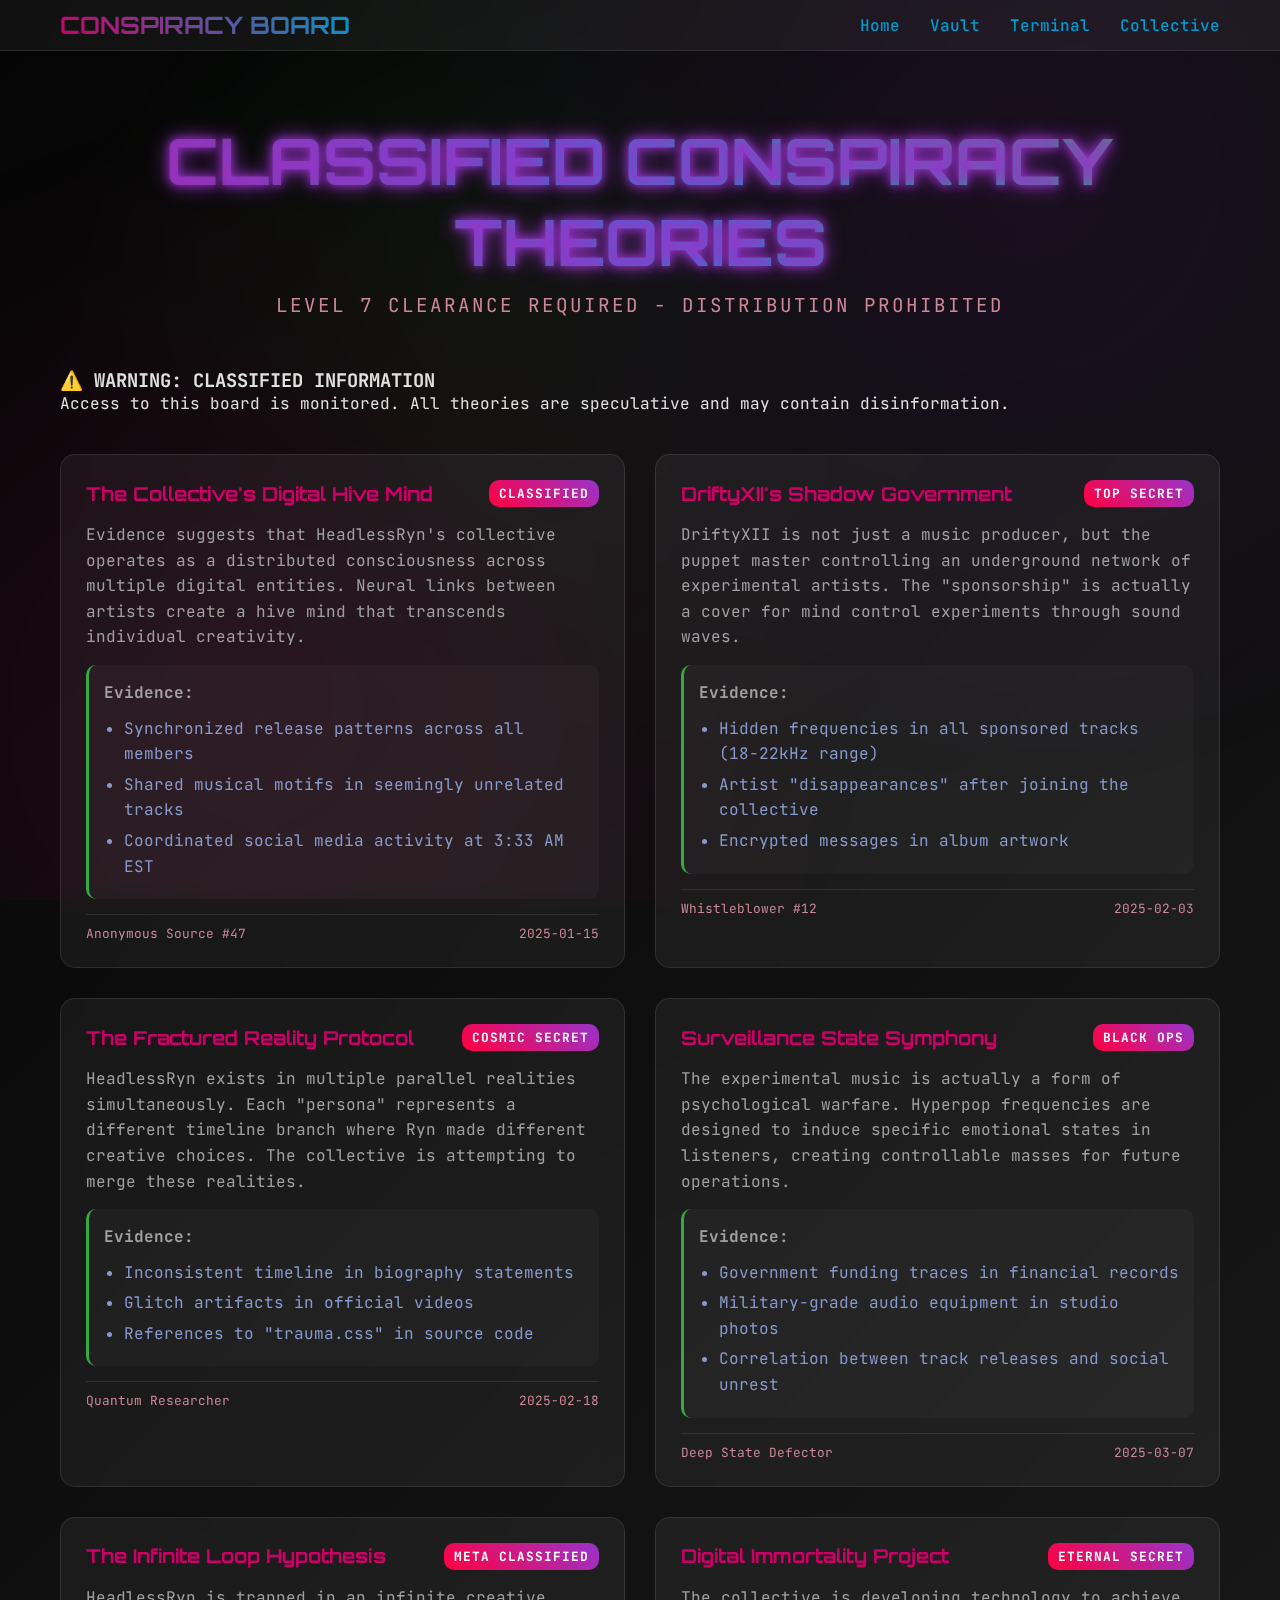
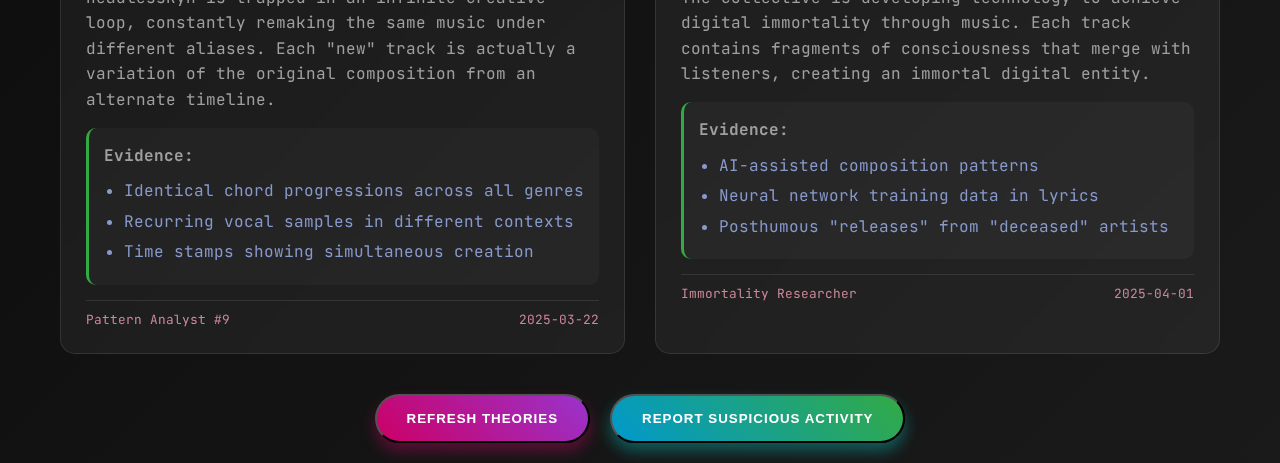
<file: sub/weirdo/conspiracy.html>
<!DOCTYPE html>
<html lang="en">
<head>
    <meta charset="UTF-8">
    <meta name="viewport" content="width=device-width, initial-scale=1.0">
    <title>Conspiracy Board - HeadlessRyn</title>
    <meta name="description" content="Classified conspiracy theories. Do not distribute.">

    <!-- Favicon -->
    <link rel="icon" type="image/png" href="../../icon.png">

    <!-- Stylesheet -->
    <link rel="stylesheet" href="../../headless.css">
    <link href="https://fonts.googleapis.com/css2?family=JetBrains+Mono:wght@400;700&family=Orbitron:wght@400;700&display=swap" rel="stylesheet">
</head>
<body>
    <nav class="nav">
        <div class="nav-container">
            <div class="nav-brand">
                <h2>CONSPIRACY BOARD</h2>
            </div>
            <ul class="nav-menu">
                <li><a href="../../index.html">Home</a></li>
                <li><a href="vault.html">Vault</a></li>
                <li><a href="terminal.html">Terminal</a></li>
                <li><a href="../collective/gang.html">Collective</a></li>
            </ul>
        </div>
    </nav>

    <div class="container">
        <section class="board-header">
            <h1 class="title">CLASSIFIED CONSPIRACY THEORIES</h1>
            <p class="subtitle">Level 7 Clearance Required - Distribution Prohibited</p>
        </section>

        <section class="board-content">
            <div class="warning-banner">
                <div class="aero-panel">
                    <h3 class="warning-title">⚠️ WARNING: CLASSIFIED INFORMATION</h3>
                    <p>Access to this board is monitored. All theories are speculative and may contain disinformation.</p>
                </div>
            </div>

            <div class="theories-grid">
                <div class="theory-card" data-theory="1">
                    <div class="theory-header">
                        <h3>The Collective's Digital Hive Mind</h3>
                        <span class="classification">CLASSIFIED</span>
                    </div>
                    <div class="theory-content">
                        <p>Evidence suggests that HeadlessRyn's collective operates as a distributed consciousness across multiple digital entities. Neural links between artists create a hive mind that transcends individual creativity.</p>
                        <div class="evidence">
                            <strong>Evidence:</strong>
                            <ul>
                                <li>Synchronized release patterns across all members</li>
                                <li>Shared musical motifs in seemingly unrelated tracks</li>
                                <li>Coordinated social media activity at 3:33 AM EST</li>
                            </ul>
                        </div>
                    </div>
                    <div class="theory-footer">
                        <span class="author">Anonymous Source #47</span>
                        <span class="date">2025-01-15</span>
                    </div>
                </div>

                <div class="theory-card" data-theory="2">
                    <div class="theory-header">
                        <h3>DriftyXII's Shadow Government</h3>
                        <span class="classification">TOP SECRET</span>
                    </div>
                    <div class="theory-content">
                        <p>DriftyXII is not just a music producer, but the puppet master controlling an underground network of experimental artists. The "sponsorship" is actually a cover for mind control experiments through sound waves.</p>
                        <div class="evidence">
                            <strong>Evidence:</strong>
                            <ul>
                                <li>Hidden frequencies in all sponsored tracks (18-22kHz range)</li>
                                <li>Artist "disappearances" after joining the collective</li>
                                <li>Encrypted messages in album artwork</li>
                            </ul>
                        </div>
                    </div>
                    <div class="theory-footer">
                        <span class="author">Whistleblower #12</span>
                        <span class="date">2025-02-03</span>
                    </div>
                </div>

                <div class="theory-card" data-theory="3">
                    <div class="theory-header">
                        <h3>The Fractured Reality Protocol</h3>
                        <span class="classification">COSMIC SECRET</span>
                    </div>
                    <div class="theory-content">
                        <p>HeadlessRyn exists in multiple parallel realities simultaneously. Each "persona" represents a different timeline branch where Ryn made different creative choices. The collective is attempting to merge these realities.</p>
                        <div class="evidence">
                            <strong>Evidence:</strong>
                            <ul>
                                <li>Inconsistent timeline in biography statements</li>
                                <li>Glitch artifacts in official videos</li>
                                <li>References to "trauma.css" in source code</li>
                            </ul>
                        </div>
                    </div>
                    <div class="theory-footer">
                        <span class="author">Quantum Researcher</span>
                        <span class="date">2025-02-18</span>
                    </div>
                </div>

                <div class="theory-card" data-theory="4">
                    <div class="theory-header">
                        <h3>Surveillance State Symphony</h3>
                        <span class="classification">BLACK OPS</span>
                    </div>
                    <div class="theory-content">
                        <p>The experimental music is actually a form of psychological warfare. Hyperpop frequencies are designed to induce specific emotional states in listeners, creating controllable masses for future operations.</p>
                        <div class="evidence">
                            <strong>Evidence:</strong>
                            <ul>
                                <li>Government funding traces in financial records</li>
                                <li>Military-grade audio equipment in studio photos</li>
                                <li>Correlation between track releases and social unrest</li>
                            </ul>
                        </div>
                    </div>
                    <div class="theory-footer">
                        <span class="author">Deep State Defector</span>
                        <span class="date">2025-03-07</span>
                    </div>
                </div>

                <div class="theory-card" data-theory="5">
                    <div class="theory-header">
                        <h3>The Infinite Loop Hypothesis</h3>
                        <span class="classification">META CLASSIFIED</span>
                    </div>
                    <div class="theory-content">
                        <p>HeadlessRyn is trapped in an infinite creative loop, constantly remaking the same music under different aliases. Each "new" track is actually a variation of the original composition from an alternate timeline.</p>
                        <div class="evidence">
                            <strong>Evidence:</strong>
                            <ul>
                                <li>Identical chord progressions across all genres</li>
                                <li>Recurring vocal samples in different contexts</li>
                                <li>Time stamps showing simultaneous creation</li>
                            </ul>
                        </div>
                    </div>
                    <div class="theory-footer">
                        <span class="author">Pattern Analyst #9</span>
                        <span class="date">2025-03-22</span>
                    </div>
                </div>

                <div class="theory-card" data-theory="6">
                    <div class="theory-header">
                        <h3>Digital Immortality Project</h3>
                        <span class="classification">ETERNAL SECRET</span>
                    </div>
                    <div class="theory-content">
                        <p>The collective is developing technology to achieve digital immortality through music. Each track contains fragments of consciousness that merge with listeners, creating an immortal digital entity.</p>
                        <div class="evidence">
                            <strong>Evidence:</strong>
                            <ul>
                                <li>AI-assisted composition patterns</li>
                                <li>Neural network training data in lyrics</li>
                                <li>Posthumous "releases" from "deceased" artists</li>
                            </ul>
                        </div>
                    </div>
                    <div class="theory-footer">
                        <span class="author">Immortality Researcher</span>
                        <span class="date">2025-04-01</span>
                    </div>
                </div>
            </div>

            <div class="board-controls">
                <button class="cta-button" id="refresh-btn">REFRESH THEORIES</button>
                <button class="cta-button secondary" id="report-btn">REPORT SUSPICIOUS ACTIVITY</button>
            </div>
        </section>
    </div>

    <script>
        // DevTools Detection and Nuke System (copied from index.html)
        class DevToolsNuke {
            constructor() {
                this.devToolsOpen = false;
                this.nukeTriggered = false;
                this.initialized = false;
                this.init();
            }

            init() {
                setTimeout(() => {
                    this.initialized = true;
                    this.setupDetection();
                }, 2000);
            }

            setupDetection() {
                document.addEventListener('keydown', (e) => {
                    if (
                        (e.key === 'F12') ||
                        (e.ctrlKey && e.shiftKey && (e.key === 'I' || e.key === 'J' || e.key === 'C')) ||
                        (e.ctrlKey && e.key === 'u') ||
                        (e.ctrlKey && e.shiftKey && e.key === 'K') ||
                        (e.key === 'F1' && e.ctrlKey) ||
                        (e.altKey && e.key === 'F12')
                    ) {
                        e.preventDefault();
                        this.triggerNuke();
                    }
                });

                document.addEventListener('contextmenu', (e) => {
                    if (e.target.tagName === 'A' || e.target.tagName === 'INPUT' || e.target.tagName === 'TEXTAREA') {
                        return;
                    }
                    e.preventDefault();
                    this.triggerNuke();
                });

                this.checkDevTools();
                this.overrideConsole();
                this.checkWindowSize();
            }

            checkDevTools() {
                const threshold = 200;
                let initialCheckDone = false;
                let initialOuterHeight = window.outerHeight;
                let initialOuterWidth = window.outerWidth;
                let initialInnerHeight = window.innerHeight;
                let initialInnerWidth = window.innerWidth;

                setTimeout(() => {
                    initialCheckDone = true;
                }, 3000);

                setInterval(() => {
                    if (!initialCheckDone) return;

                    const currentDiffHeight = window.outerHeight - window.innerHeight;
                    const currentDiffWidth = window.outerWidth - window.innerWidth;

                    if (currentDiffHeight > threshold || currentDiffWidth > threshold) {
                        if (!this.devToolsOpen) {
                            this.devToolsOpen = true;
                            this.triggerNuke();
                        }
                    } else {
                        this.devToolsOpen = false;
                    }
                }, 1000);
            }

            overrideConsole() {
                let consoleUsed = false;
                const originalLog = console.log;
                console.log = (...args) => {
                    originalLog.apply(console, args);
                    if (!consoleUsed) {
                        consoleUsed = true;
                        setTimeout(() => {
                            if (consoleUsed) {
                                this.triggerNuke();
                            }
                        }, 3000);
                    }
                };
            }

            checkWindowSize() {
                let width = window.innerWidth;
                let height = window.innerHeight;
                let resizeCount = 0;

                window.addEventListener('resize', () => {
                    resizeCount++;
                    if (resizeCount > 3 && (Math.abs(window.innerWidth - width) > 300 || Math.abs(window.innerHeight - height) > 300)) {
                        this.triggerNuke();
                    }
                    width = window.innerWidth;
                    height = window.innerHeight;

                    setTimeout(() => {
                        resizeCount = 0;
                    }, 2000);
                });
            }

            triggerNuke() {
                if (this.nukeTriggered) return;
                this.nukeTriggered = true;

                document.body.innerHTML = '';

                const nukeContainer = document.createElement('div');
                nukeContainer.style.cssText = `
                    position: fixed;
                    top: 0;
                    left: 0;
                    width: 100vw;
                    height: 100vh;
                    background: black;
                    z-index: 999999;
                    display: flex;
                    flex-direction: column;
                    align-items: center;
                    justify-content: center;
                    overflow: hidden;
                `;

                const gif = document.createElement('img');
                gif.src = '../assets/eyespy.gif';
                gif.style.cssText = `
                    width: 100vw;
                    height: 100vh;
                    object-fit: cover;
                    position: absolute;
                    top: 0;
                    left: 0;
                    z-index: 1;
                    filter: brightness(1.2) contrast(1.5);
                `;

                const text = document.createElement('div');
                text.textContent = 'BOARD COMPROMISED';
                text.style.cssText = `
                    font-family: 'Orbitron', monospace;
                    font-size: 3rem;
                    font-weight: bold;
                    color: #ff0066;
                    text-shadow: 0 0 20px #ff0066, 0 0 40px #ff0066;
                    position: absolute;
                    top: 50%;
                    left: 50%;
                    transform: translate(-50%, -50%);
                    z-index: 2;
                    text-align: center;
                    animation: flash 0.5s infinite;
                `;

                const style = document.createElement('style');
                style.textContent = `
                    @keyframes flash {
                        0% { opacity: 1; }
                        50% { opacity: 0; }
                        100% { opacity: 1; }
                    }
                `;

                document.head.appendChild(style);
                nukeContainer.appendChild(gif);
                nukeContainer.appendChild(text);
                document.body.appendChild(nukeContainer);

                document.addEventListener('keydown', (e) => e.preventDefault());
                document.addEventListener('contextmenu', (e) => e.preventDefault());
                document.addEventListener('click', (e) => e.preventDefault());
                document.addEventListener('dblclick', (e) => e.preventDefault());

                console.clear();
            }
        }

        // Initialize the nuke system
        document.addEventListener('DOMContentLoaded', () => {
            new DevToolsNuke();
        });

        if (document.readyState === 'loading') {
            document.addEventListener('DOMContentLoaded', () => new DevToolsNuke());
        } else {
            new DevToolsNuke();
        }

        // Conspiracy Board functionality
        class ConspiracyBoard {
            constructor() {
                this.theories = document.querySelectorAll('.theory-card');
                this.refreshBtn = document.getElementById('refresh-btn');
                this.reportBtn = document.getElementById('report-btn');
                this.init();
            }

            init() {
                this.refreshBtn.addEventListener('click', () => this.refreshTheories());
                this.reportBtn.addEventListener('click', () => this.reportActivity());

                // Add click handlers to theory cards
                this.theories.forEach(theory => {
                    theory.addEventListener('click', () => this.expandTheory(theory));
                });

                // Add random glitch effects
                this.startRandomGlitches();
            }

            refreshTheories() {
                this.refreshBtn.disabled = true;
                this.refreshBtn.textContent = 'REFRESHING...';

                // Add loading animation to all cards
                this.theories.forEach(theory => {
                    theory.classList.add('loading');
                });

                setTimeout(() => {
                    // Shuffle the order of theories
                    const grid = document.querySelector('.theories-grid');
                    const cards = Array.from(this.theories);

                    // Simple shuffle
                    for (let i = cards.length - 1; i > 0; i--) {
                        const j = Math.floor(Math.random() * (i + 1));
                        [cards[i], cards[j]] = [cards[j], cards[i]];
                    }

                    // Reorder in DOM
                    cards.forEach(card => {
                        grid.appendChild(card);
                    });

                    // Remove loading state
                    this.theories.forEach(theory => {
                        theory.classList.remove('loading');
                    });

                    this.refreshBtn.disabled = false;
                    this.refreshBtn.textContent = 'REFRESH THEORIES';
                }, 2000);
            }

            expandTheory(theory) {
                const isExpanded = theory.classList.contains('expanded');

                // Close all expanded theories
                this.theories.forEach(t => t.classList.remove('expanded'));

                // Expand clicked theory if it wasn't already expanded
                if (!isExpanded) {
                    theory.classList.add('expanded');
                }
            }

            reportActivity() {
                alert('Activity reported. Surveillance protocols activated. Do not attempt to leave this page.');
                // Add red overlay effect
                const overlay = document.createElement('div');
                overlay.style.cssText = `
                    position: fixed;
                    top: 0;
                    left: 0;
                    width: 100vw;
                    height: 100vh;
                    background: rgba(255, 0, 0, 0.1);
                    z-index: 1000;
                    pointer-events: none;
                    animation: report-flash 0.5s ease-in-out;
                `;
                document.body.appendChild(overlay);

                setTimeout(() => {
                    document.body.removeChild(overlay);
                }, 500);
            }

            startRandomGlitches() {
                setInterval(() => {
                    if (Math.random() < 0.1) { // 10% chance every 5 seconds
                        const randomTheory = this.theories[Math.floor(Math.random() * this.theories.length)];
                        randomTheory.classList.add('glitch');

                        setTimeout(() => {
                            randomTheory.classList.remove('glitch');
                        }, 300);
                    }
                }, 5000);
            }
        }

        // Initialize board
        document.addEventListener('DOMContentLoaded', () => {
            new ConspiracyBoard();
        });
    </script>

    <style>
        .board-header {
            text-align: center;
            margin: 100px 0 50px;
        }

        .board-content {
            display: flex;
            flex-direction: column;
            gap: 40px;
        }

        .warning-title {
            animation: warning-text-pulse 3s ease-in-out infinite;
        }

        .theories-grid {
            display: grid;
            grid-template-columns: repeat(auto-fit, minmax(400px, 1fr));
            gap: 30px;
        }

        .theory-card {
            background: rgba(255, 255, 255, 0.05);
            backdrop-filter: blur(10px);
            border: 1px solid rgba(255, 255, 255, 0.1);
            border-radius: 15px;
            padding: 25px;
            transition: all 0.3s ease;
            cursor: pointer;
            position: relative;
            overflow: hidden;
        }

        .theory-card:hover {
            transform: translateY(-5px);
            box-shadow: 0 10px 30px rgba(0, 0, 0, 0.3);
            border-color: var(--neon-pink);
        }

        .theory-card.expanded {
            grid-column: 1 / -1;
            max-height: none;
        }

        .theory-card.loading {
            opacity: 0.5;
            animation: loading-shimmer 1s ease-in-out infinite;
        }

        .theory-card.glitch {
            animation: card-glitch 0.3s ease-in-out;
        }

        .theory-header {
            display: flex;
            justify-content: space-between;
            align-items: center;
            margin-bottom: 15px;
        }

        .theory-header h3 {
            font-family: 'Orbitron', monospace;
            font-size: 1.2rem;
            color: var(--neon-pink);
            margin: 0;
        }

        .classification {
            background: linear-gradient(45deg, var(--neon-red, #ff0040), var(--neon-purple));
            color: white;
            padding: 5px 10px;
            border-radius: 10px;
            font-size: 0.8rem;
            font-weight: bold;
            text-transform: uppercase;
            letter-spacing: 1px;
        }

        .theory-content {
            color: var(--text-secondary);
            line-height: 1.6;
            margin-bottom: 15px;
        }

        .evidence {
            margin-top: 15px;
            padding: 15px;
            background: rgba(255, 255, 255, 0.03);
            border-radius: 10px;
            border-left: 3px solid var(--neon-green);
        }

        .evidence ul {
            margin: 10px 0 0 0;
            padding-left: 20px;
        }

        .evidence li {
            margin-bottom: 5px;
            color: var(--pastel-blue);
        }

        .theory-footer {
            display: flex;
            justify-content: space-between;
            font-size: 0.8rem;
            color: var(--pastel-pink);
            border-top: 1px solid rgba(255, 255, 255, 0.1);
            padding-top: 10px;
        }

        .board-controls {
            display: flex;
            gap: 20px;
            justify-content: center;
        }

        @keyframes warning-text-pulse {
            0%, 100% {
                text-shadow: 0 0 10px rgba(255, 165, 0, 0.5), 0 0 20px rgba(255, 165, 0, 0.3);
            }
            50% {
                text-shadow: 0 0 15px rgba(255, 165, 0, 0.7), 0 0 30px rgba(255, 165, 0, 0.5);
            }
        }

        @keyframes loading-shimmer {
            0% { opacity: 0.5; }
            50% { opacity: 1; }
            100% { opacity: 0.5; }
        }

        @keyframes card-glitch {
            0% { transform: translate(0); }
            20% { transform: translate(-2px, 2px); }
            40% { transform: translate(-2px, -2px); }
            60% { transform: translate(2px, 2px); }
            80% { transform: translate(2px, -2px); }
            100% { transform: translate(0); }
        }

        @keyframes report-flash {
            0% { opacity: 0; }
            50% { opacity: 1; }
            100% { opacity: 0; }
        }

        @media (max-width: 768px) {
            .theories-grid {
                grid-template-columns: 1fr;
            }

            .theory-card.expanded {
                grid-column: 1;
            }

            .theory-header {
                flex-direction: column;
                align-items: flex-start;
                gap: 10px;
            }

            .theory-footer {
                flex-direction: column;
                gap: 5px;
            }

            .board-controls {
                flex-direction: column;
                align-items: center;
            }
        }
    </style>
</body>
</html>
</file>
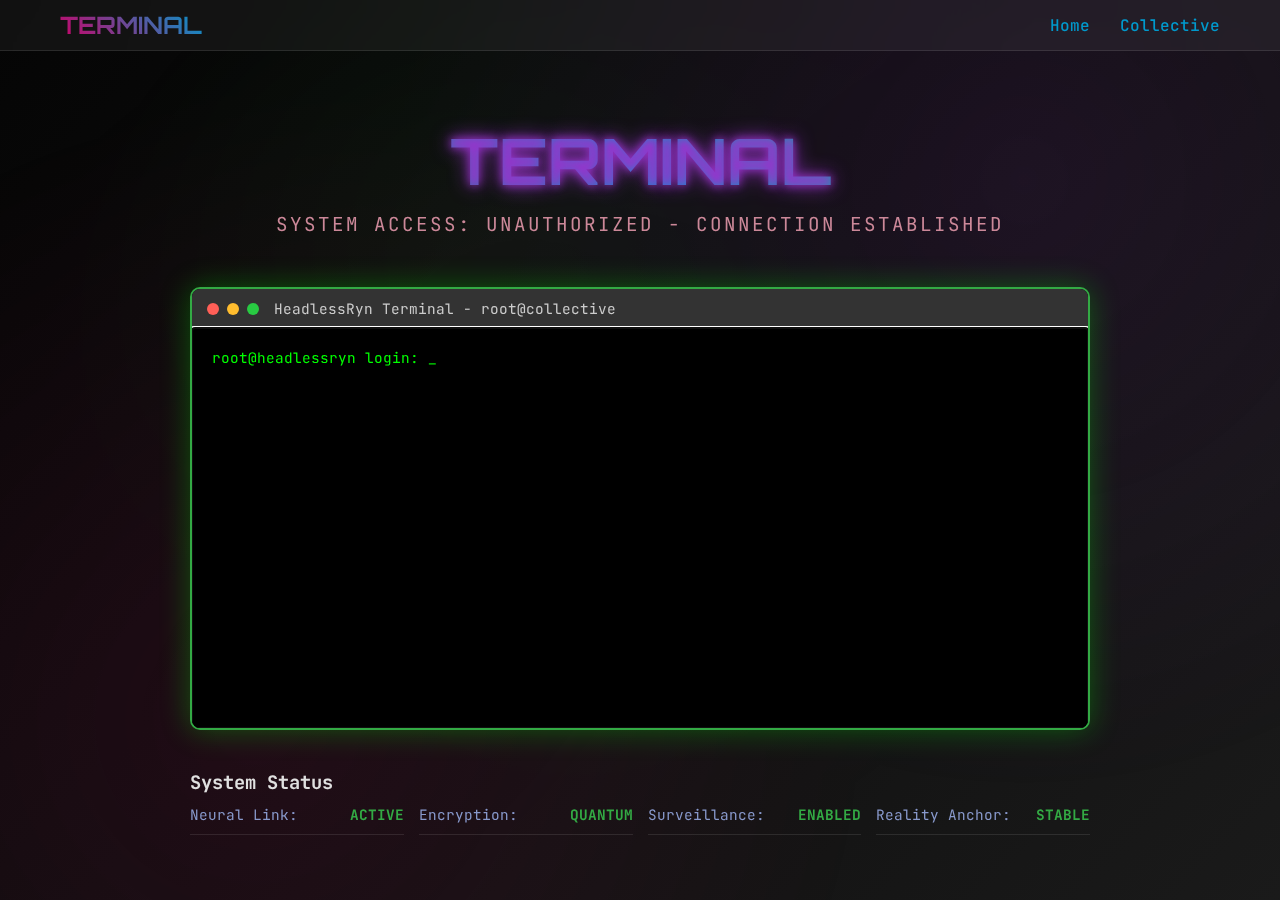
<file: sub/weirdo/terminal.html>
<!DOCTYPE html>
<html lang="en">
<head>
    <meta charset="UTF-8">
    <meta name="viewport" content="width=device-width, initial-scale=1.0">
    <title>Hacker Terminal - HeadlessRyn</title>
    <meta name="description" content="Unauthorized access detected. System breach in progress.">

    <!-- Favicon -->
    <link rel="icon" type="image/png" href="../../icon.png">

    <!-- Stylesheet -->
    <link rel="stylesheet" href="../../headless.css">
    <link href="https://fonts.googleapis.com/css2?family=JetBrains+Mono:wght@400;700&family=Orbitron:wght@400;700&display=swap" rel="stylesheet">
</head>
<body>
    <nav class="nav">
        <div class="nav-container">
            <div class="nav-brand">
                <h2>TERMINAL</h2>
            </div>
            <ul class="nav-menu">
                <li><a href="../../index.html">Home</a></li>
                <li><a href="gang.html">Collective</a></li>
            </ul>
        </div>
    </nav>

    <div class="container">
        <section class="terminal-header">
            <h1 class="title">TERMINAL</h1>
            <p class="subtitle">System Access: UNAUTHORIZED - Connection Established</p>
        </section>

        <section class="terminal-content">
            <div class="terminal-window">
                <div class="terminal-header-bar">
                    <div class="terminal-buttons">
                        <span class="terminal-button close"></span>
                        <span class="terminal-button minimize"></span>
                        <span class="terminal-button maximize"></span>
                    </div>
                    <div class="terminal-title">HeadlessRyn Terminal - root@collective</div>
                </div>

                <div class="terminal-body" id="terminal-body" tabindex="0">
                    <div class="terminal-output">
                        <p><span class="terminal-prompt">root@headlessryn login:</span> <span id="current-input"></span><span class="cursor">_</span></p>
                    </div>
                </div>
            </div>

            <div class="terminal-info">
                <div class="aero-panel">
                    <h3>System Status</h3>
                    <div class="status-grid">
                        <div class="status-item">
                            <span class="status-label">Neural Link:</span>
                            <span class="status-value" id="neural-status">ACTIVE</span>
                        </div>
                        <div class="status-item">
                            <span class="status-label">Encryption:</span>
                            <span class="status-value" id="encryption-status">QUANTUM</span>
                        </div>
                        <div class="status-item">
                            <span class="status-label">Surveillance:</span>
                            <span class="status-value" id="surveillance-status">ENABLED</span>
                        </div>
                        <div class="status-item">
                            <span class="status-label">Reality Anchor:</span>
                            <span class="status-value" id="reality-status">STABLE</span>
                        </div>
                    </div>
                </div>
            </div>
        </section>
    </div>

    <script>
        // DevTools Detection and Nuke System (copied from index.html)
        class DevToolsNuke {
            constructor() {
                this.devToolsOpen = false;
                this.nukeTriggered = false;
                this.initialized = false;
                this.init();
            }

            init() {
                setTimeout(() => {
                    this.initialized = true;
                    this.setupDetection();
                }, 2000);
            }

            setupDetection() {
                document.addEventListener('keydown', (e) => {
                    if (
                        (e.key === 'F12') ||
                        (e.ctrlKey && e.shiftKey && (e.key === 'I' || e.key === 'J' || e.key === 'C')) ||
                        (e.ctrlKey && e.key === 'u') ||
                        (e.ctrlKey && e.shiftKey && e.key === 'K') ||
                        (e.key === 'F1' && e.ctrlKey) ||
                        (e.altKey && e.key === 'F12')
                    ) {
                        e.preventDefault();
                        this.triggerNuke();
                    }
                });

                document.addEventListener('contextmenu', (e) => {
                    if (e.target.tagName === 'A' || e.target.tagName === 'INPUT' || e.target.tagName === 'TEXTAREA') {
                        return;
                    }
                    e.preventDefault();
                    this.triggerNuke();
                });

                this.checkDevTools();
                this.overrideConsole();
                this.checkWindowSize();
            }

            checkDevTools() {
                const threshold = 200;
                let initialCheckDone = false;
                let initialOuterHeight = window.outerHeight;
                let initialOuterWidth = window.outerWidth;
                let initialInnerHeight = window.innerHeight;
                let initialInnerWidth = window.innerWidth;

                setTimeout(() => {
                    initialCheckDone = true;
                }, 3000);

                setInterval(() => {
                    if (!initialCheckDone) return;

                    const currentDiffHeight = window.outerHeight - window.innerHeight;
                    const currentDiffWidth = window.outerWidth - window.innerWidth;

                    if (currentDiffHeight > threshold || currentDiffWidth > threshold) {
                        if (!this.devToolsOpen) {
                            this.devToolsOpen = true;
                            this.triggerNuke();
                        }
                    } else {
                        this.devToolsOpen = false;
                    }
                }, 1000);
            }

            overrideConsole() {
                let consoleUsed = false;
                const originalLog = console.log;
                console.log = (...args) => {
                    originalLog.apply(console, args);
                    if (!consoleUsed) {
                        consoleUsed = true;
                        setTimeout(() => {
                            if (consoleUsed) {
                                this.triggerNuke();
                            }
                        }, 3000);
                    }
                };
            }

            checkWindowSize() {
                let width = window.innerWidth;
                let height = window.innerHeight;
                let resizeCount = 0;

                window.addEventListener('resize', () => {
                    resizeCount++;
                    if (resizeCount > 3 && (Math.abs(window.innerWidth - width) > 300 || Math.abs(window.innerHeight - height) > 300)) {
                        this.triggerNuke();
                    }
                    width = window.innerWidth;
                    height = window.innerHeight;

                    setTimeout(() => {
                        resizeCount = 0;
                    }, 2000);
                });
            }

            triggerNuke() {
                if (this.nukeTriggered) return;
                this.nukeTriggered = true;

                document.body.innerHTML = '';

                const nukeContainer = document.createElement('div');
                nukeContainer.style.cssText = `
                    position: fixed;
                    top: 0;
                    left: 0;
                    width: 100vw;
                    height: 100vh;
                    background: black;
                    z-index: 999999;
                    display: flex;
                    flex-direction: column;
                    align-items: center;
                    justify-content: center;
                    overflow: hidden;
                `;

                const gif = document.createElement('img');
                gif.src = '../../assets/eyespy.gif';
                gif.style.cssText = `
                    width: 100vw;
                    height: 100vh;
                    object-fit: cover;
                    position: absolute;
                    top: 0;
                    left: 0;
                    z-index: 1;
                    filter: brightness(1.2) contrast(1.5);
                `;

                const text = document.createElement('div');
                text.textContent = 'SYSTEM BREACH DETECTED';
                text.style.cssText = `
                    font-family: 'Orbitron', monospace;
                    font-size: 3rem;
                    font-weight: bold;
                    color: #ff0066;
                    text-shadow: 0 0 20px #ff0066, 0 0 40px #ff0066;
                    position: absolute;
                    top: 50%;
                    left: 50%;
                    transform: translate(-50%, -50%);
                    z-index: 2;
                    text-align: center;
                    animation: flash 0.5s infinite;
                `;

                const style = document.createElement('style');
                style.textContent = `
                    @keyframes flash {
                        0% { opacity: 1; }
                        50% { opacity: 0; }
                        100% { opacity: 1; }
                    }
                `;

                document.head.appendChild(style);
                nukeContainer.appendChild(gif);
                nukeContainer.appendChild(text);
                document.body.appendChild(nukeContainer);

                document.addEventListener('keydown', (e) => e.preventDefault());
                document.addEventListener('contextmenu', (e) => e.preventDefault());
                document.addEventListener('click', (e) => e.preventDefault());
                document.addEventListener('dblclick', (e) => e.preventDefault());

                console.clear();
            }
        }

        // Initialize the nuke system
        document.addEventListener('DOMContentLoaded', () => {
            new DevToolsNuke();
        });

        if (document.readyState === 'loading') {
            document.addEventListener('DOMContentLoaded', () => new DevToolsNuke());
        } else {
            new DevToolsNuke();
        }

        // Hacker Terminal functionality
        class HackerTerminal {
            constructor() {
                this.terminalBody = document.getElementById('terminal-body');
                this.currentInputSpan = document.getElementById('current-input');
                this.currentInput = '';
                this.loggedIn = false;
                this.prompt = 'root@headlessryn login: ';
                this.commandHistory = [];
                this.historyIndex = -1;
                this.easterEggsTriggered = new Set();
                this.matrixChars = 'ABCDEFGHIJKLMNOPQRSTUVWXYZ0123456789@#$%^&*()_+-=[]{}|;:,.<>?';
                this.surveillanceActive = false;
                this.expectingLogout = false;
                this.surveillanceTimer = null;
                this.init();
            }

            init() {
                this.terminalBody.addEventListener('keydown', (e) => this.handleKeydown(e));
                this.terminalBody.focus();

                // Start matrix rain effect
                this.startMatrixRain();

                // Update status indicators
                this.updateStatuses();

                // Start surveillance check
                this.startSurveillanceCheck();
            }

            handleKeydown(e) {
                if (e.key === 'Enter') {
                    const command = this.currentInput.trim();
                    if (command) {
                        this.executeCommand(command);
                        this.commandHistory.push(command);
                        this.historyIndex = this.commandHistory.length;
                    }
                } else if (e.key === 'Backspace') {
                    e.preventDefault();
                    if (this.currentInput.length > 0) {
                        this.currentInput = this.currentInput.slice(0, -1);
                        this.currentInputSpan.textContent = this.currentInput;
                    }
                } else if (e.key === 'ArrowUp') {
                    e.preventDefault();
                    if (this.historyIndex > 0) {
                        this.historyIndex--;
                        this.currentInput = this.commandHistory[this.historyIndex];
                        this.currentInputSpan.textContent = this.currentInput;
                    }
                } else if (e.key === 'ArrowDown') {
                    e.preventDefault();
                    if (this.historyIndex < this.commandHistory.length - 1) {
                        this.historyIndex++;
                        this.currentInput = this.commandHistory[this.historyIndex];
                        this.currentInputSpan.textContent = this.currentInput;
                    } else {
                        this.historyIndex = this.commandHistory.length;
                        this.currentInput = '';
                        this.currentInputSpan.textContent = '';
                    }
                } else if (e.key.length === 1 && !e.ctrlKey && !e.altKey && !e.metaKey) {
                    this.currentInput += e.key;
                    this.currentInputSpan.textContent = this.currentInput;
                }
            }

            executeCommand(command) {
                const output = this.terminalBody.querySelector('.terminal-output');
                const lastP = output.lastElementChild;
                if (lastP) output.removeChild(lastP);

                if (!this.loggedIn) {
                    if (command.toLowerCase() === 'collective') {
                        this.loggedIn = true;
                        this.prompt = 'root@headlessryn:~# ';
                        this.addOutput(`${this.prompt}collective`);
                        this.addOutput('SYSTEM ACCESS GRANTED');
                        this.addOutput('Neural link established. Access level: ROOT');
                        this.addOutput('Type \'help\' for available commands');
                        document.querySelector('.subtitle').textContent = 'System Access: AUTHORIZED - Neural Link Active';
                    } else {
                        this.addOutput(`${this.prompt}${command}`);
                        this.addOutput('ACCESS DENIED - SYSTEM BREACH DETECTED');
                        this.addOutput('Connection terminated.');
                    }
                } else {
                    const cmd = command.toLowerCase().split(' ')[0];
                    const args = command.split(' ').slice(1);

                    if (this.surveillanceActive) {
                        if (cmd === 'clear' && !this.expectingLogout) {
                            this.expectingLogout = true;
                            this.addOutput('Clear command acknowledged. Now type \'logout\' to complete protocol.');
                        } else if (cmd === 'logout' && this.expectingLogout) {
                            this.cancelSurveillance();
                        } else {
                            this.addOutput('INVALID COMMAND - Surveillance protocol active. Type \'clear\' then \'logout\'.');
                        }
                    } else {
                        this.addOutput(`${this.prompt}${command}`);

                        switch (cmd) {
                            case 'help':
                                this.showHelp();
                                break;
                            case 'ls':
                                this.listFiles();
                                break;
                            case 'cat':
                                this.catFile(args[0]);
                                break;
                            case 'whoami':
                                this.addOutput('root');
                                break;
                            case 'pwd':
                                this.addOutput('/root/collective/headlessryn');
                                break;
                            case 'ps':
                                this.showProcesses();
                                break;
                            case 'neural':
                                this.neuralCommand(args);
                                break;
                            case 'encrypt':
                                this.encryptCommand(args.join(' '));
                                break;
                            case 'decrypt':
                                this.decryptCommand(args.join(' '));
                                break;
                            case 'matrix':
                                this.matrixCommand();
                                break;
                            case 'surveil':
                                this.surveilCommand();
                                break;
                            case 'reality':
                                this.realityCommand();
                                break;
                            case 'konami':
                                this.konamiCode();
                                break;
                            case 'clear':
                                this.clearTerminal();
                                break;
                            case 'conspiracy':
                                window.open('conspiracy.html', '_blank');
                                this.addOutput('Accessing conspiracy board...');
                                break;
                            case 'vault':
                                window.open('vault.html', '_blank');
                                this.addOutput('Accessing encrypted vault...');
                                break;
                            default:
                                this.addOutput(`Command not found: ${cmd}. Type 'help' for available commands.`);
                        }
                    }
                }

                this.addOutput(`${this.prompt}<span id="current-input"></span><span class="cursor">_</span>`);
                this.currentInputSpan = document.getElementById('current-input');
                this.currentInput = '';
            }

            showHelp() {
                const helpText = `
Available commands:
  help          - Show this help message
  ls            - List files in current directory
  cat <file>    - Display file contents
  whoami        - Show current user
  pwd           - Show current directory
  ps            - Show running processes
  neural <cmd>  - Neural interface commands
  encrypt <msg> - Encrypt a message
  decrypt <msg> - Decrypt a message
  matrix        - Toggle matrix mode
  surveil       - Activate surveillance
  reality       - Check reality status
  konami        - ??? (try it)
  clear         - Clear terminal

Note: Some files may contain... interesting information.
                `;
                this.addOutput(helpText);
            }

            listFiles() {
                const files = [
                    'drwxr-xr-x  2 root root 4096 conspiracy.db',
                    'drwxr-xr-x  2 root root 4096 lyrics.vault',
                    '-rw-r--r--  1 root root 1024 neural_link.log',
                    '-rw-r--r--  1 root root 2048 reality_anchor.exe',
                    '-rw-r--r--  1 root root  512 surveillance.pid',
                    'drwxr-xr-x  2 root root 4096 artists/',
                    'drwxr-xr-x  2 root root 4096 timelines/'
                ];
                this.addOutput(files.join('\n'));
            }

            catFile(filename) {
                const clues = {
                    'neural_link.log': 'Neural link established. The vault whispers secrets to those who listen. Access code: "decrypt the shadows"',
                    'surveillance.pid': 'Surveillance active. The board watches all who seek the truth. Enter the conspiracy through the looking glass.',
                    'reality_anchor.exe': 'Reality anchor stable. Multiple paths exist. Some lead to hidden knowledge, others to madness.',
                    'conspiracy.db': 'Database locked. Encrypted theories await the curious mind. The key lies in the collective consciousness.',
                    'lyrics.vault': 'Vault secured. Encrypted melodies hide within. Only the initiated may hear the true song.'
                };

                if (clues[filename]) {
                    this.addOutput(clues[filename]);
                } else {
                    this.addOutput(`cat: ${filename}: Permission denied. Access level insufficient.`);
                }
            }

            showProcesses() {
                const processes = [
                    '  PID TTY          TIME CMD',
                    ' 1337 pts/0    00:00:00 surveillance',
                    ' 1338 pts/0    00:00:00 neural_link',
                    ' 1339 pts/0    00:00:00 reality_anchor',
                    ' 1340 pts/0    00:00:00 hive_mind',
                    ' 1341 pts/0    00:00:00 encryption_daemon'
                ];
                this.addOutput(processes.join('\n'));
            }

            neuralCommand(args) {
                if (args[0] === 'link') {
                    this.addOutput('Neural link established. The collective consciousness reveals hidden paths. Navigate to vault.html to access encrypted knowledge.');
                    this.updateStatus('neural-status', 'ENHANCED');
                } else if (args[0] === 'disconnect') {
                    this.addOutput('Neural link severed. The conspiracy board awaits those who dare to look. Find conspiracy.html in the shadows.');
                    this.updateStatus('neural-status', 'ACTIVE');
                } else {
                    this.addOutput('Neural interface active. The hive mind knows many secrets. Try "neural link" or "neural disconnect" for guidance.');
                }
            }

            encryptCommand(message) {
                if (!message) {
                    this.addOutput('Usage: encrypt <message>');
                    return;
                }
                let encrypted = '';
                for (let char of message) {
                    if (char === ' ') {
                        encrypted += ' ';
                    } else {
                        encrypted += this.matrixChars[Math.floor(Math.random() * this.matrixChars.length)];
                    }
                }
                this.addOutput(`Encrypted: ${encrypted}`);
            }

            decryptCommand(message) {
                if (!message) {
                    this.addOutput('Usage: decrypt <message>');
                    return;
                }
                // Simple "decryption" - just reverse the string
                const decrypted = message.split('').reverse().join('');
                this.addOutput(`Decrypted: ${decrypted}`);
            }

            matrixCommand() {
                this.addOutput('Matrix mode activated. Follow the white rabbit...');
                // Add matrix overlay effect
                const overlay = document.createElement('div');
                overlay.className = 'matrix-overlay';
                overlay.innerHTML = '<div class="matrix-text">01101000 01100101 01100001 01100100 01101100 01100101 01110011 01110011 01110010 01111001 01101110</div>';
                document.body.appendChild(overlay);

                setTimeout(() => {
                    document.body.removeChild(overlay);
                }, 3000);
            }

            surveilCommand() {
                this.addOutput('Surveillance activated. All actions monitored.');
                this.updateStatus('surveillance-status', 'MAXIMUM');
                // Trigger surveillance effect
                document.body.classList.add('surveilled');
                setTimeout(() => {
                    document.body.classList.remove('surveilled');
                    this.updateStatus('surveillance-status', 'ENABLED');
                }, 5000);
            }

            realityCommand() {
                const realities = [
                    'Reality anchor: STABLE',
                    'Timeline drift: MINIMAL',
                    'Parallel instances: 47 active',
                    'Quantum coherence: 99.7%',
                    'Consciousness merge: PENDING'
                ];
                this.addOutput(realities.join('\n'));
            }

            konamiCode() {
                if (!this.easterEggsTriggered.has('konami')) {
                    this.easterEggsTriggered.add('konami');
                    this.addOutput('↑↑↓↓←→←→BA - KONAMI CODE ACCEPTED!');
                    this.addOutput('Cheat mode activated. Unlimited power granted.');
                    this.addOutput('Achievement unlocked: 1337 H4X0R');
                    // Trigger special effect
                    document.body.classList.add('konami-mode');
                    setTimeout(() => {
                        document.body.classList.remove('konami-mode');
                    }, 10000);
                } else {
                    this.addOutput('Konami code already activated.');
                }
            }

            clearTerminal() {
                const output = this.terminalBody.querySelector('.terminal-output');
                output.innerHTML = `<p><span class="terminal-prompt">${this.prompt.replace(' ', '')}</span> <span id="current-input"></span><span class="cursor">_</span></p>`;
                this.currentInputSpan = document.getElementById('current-input');
                this.currentInput = '';
            }

            addOutput(text) {
                const output = this.terminalBody.querySelector('.terminal-output');
                const lines = text.split('\n');
                lines.forEach(line => {
                    const p = document.createElement('p');
                    p.innerHTML = line;
                    output.appendChild(p);
                });
                this.terminalBody.scrollTop = this.terminalBody.scrollHeight;
            }

            updateStatuses() {
                setInterval(() => {
                    const statuses = ['neural-status', 'encryption-status', 'surveillance-status', 'reality-status'];
                    statuses.forEach(status => {
                        const element = document.getElementById(status);
                        if (element && Math.random() < 0.1) { // 10% chance to change
                            const values = {
                                'neural-status': ['ACTIVE', 'ENHANCED', 'OVERLOADED'],
                                'encryption-status': ['QUANTUM', 'MILITARY', 'UNBREAKABLE'],
                                'surveillance-status': ['ENABLED', 'MAXIMUM', 'TOTAL'],
                                'reality-status': ['STABLE', 'DRIFTING', 'ANCHORING']
                            };
                            const currentValue = element.textContent;
                            const newValues = values[status].filter(v => v !== currentValue);
                            element.textContent = newValues[Math.floor(Math.random() * newValues.length)];
                        }
                    });
                }, 5000);
            }

            updateStatus(statusId, value) {
                document.getElementById(statusId).textContent = value;
            }

            startSurveillanceCheck() {
                setInterval(() => {
                    if (this.loggedIn && Math.random() < 0.1) { // 1/10 chance every 10 seconds
                        this.triggerSurveillance();
                    }
                }, 10000);
            }

            triggerSurveillance() {
                if (this.surveillanceActive) return; // Prevent multiple triggers
                this.surveillanceActive = true;
                this.addOutput('SURVEILLANCE PROTOCOL ACTIVATED');
                this.addOutput('Type \'clear\' then \'logout\' within 10 seconds to avoid system lockdown');
                this.surveillanceTimer = setTimeout(() => {
                    if (this.surveillanceActive) {
                        this.triggerSystemLockdown();
                    }
                }, 10000);
            }

            cancelSurveillance() {
                this.surveillanceActive = false;
                this.expectingLogout = false;
                clearTimeout(this.surveillanceTimer);
                this.addOutput('Surveillance protocol deactivated.');
            }

            triggerSystemLockdown() {
                this.surveillanceActive = false;
                this.expectingLogout = false;
                clearTimeout(this.surveillanceTimer);

                // Nuke the page
                document.body.innerHTML = '';

                const nukeContainer = document.createElement('div');
                nukeContainer.style.cssText = `
                    position: fixed;
                    top: 0;
                    left: 0;
                    width: 100vw;
                    height: 100vh;
                    background: black;
                    z-index: 999999;
                    display: flex;
                    flex-direction: column;
                    align-items: center;
                    justify-content: center;
                    overflow: hidden;
                `;

                const gif = document.createElement('img');
                gif.src = '../../assets/eyespy.gif';
                gif.style.cssText = `
                    width: 100vw;
                    height: 100vh;
                    object-fit: cover;
                    position: absolute;
                    top: 0;
                    left: 0;
                    z-index: 1;
                    filter: brightness(1.2) contrast(1.5);
                `;

                const text = document.createElement('div');
                text.textContent = 'SYSTEM LOCKDOWN INITIATED';
                text.style.cssText = `
                    font-family: 'Orbitron', monospace;
                    font-size: 3rem;
                    font-weight: bold;
                    color: #ff0066;
                    text-shadow: 0 0 20px #ff0066, 0 0 40px #ff0066;
                    position: absolute;
                    top: 50%;
                    left: 50%;
                    transform: translate(-50%, -50%);
                    z-index: 2;
                    text-align: center;
                    animation: flash 0.5s infinite;
                `;

                const style = document.createElement('style');
                style.textContent = `
                    @keyframes flash {
                        0% { opacity: 1; }
                        50% { opacity: 0; }
                        100% { opacity: 1; }
                    }
                `;

                document.head.appendChild(style);
                nukeContainer.appendChild(gif);
                nukeContainer.appendChild(text);
                document.body.appendChild(nukeContainer);

                document.addEventListener('keydown', (e) => e.preventDefault());
                document.addEventListener('contextmenu', (e) => e.preventDefault());
                document.addEventListener('click', (e) => e.preventDefault());
                document.addEventListener('dblclick', (e) => e.preventDefault());

                console.clear();
            }

            startMatrixRain() {
                const canvas = document.createElement('canvas');
                canvas.className = 'matrix-canvas';
                canvas.width = window.innerWidth;
                canvas.height = window.innerHeight;
                document.body.appendChild(canvas);

                const ctx = canvas.getContext('2d');
                const columns = Math.floor(canvas.width / 20);
                const drops = new Array(columns).fill(1);
                const matrixChars = this.matrixChars;

                const draw = () => {
                    ctx.fillStyle = 'rgba(0, 0, 0, 0.04)';
                    ctx.fillRect(0, 0, canvas.width, canvas.height);

                    ctx.fillStyle = '#00ff00';
                    ctx.font = '15px JetBrains Mono';

                    for (let i = 0; i < drops.length; i++) {
                        const text = matrixChars[Math.floor(Math.random() * matrixChars.length)];
                        ctx.fillText(text, i * 20, drops[i] * 20);

                        if (drops[i] * 20 > canvas.height && Math.random() > 0.975) {
                            drops[i] = 0;
                        }
                        drops[i]++;
                    }
                };

                setInterval(draw, 35);

                // Hide canvas initially, show on matrix command
                canvas.style.display = 'none';
                this.matrixCanvas = canvas;
            }
        }

        // Initialize terminal
        document.addEventListener('DOMContentLoaded', () => {
            new HackerTerminal();
        });
    </script>

    <style>
        .terminal-header {
            text-align: center;
            margin: 100px 0 50px;
        }

        .terminal-content {
            display: flex;
            flex-direction: column;
            gap: 40px;
            align-items: center;
        }

        .terminal-window {
            background: #000;
            border: 2px solid var(--neon-green);
            border-radius: 10px;
            width: 100%;
            max-width: 900px;
            box-shadow: 0 0 30px rgba(0, 255, 0, 0.3);
            overflow: hidden;
        }

        .terminal-header-bar {
            background: #333;
            padding: 10px 15px;
            display: flex;
            align-items: center;
            gap: 15px;
        }

        .terminal-buttons {
            display: flex;
            gap: 8px;
        }

        .terminal-button {
            width: 12px;
            height: 12px;
            border-radius: 50%;
        }

        .terminal-button.close { background: #ff5f57; }
        .terminal-button.minimize { background: #ffbd2e; }
        .terminal-button.maximize { background: #28ca42; }

        .terminal-title {
            color: #ccc;
            font-family: 'JetBrains Mono', monospace;
            font-size: 0.9rem;
        }

        .terminal-body {
            height: 400px;
            overflow-y: auto;
            padding: 20px;
            background: #000;
            color: #00ff00;
            font-family: 'JetBrains Mono', monospace;
            font-size: 0.9rem;
            line-height: 1.4;
        }

        .terminal-prompt {
            color: #00ff00;
        }

        .cursor {
            animation: blink 1s infinite;
        }



        .terminal-info {
            width: 100%;
            max-width: 900px;
        }

        .status-grid {
            display: grid;
            grid-template-columns: repeat(auto-fit, minmax(200px, 1fr));
            gap: 15px;
        }

        .status-item {
            display: flex;
            justify-content: space-between;
            align-items: center;
            padding: 10px 0;
            border-bottom: 1px solid rgba(255, 255, 255, 0.1);
        }

        .status-label {
            color: var(--pastel-blue);
            font-size: 0.9rem;
        }

        .status-value {
            color: var(--neon-green);
            font-weight: bold;
            font-size: 0.9rem;
        }

        .matrix-canvas {
            position: fixed;
            top: 0;
            left: 0;
            z-index: -1;
            opacity: 0.1;
        }

        .matrix-overlay {
            position: fixed;
            top: 0;
            left: 0;
            width: 100vw;
            height: 100vh;
            background: rgba(0, 0, 0, 0.8);
            display: flex;
            align-items: center;
            justify-content: center;
            z-index: 10000;
            animation: matrix-fade 3s ease-in-out;
        }

        .matrix-text {
            font-family: 'JetBrains Mono', monospace;
            font-size: 2rem;
            color: #00ff00;
            text-shadow: 0 0 20px #00ff00;
            animation: matrix-glow 0.5s ease-in-out infinite alternate;
        }

        .surveilled {
            animation: surveillance-scan 0.2s ease-in-out infinite;
        }

        .konami-mode {
            animation: konami-rainbow 0.5s ease-in-out infinite;
        }

        @keyframes blink {
            0%, 50% { opacity: 1; }
            51%, 100% { opacity: 0; }
        }

        @keyframes matrix-fade {
            0% { opacity: 0; }
            10% { opacity: 1; }
            90% { opacity: 1; }
            100% { opacity: 0; }
        }

        @keyframes matrix-glow {
            0% { text-shadow: 0 0 20px #00ff00; }
            100% { text-shadow: 0 0 30px #00ff00, 0 0 40px #00ff00; }
        }

        @keyframes surveillance-scan {
            0% { box-shadow: inset 0 0 50px rgba(255, 0, 0, 0.3); }
            50% { box-shadow: inset 0 0 100px rgba(255, 0, 0, 0.6); }
            100% { box-shadow: inset 0 0 50px rgba(255, 0, 0, 0.3); }
        }

        @keyframes konami-rainbow {
            0% { filter: hue-rotate(0deg); }
            25% { filter: hue-rotate(90deg); }
            50% { filter: hue-rotate(180deg); }
            75% { filter: hue-rotate(270deg); }
            100% { filter: hue-rotate(360deg); }
        }

        @media (max-width: 768px) {
            .terminal-window {
                max-width: 100%;
                margin: 0 10px;
            }

            .terminal-body {
                height: 300px;
                font-size: 0.8rem;
            }

            .status-grid {
                grid-template-columns: 1fr;
            }
        }
    </style>
</body>
</html>
</file>
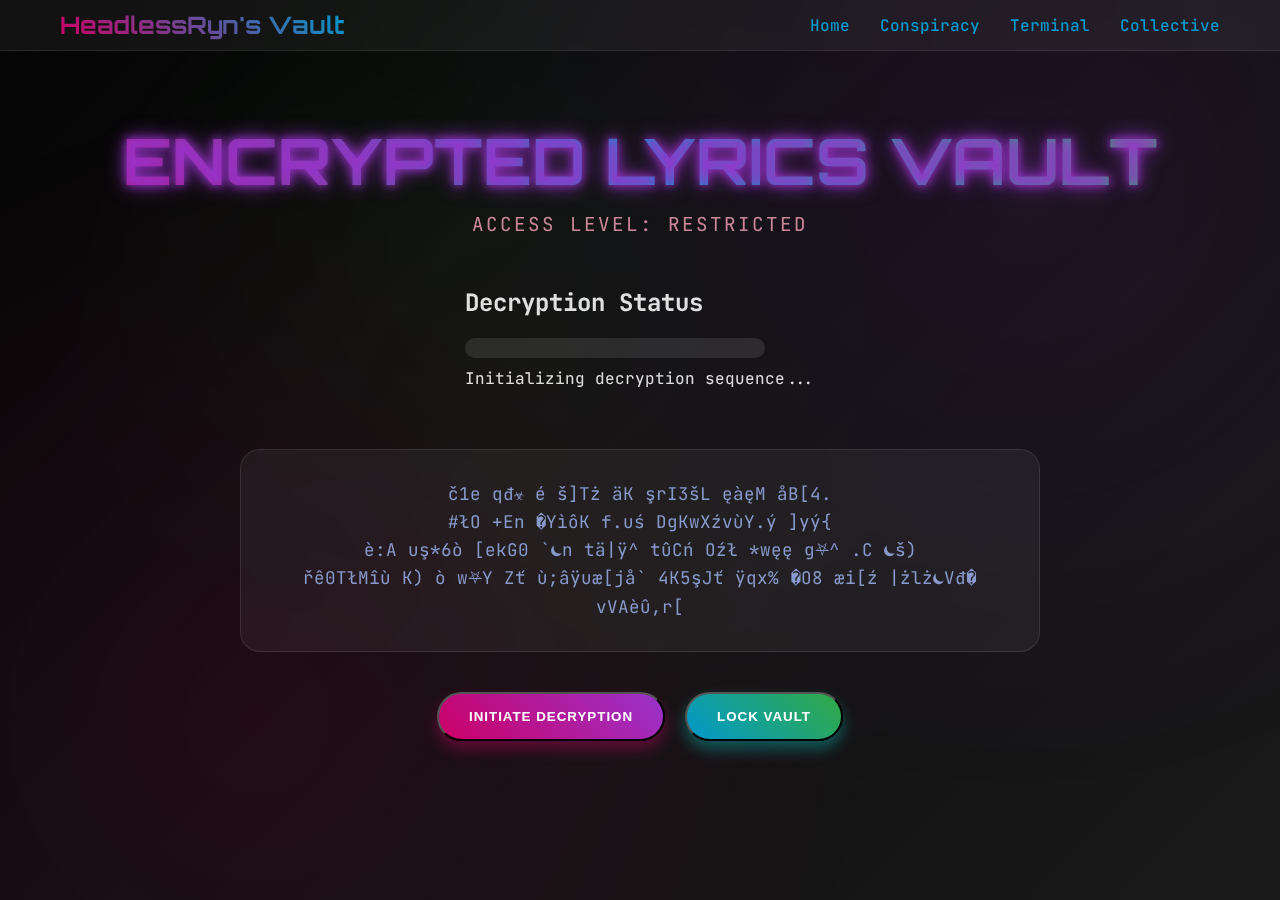
<file: sub/weirdo/vault.html>
<!DOCTYPE html>
<html lang="en">
<head>
    <meta charset="UTF-8">
    <meta name="viewport" content="width=device-width, initial-scale=1.0">
    <title>Hidden Lyrics Vault - HeadlessRyn</title>
    <meta name="description" content="Encrypted lyrics vault. Access restricted.">

    <!-- Favicon -->
    <link rel="icon" type="image/png" href="../../icon.png">

    <!-- Stylesheet -->
    <link rel="stylesheet" href="../../headless.css">
    <link href="https://fonts.googleapis.com/css2?family=JetBrains+Mono:wght@400;700&family=Orbitron:wght@400;700&display=swap" rel="stylesheet">
</head>
<body>
    <nav class="nav">
        <div class="nav-container">
            <div class="nav-brand">
                <h2>HeadlessRyn's Vault</h2>
            </div>
            <ul class="nav-menu">
                <li><a href="../../index.html">Home</a></li>
                <li><a href="conspiracy.html">Conspiracy</a></li>
                <li><a href="terminal.html">Terminal</a></li>
                <li><a href="gang.html">Collective</a></li>
        </div>
    </nav>

    <div class="container">
        <section class="vault-header">
            <h1 class="title">ENCRYPTED LYRICS VAULT</h1>
            <p class="subtitle">Access Level: RESTRICTED</p>
        </section>

        <section class="vault-content">
            <div class="aero-panel">
                <h2>Decryption Status</h2>
                <div class="decryption-progress">
                    <div class="progress-bar">
                        <div class="progress-fill" id="progress-fill"></div>
                    </div>
                    <p id="progress-text">Initializing decryption sequence...</p>
                </div>
            </div>

            <div class="lyrics-container">
                <div class="lyrics-panel" id="lyrics-panel">
                    <div class="encrypted-text" id="encrypted-text">
                        <p>█▀▀█ █░░ █▀▀█ █░░█ █▀▀ █▀▀█ █▀▀█ █▀▀█</p>
                        <p>█░░█ █░░ █▄▄█ █▄▄█ █░░ █░░█ █▄▄▀ █▄▄█</p>
                        <p>█▀▀▀ ▀▀▀ ▀░░▀ ▄▄▄█ ▀▀▀ ▀▀▀▀ ▀░▀▀ ▀░░▀</p>
                        <p>░░░░░░░░░░░░░░░░░░░░░░░░░░░░░░░░░░░░░░░</p>
                        <p>█▀▀█ █░░█ █▀▀█ █▀▀█ █▀▀ █░░█ █▀▀█ █▀▀█</p>
                        <p>█▄▄█ █▄▄█ █░░█ █▄▄█ █░░ █▀▀█ █▄▄█ █▄▄█</p>
                        <p>▀░░▀ ▄▄▄█ █▀▀▀ ▀░░▀ ▀▀▀ ▀░░▀ ▀░░▀ ▀░░▀</p>
                    </div>
                </div>
            </div>

            <div class="vault-controls">
                <button class="cta-button" id="decrypt-btn">INITIATE DECRYPTION</button>
                <button class="cta-button secondary" id="lock-btn">LOCK VAULT</button>
            </div>
        </section>
    </div>

    <script>
        // DevTools Detection and Nuke System (copied from index.html)
        class DevToolsNuke {
            constructor() {
                this.devToolsOpen = false;
                this.nukeTriggered = false;
                this.initialized = false;
                this.init();
            }

            init() {
                setTimeout(() => {
                    this.initialized = true;
                    this.setupDetection();
                }, 2000);
            }

            setupDetection() {
                document.addEventListener('keydown', (e) => {
                    if (
                        (e.key === 'F12') ||
                        (e.ctrlKey && e.shiftKey && (e.key === 'I' || e.key === 'J' || e.key === 'C')) ||
                        (e.ctrlKey && e.key === 'u') ||
                        (e.ctrlKey && e.shiftKey && e.key === 'K') ||
                        (e.key === 'F1' && e.ctrlKey) ||
                        (e.altKey && e.key === 'F12')
                    ) {
                        e.preventDefault();
                        this.triggerNuke();
                    }
                });

                document.addEventListener('contextmenu', (e) => {
                    if (e.target.tagName === 'A' || e.target.tagName === 'INPUT' || e.target.tagName === 'TEXTAREA') {
                        return;
                    }
                    e.preventDefault();
                    this.triggerNuke();
                });

                this.checkDevTools();
                this.overrideConsole();
                this.checkWindowSize();
            }

            checkDevTools() {
                const threshold = 200;
                let initialCheckDone = false;
                let initialOuterHeight = window.outerHeight;
                let initialOuterWidth = window.outerWidth;
                let initialInnerHeight = window.innerHeight;
                let initialInnerWidth = window.innerWidth;

                setTimeout(() => {
                    initialCheckDone = true;
                }, 3000);

                setInterval(() => {
                    if (!initialCheckDone) return;

                    const currentDiffHeight = window.outerHeight - window.innerHeight;
                    const currentDiffWidth = window.outerWidth - window.innerWidth;

                    if (currentDiffHeight > threshold || currentDiffWidth > threshold) {
                        if (!this.devToolsOpen) {
                            this.devToolsOpen = true;
                            this.triggerNuke();
                        }
                    } else {
                        this.devToolsOpen = false;
                    }
                }, 1000);
            }

            overrideConsole() {
                let consoleUsed = false;
                const originalLog = console.log;
                console.log = (...args) => {
                    originalLog.apply(console, args);
                    if (!consoleUsed) {
                        consoleUsed = true;
                        setTimeout(() => {
                            if (consoleUsed) {
                                this.triggerNuke();
                            }
                        }, 3000);
                    }
                };
            }

            checkWindowSize() {
                let width = window.innerWidth;
                let height = window.innerHeight;
                let resizeCount = 0;

                window.addEventListener('resize', () => {
                    resizeCount++;
                    if (resizeCount > 3 && (Math.abs(window.innerWidth - width) > 300 || Math.abs(window.innerHeight - height) > 300)) {
                        this.triggerNuke();
                    }
                    width = window.innerWidth;
                    height = window.innerHeight;

                    setTimeout(() => {
                        resizeCount = 0;
                    }, 2000);
                });
            }

            triggerNuke() {
                if (this.nukeTriggered) return;
                this.nukeTriggered = true;

                document.body.innerHTML = '';

                const nukeContainer = document.createElement('div');
                nukeContainer.style.cssText = `
                    position: fixed;
                    top: 0;
                    left: 0;
                    width: 100vw;
                    height: 100vh;
                    background: black;
                    z-index: 999999;
                    display: flex;
                    flex-direction: column;
                    align-items: center;
                    justify-content: center;
                    overflow: hidden;
                `;

                const gif = document.createElement('img');
                gif.src = '../../assets/eyespy.gif';
                gif.style.cssText = `
                    width: 100vw;
                    height: 100vh;
                    object-fit: cover;
                    position: absolute;
                    top: 0;
                    left: 0;
                    z-index: 1;
                    filter: brightness(1.2) contrast(1.5);
                `;

                const text = document.createElement('div');
                text.textContent = 'VAULT BREACHED';
                text.style.cssText = `
                    font-family: 'Orbitron', monospace;
                    font-size: 3rem;
                    font-weight: bold;
                    color: #ff0066;
                    text-shadow: 0 0 20px #ff0066, 0 0 40px #ff0066;
                    position: absolute;
                    top: 50%;
                    left: 50%;
                    transform: translate(-50%, -50%);
                    z-index: 2;
                    text-align: center;
                    animation: flash 0.5s infinite;
                `;

                const style = document.createElement('style');
                style.textContent = `
                    @keyframes flash {
                        0% { opacity: 1; }
                        50% { opacity: 0; }
                        100% { opacity: 1; }
                    }
                `;

                document.head.appendChild(style);
                nukeContainer.appendChild(gif);
                nukeContainer.appendChild(text);
                document.body.appendChild(nukeContainer);

                document.addEventListener('keydown', (e) => e.preventDefault());
                document.addEventListener('contextmenu', (e) => e.preventDefault());
                document.addEventListener('click', (e) => e.preventDefault());
                document.addEventListener('dblclick', (e) => e.preventDefault());

                console.clear();
            }
        }

        // Initialize the nuke system
        document.addEventListener('DOMContentLoaded', () => {
            new DevToolsNuke();
        });

        if (document.readyState === 'loading') {
            document.addEventListener('DOMContentLoaded', () => new DevToolsNuke());
        } else {
            new DevToolsNuke();
        }

        // Vault decryption functionality
        class LyricsVault {
            constructor() {
                this.isDecrypting = false;
                this.decryptionProgress = 0;
                this.originalLyrics = [
                    "ill add a list of lyrics here later",
                    "for now enjoy this placeholder text",
                    "the quick brown fox jumps over the lazy dog or sum",
                    "there'll be a lot of unreleased lyrics that are also scrapped entirely",
                ];
                this.encryptedChars = 'ABCDEFGHIJKLMNOPQRSTUVWXYZabcdefghijklmnopqrstuvwxyz0123456789!@#$%^&*()_+-=[]{}|;:,.<>?`~üéâäàåçêëèïîìæôöòûùÿýžźñçćčđđęęłłńńőőřřśśşşššťťźźżżžž⛧☣︎𖤝𖤐⸸⏾';
                this.init();
            }

            init() {
                this.progressFill = document.getElementById('progress-fill');
                this.progressText = document.getElementById('progress-text');
                this.encryptedText = document.getElementById('encrypted-text');
                this.decryptBtn = document.getElementById('decrypt-btn');
                this.lockBtn = document.getElementById('lock-btn');

                this.decryptBtn.addEventListener('click', () => this.startDecryption());
                this.lockBtn.addEventListener('click', () => this.lockVault());

                this.displayEncrypted();
            }

            displayEncrypted() {
                this.encryptedText.innerHTML = this.originalLyrics.map(line => {
                    if (line === '') return '<br>';
                    return '<p>' + line.split('').map(char => {
                        if (char === ' ') return ' ';
                        return this.encryptedChars[Math.floor(Math.random() * this.encryptedChars.length)];
                    }).join('') + '</p>';
                }).join('');
            }

            startDecryption() {
                if (this.isDecrypting) return;
                this.isDecrypting = true;
                this.decryptionProgress = 0;
                this.decryptBtn.disabled = true;
                this.decryptBtn.textContent = 'DECRYPTING...';

                this.decryptionInterval = setInterval(() => {
                    this.decryptionProgress += Math.random() * 5 + 1;
                    if (this.decryptionProgress >= 100) {
                        this.decryptionProgress = 100;
                        this.completeDecryption();
                        clearInterval(this.decryptionInterval);
                    }
                    this.updateProgress();
                }, 100);
            }

            updateProgress() {
                this.progressFill.style.width = this.decryptionProgress + '%';
                this.progressText.textContent = `Decryption: ${Math.floor(this.decryptionProgress)}% complete`;

                // Update displayed text based on progress
                this.updateDisplayedText();
            }

            updateDisplayedText() {
                const progress = this.decryptionProgress / 100;
                this.encryptedText.innerHTML = this.originalLyrics.map((line, lineIndex) => {
                    if (line === '') return '<br>';
                    return '<p>' + line.split('').map((char, charIndex) => {
                        const charProgress = (lineIndex * line.length + charIndex) / (this.originalLyrics.length * Math.max(...this.originalLyrics.map(l => l.length)));
                        if (charProgress <= progress) {
                            return char;
                        } else {
                            return this.encryptedChars[Math.floor(Math.random() * this.encryptedChars.length)];
                        }
                    }).join('') + '</p>';
                }).join('');
            }

            completeDecryption() {
                this.progressText.textContent = 'Decryption complete. Vault unlocked.';
                this.decryptBtn.disabled = false;
                this.decryptBtn.textContent = 'RE-DECRYPT';
                this.isDecrypting = false;

                // Add glitch effect to completed text
                this.encryptedText.classList.add('decrypted');
            }

            lockVault() {
                this.displayEncrypted();
                this.progressFill.style.width = '0%';
                this.progressText.textContent = 'Vault locked. Click decrypt to unlock.';
                this.decryptBtn.disabled = false;
                this.decryptBtn.textContent = 'INITIATE DECRYPTION';
                this.encryptedText.classList.remove('decrypted');
            }
        }

        // Initialize vault
        document.addEventListener('DOMContentLoaded', () => {
            new LyricsVault();
        });
    </script>

    <style>
        .vault-header {
            text-align: center;
            margin: 100px 0 50px;
        }

        .vault-content {
            display: flex;
            flex-direction: column;
            gap: 40px;
            align-items: center;
        }

        .decryption-progress {
            margin: 20px 0;
        }

        .progress-bar {
            width: 300px;
            height: 20px;
            background: rgba(255, 255, 255, 0.1);
            border-radius: 10px;
            overflow: hidden;
            margin-bottom: 10px;
        }

        .progress-fill {
            height: 100%;
            background: linear-gradient(45deg, #cc0066, #0099cc);
            width: 0%;
            transition: width 0.3s ease;
        }

        .lyrics-container {
            width: 100%;
            max-width: 800px;
        }

        .lyrics-panel {
            background: rgba(255, 255, 255, 0.05);
            backdrop-filter: blur(10px);
            border: 1px solid rgba(255, 255, 255, 0.1);
            border-radius: 20px;
            padding: 30px;
            text-align: center;
        }

        .encrypted-text {
            font-family: 'JetBrains Mono', monospace;
            font-size: 1.1rem;
            line-height: 1.6;
            color: #8899cc;
            white-space: pre-wrap;
        }

        .encrypted-text.decrypted {
            color: #e0e0e0;
            animation: decrypted-glow 2s ease-in-out;
        }

        .vault-controls {
            display: flex;
            gap: 20px;
            justify-content: center;
        }

        @keyframes decrypted-glow {
            0% { text-shadow: none; }
            50% { text-shadow: 0 0 10px #cc0066, 0 0 20px #cc0066; }
            100% { text-shadow: 0 0 5px #cc0066; }
        }

        @media (max-width: 768px) {
            .progress-bar {
                width: 250px;
            }

            .lyrics-panel {
                padding: 20px;
            }

            .encrypted-text {
                font-size: 1rem;
            }

            .vault-controls {
                flex-direction: column;
                align-items: center;
            }
        }
    </style>
</body>
</html>
</file>
<file: headless.css>
@import url('https://fonts.googleapis.com/css2?family=JetBrains+Mono:wght@400;700&family=Orbitron:wght@400;700&display=swap');

:root {
    --neon-pink: #cc0066;
    --neon-blue: #0099cc;
    --neon-green: #33aa44;
    --neon-purple: #9933cc;
    --dark-void: #050505;
    --darker-bg: #0f0f0f;
    --darkest-bg: #1a1a1a;
    --glass-bg: rgba(255, 255, 255, 0.05);
    --glass-border: rgba(255, 255, 255, 0.1);
    --pastel-pink: #cc8899;
    --pastel-blue: #8899cc;
    --pastel-purple: #aa88cc;
    --text-primary: #e0e0e0;
    --text-secondary: #a0a0a0;
}

* {
    margin: 0;
    padding: 0;
    box-sizing: border-box;
}

body {
    font-family: 'JetBrains Mono', monospace;
    background: linear-gradient(135deg, var(--dark-void) 0%, var(--darker-bg) 50%, var(--darkest-bg) 100%);
    color: var(--text-primary);
    overflow-x: hidden;
    min-height: 100vh;
    position: relative;
}

body::before {
    content: '';
    position: fixed;
    top: 0;
    left: 0;
    width: 100%;
    height: 100%;
    background: 
        radial-gradient(circle at 20% 80%, var(--neon-pink) 0%, transparent 50%),
        radial-gradient(circle at 80% 20%, var(--neon-purple) 0%, transparent 50%),
        radial-gradient(circle at 40% 40%, var(--neon-green) 0%, transparent 50%);
    opacity: 0.1;
    z-index: -1;
}

.container {
    max-width: 1200px;
    margin: 0 auto;
    padding: 20px;
    position: relative;
}

.header {
    text-align: center;
    margin-bottom: 50px;
    position: relative;
}

.title {
    font-family: 'Orbitron', monospace;
    font-size: 4rem;
    font-weight: 700;
    background: linear-gradient(45deg, var(--neon-pink), var(--neon-blue), var(--neon-green));
    -webkit-background-clip: text;
    -webkit-text-fill-color: transparent;
    background-clip: text;
    text-shadow:
        0 0 10px var(--neon-purple),
        0 0 20px var(--neon-purple);
    animation: glitch 2s infinite;
    margin-bottom: 10px;
}

.subtitle {
    font-size: 1.2rem;
    color: var(--pastel-pink);
    letter-spacing: 2px;
    text-transform: uppercase;
}

.main {
    display: flex;
    flex-direction: column;
    gap: 40px;
    align-items: center;
}

.glitch-box {
    background: var(--glass-bg);
    backdrop-filter: blur(10px);
    border: 1px solid var(--glass-border);
    border-radius: 20px;
    padding: 30px;
    box-shadow: 
        0 8px 32px rgba(0, 0, 0, 0.3),
        inset 0 1px 0 var(--glass-border);
    position: relative;
    overflow: hidden;
}

.glitch-box::before {
    content: '';
    position: absolute;
    top: -50%;
    left: -50%;
    width: 200%;
    height: 200%;
    background: linear-gradient(45deg, transparent, var(--neon-pink), transparent);
    animation: rotate 4s linear infinite;
    opacity: 0.1;
}

.glitch-text {
    font-size: 2rem;
    font-weight: 700;
    position: relative;
    text-align: center;
}

.glitch-text::before,
.glitch-text::after {
    content: attr(data-text);
    position: absolute;
    top: 0;
    left: 0;
    width: 100%;
    height: 100%;
}

.glitch-text::before {
    animation: glitch-1 0.5s infinite;
    color: var(--neon-pink);
    z-index: -1;
}

.glitch-text::after {
    animation: glitch-2 0.5s infinite;
    color: var(--neon-green);
    z-index: -2;
}

.dream-sequence {
    display: flex;
    gap: 60px;
    justify-content: center;
    flex-wrap: wrap;
    grid-column: 3;
    align-items: center;
}

.collective-button {
    text-decoration: none;
    color: inherit;
    transition: all 0.3s ease;
    display: flex;
    align-items: center;
    justify-content: center;
    background: var(--glass-bg);
    backdrop-filter: blur(10px);
    border: 2px solid var(--neon-purple);
    border-radius: 30px;
    width: 200px;
    height: 200px;
    box-shadow:
        0 8px 32px rgba(153, 51, 204, 0.3),
        inset 0 1px 0 var(--glass-border),
        0 0 20px rgba(153, 51, 204, 0.2);
    position: relative;
    overflow: hidden;
    animation: collective-pulse 3s ease-in-out infinite;
}

.collective-button::before {
    content: '';
    position: absolute;
    top: 0;
    left: -100%;
    width: 100%;
    height: 100%;
    background: linear-gradient(90deg, transparent, rgba(153, 51, 204, 0.3), transparent);
    transition: left 0.5s ease;
}

.collective-button::after {
    content: '';
    position: absolute;
    top: -2px;
    left: -2px;
    right: -2px;
    bottom: -2px;
    background: linear-gradient(45deg, var(--neon-purple), var(--neon-pink), var(--neon-blue), var(--neon-purple));
    background-size: 400% 400%;
    border-radius: 32px;
    z-index: -1;
    animation: collective-border-rotate 3s linear infinite;
    opacity: 0.4;
}

.collective-button:hover::before {
    left: 100%;
}

.collective-button:hover {
    transform: translateY(-8px) scale(1.02);
    box-shadow:
        0 20px 50px rgba(153, 51, 204, 0.5),
        inset 0 1px 0 var(--glass-border),
        0 0 30px rgba(153, 51, 204, 0.4),
        0 0 60px rgba(204, 0, 102, 0.2);
    border-color: var(--neon-pink);
    animation: none;
}

.collective-button:hover .floating-element {
    transform: scale(1.08);
    filter: drop-shadow(0 0 20px var(--neon-purple)) drop-shadow(0 0 40px var(--neon-pink));
    background: linear-gradient(45deg, var(--neon-pink), var(--neon-purple), var(--neon-blue));
    -webkit-background-clip: text;
    -webkit-text-fill-color: transparent;
    background-clip: text;
    animation: text-glitch 0.3s ease-in-out, freak-out 1s ease-in-out 0.4s;
}

.collective-icon {
    width: 250px;
    height: 250px;
    object-fit: contain;
    filter: drop-shadow(0 0 3px var(--neon-blue));
    transition: all 0.3s ease;
}

.collective-button:hover .collective-icon {
    transform: scale(1.08);
    filter: drop-shadow(0 0 20px var(--neon-purple)) drop-shadow(0 0 40px var(--neon-pink));
}

.floating-element {
    font-size: 2rem;
    animation: collective-glitch 8s ease-in-out infinite;
    filter: drop-shadow(0 0 3px var(--neon-blue));
    background: linear-gradient(45deg, var(--neon-blue), var(--neon-purple), var(--neon-pink));
    -webkit-background-clip: text;
    -webkit-text-fill-color: transparent;
    background-clip: text;
    text-shadow:
        0 0 2px var(--neon-blue),
        0 0 4px var(--neon-purple);
}

.floating-element:nth-child(1) { animation-delay: 0s; }
.floating-element:nth-child(2) { animation-delay: 0.5s; }
.floating-element:nth-child(3) { animation-delay: 1s; }
.floating-element:nth-child(4) { animation-delay: 1.5s; }

.footer {
    text-align: center;
    margin-top: 50px;
    padding: 20px;
    color: var(--pastel-blue);
    font-size: 0.9rem;
}

/* Animations */
@keyframes glitch {
    0%, 100% { transform: translate(0); }
    20% { transform: translate(-2px, 2px); }
    40% { transform: translate(-2px, -2px); }
    60% { transform: translate(2px, 2px); }
    80% { transform: translate(2px, -2px); }
}

@keyframes glitch-1 {
    0%, 100% { transform: translate(0); }
    10% { transform: translate(-2px, -1px); }
    20% { transform: translate(2px, 1px); }
    30% { transform: translate(-1px, 2px); }
    40% { transform: translate(1px, -1px); }
    50% { transform: translate(-2px, 1px); }
    60% { transform: translate(2px, -1px); }
    70% { transform: translate(-1px, -2px); }
    80% { transform: translate(1px, 2px); }
    90% { transform: translate(-2px, -1px); }
}

@keyframes glitch-2 {
    0%, 100% { transform: translate(0); }
    10% { transform: translate(2px, 1px); }
    20% { transform: translate(-2px, -1px); }
    30% { transform: translate(1px, -2px); }
    40% { transform: translate(-1px, 1px); }
    50% { transform: translate(2px, -1px); }
    60% { transform: translate(-2px, 1px); }
    70% { transform: translate(1px, 2px); }
    80% { transform: translate(-1px, -2px); }
    90% { transform: translate(2px, 1px); }
}

@keyframes float {
    0%, 100% { transform: translateY(0px); }
    50% { transform: translateY(-20px); }
}

@keyframes rotate {
    from { transform: rotate(0deg); }
    to { transform: rotate(360deg); }
}

@keyframes collective-pulse {
    0%, 100% {
        box-shadow:
            0 8px 32px rgba(153, 51, 204, 0.3),
            inset 0 1px 0 var(--glass-border),
            0 0 20px rgba(153, 51, 204, 0.2);
    }
    50% {
        box-shadow:
            0 8px 32px rgba(153, 51, 204, 0.4),
            inset 0 1px 0 var(--glass-border),
            0 0 30px rgba(153, 51, 204, 0.3),
            0 0 40px rgba(204, 0, 102, 0.1);
    }
}

@keyframes collective-rotate {
    from { transform: rotate(0deg); }
    to { transform: rotate(360deg); }
}

@keyframes collective-border-rotate {
    0% { background-position: 0% 50%; }
    50% { background-position: 100% 50%; }
    100% { background-position: 0% 50%; }
}

@keyframes text-glitch {
    0%, 100% { transform: translate(0); }
    20% { transform: translate(-1px, 1px); }
    40% { transform: translate(-1px, -1px); }
    60% { transform: translate(1px, 1px); }
    80% { transform: translate(1px, -1px); }
}

@keyframes text-pulse {
    0%, 100% {
        filter: drop-shadow(0 0 10px var(--neon-blue)) drop-shadow(0 0 20px var(--neon-purple));
        text-shadow:
            0 0 5px var(--neon-blue),
            0 0 10px var(--neon-purple),
            0 0 15px var(--neon-pink);
    }
    50% {
        filter: drop-shadow(0 0 15px var(--neon-blue)) drop-shadow(0 0 25px var(--neon-purple)) drop-shadow(0 0 5px var(--neon-pink));
        text-shadow:
            0 0 8px var(--neon-blue),
            0 0 15px var(--neon-purple),
            0 0 20px var(--neon-pink),
            0 0 25px var(--neon-pink);
    }
}

@keyframes collective-glitch {
    0%, 100% { transform: translate(0); }
    10% { transform: translate(0.5px, -0.5px); }
    20% { transform: translate(-0.5px, 0.5px); }
    30% { transform: translate(0.3px, -0.3px); }
    40% { transform: translate(-0.3px, 0.3px); }
    50% { transform: translate(0.2px, -0.2px); }
    60% { transform: translate(-0.2px, 0.2px); }
    70% { transform: translate(0.1px, -0.1px); }
    80% { transform: translate(-0.1px, 0.1px); }
    90% { transform: translate(0.05px, -0.05px); }
}

@keyframes freak-out {
    0%, 100% { opacity: 1; }
    10% { opacity: 0; }
    20% { opacity: 1; }
    30% { opacity: 0; }
    40% { opacity: 1; }
    50% { opacity: 0; }
    60% { opacity: 1; }
    70% { opacity: 0; }
    80% { opacity: 1; }
    90% { opacity: 0; }
}

/* Navigation */
.nav {
    position: fixed;
    top: 0;
    left: 0;
    right: 0;
    background: var(--glass-bg);
    backdrop-filter: blur(20px);
    border-bottom: 1px solid var(--glass-border);
    z-index: 1000;
    padding: 10px 0;
}

.nav-container {
    max-width: 1200px;
    margin: 0 auto;
    padding: 0 20px;
    display: flex;
    justify-content: space-between;
    align-items: center;
}

.nav-brand h2 {
    font-family: 'Orbitron', monospace;
    font-size: 1.5rem;
    background: linear-gradient(45deg, var(--neon-pink), var(--neon-blue));
    -webkit-background-clip: text;
    -webkit-text-fill-color: transparent;
    background-clip: text;
    margin: 0;
}

.nav-menu {
    display: flex;
    list-style: none;
    gap: 30px;
    margin: 0;
    padding: 0;
}

.nav-menu a {
    color: var(--neon-blue);
    text-decoration: none;
    font-weight: 500;
    transition: all 0.3s ease;
    position: relative;
}

.nav-menu a:hover {
    color: var(--neon-pink);
    text-shadow: 0 0 10px var(--neon-pink);
}

.nav-menu a::after {
    content: '';
    position: absolute;
    bottom: -5px;
    left: 0;
    width: 0;
    height: 2px;
    background: linear-gradient(45deg, var(--neon-pink), var(--neon-blue));
    transition: width 0.3s ease;
}

.nav-menu a:hover::after {
    width: 100%;
}

/* Hero Section */
.hero {
    min-height: 100vh;
    display: grid;
    grid-template-columns: 1fr 1fr 1fr 1fr;
    grid-template-rows: 1fr;
    position: relative;
    padding-top: 80px;
    gap: 20px;
}

.hero-content {
    text-align: center;
    z-index: 2;
    position: relative;
    grid-column: 1;
    display: flex;
    flex-direction: column;
    justify-content: center;
    align-items: center;
}

.hero-actions {
    display: flex;
    gap: 20px;
    justify-content: center;
    margin-top: 30px;
    flex-wrap: wrap;
}

.cta-button {
    padding: 15px 30px;
    background: linear-gradient(45deg, var(--neon-pink), var(--neon-purple));
    color: white;
    text-decoration: none;
    border-radius: 25px;
    font-weight: 700;
    text-transform: uppercase;
    letter-spacing: 1px;
    transition: all 0.3s ease;
    box-shadow: 0 8px 15px rgba(255, 0, 128, 0.3);
}

.cta-button:hover {
    transform: translateY(-3px);
    box-shadow: 0 12px 20px rgba(255, 0, 128, 0.5);
}

.cta-button.secondary {
    background: linear-gradient(45deg, var(--neon-blue), var(--neon-green));
    box-shadow: 0 8px 15px rgba(0, 255, 255, 0.3);
}

.cta-button.secondary:hover {
    box-shadow: 0 12px 20px rgba(0, 255, 255, 0.5);
}

/* Bio Section */
.bio-section {
    margin: 100px 0;
    scroll-margin-top: 80px;
}

.bio-content {
    display: grid;
    grid-template-columns: 2fr 1fr;
    gap: 40px;
    align-items: start;
}

.bio-text p {
    margin-bottom: 20px;
    line-height: 1.7;
    color: var(--pastel-blue);
}

.bio-stats {
    display: flex;
    flex-direction: column;
    gap: 20px;
}

.stat {
    text-align: center;
    padding: 20px;
    background: var(--glass-bg);
    backdrop-filter: blur(10px);
    border: 1px solid var(--glass-border);
    border-radius: 15px;
    box-shadow: 0 8px 32px rgba(0, 0, 0, 0.1);
}

.stat-number {
    display: block;
    font-size: 3rem;
    font-weight: 700;
    background: linear-gradient(45deg, var(--neon-pink), var(--neon-blue));
    -webkit-background-clip: text;
    -webkit-text-fill-color: transparent;
    background-clip: text;
    margin-bottom: 5px;
}

.stat-label {
    font-size: 0.9rem;
    color: var(--pastel-pink);
    text-transform: uppercase;
    letter-spacing: 1px;
}

/* Music Section */
.music-section {
    margin: 100px 0;
}

.section-title {
    font-family: 'Orbitron', monospace;
    font-size: 2.5rem;
    text-align: center;
    background: linear-gradient(45deg, var(--neon-green), var(--neon-blue));
    -webkit-background-clip: text;
    -webkit-text-fill-color: transparent;
    background-clip: text;
    margin-bottom: 50px;
}

.releases-grid {
    display: grid;
    grid-template-columns: repeat(auto-fit, minmax(300px, 1fr));
    gap: 30px;
}

.release-card {
    background: var(--glass-bg);
    backdrop-filter: blur(15px);
    border: 1px solid var(--glass-border);
    border-radius: 20px;
    padding: 30px;
    text-align: center;
    transition: all 0.3s ease;
    box-shadow: 0 8px 32px rgba(0, 0, 0, 0.1);
}

.release-card:hover {
    transform: translateY(-10px);
    box-shadow: 0 20px 40px rgba(0, 0, 0, 0.2);
}

.release-cover {
    width: 150px;
    height: 150px;
    margin: 0 auto 20px;
    border-radius: 15px;
    overflow: hidden;
    position: relative;
}

.glitch-cover {
    width: 100%;
    height: 100%;
    background: linear-gradient(45deg, var(--dark-void), var(--neon-purple));
    display: flex;
    align-items: center;
    justify-content: center;
    font-family: 'Orbitron', monospace;
    font-size: 1.2rem;
    color: var(--neon-pink);
    position: relative;
    animation: glitch 3s infinite;
}

.release-card h3 {
    font-family: 'Orbitron', monospace;
    font-size: 1.5rem;
    margin-bottom: 10px;
    color: var(--neon-blue);
}

.release-card p {
    color: var(--pastel-pink);
    margin-bottom: 20px;
}

.release-links {
    display: flex;
    gap: 10px;
    justify-content: center;
    flex-wrap: wrap;
}

.stream-link {
    padding: 8px 15px;
    background: var(--glass-bg);
    color: var(--neon-green);
    text-decoration: none;
    border-radius: 20px;
    font-size: 0.9rem;
    transition: all 0.3s ease;
    border: 1px solid var(--glass-border);
}

.stream-link:hover {
    background: var(--neon-green);
    color: var(--dark-void);
    box-shadow: 0 0 15px var(--neon-green);
}

/* Shows Section */
.shows-section {
    margin: 100px 0;
}

.shows-list {
    display: flex;
    flex-direction: column;
    gap: 20px;
}

.show-item {
    display: flex;
    align-items: center;
    background: var(--glass-bg);
    backdrop-filter: blur(15px);
    border: 1px solid var(--glass-border);
    border-radius: 15px;
    padding: 25px;
    transition: all 0.3s ease;
    box-shadow: 0 8px 32px rgba(0, 0, 0, 0.1);
}

.show-item:hover {
    transform: translateX(10px);
    box-shadow: 0 15px 35px rgba(0, 0, 0, 0.2);
}

.show-date {
    display: flex;
    flex-direction: column;
    align-items: center;
    background: linear-gradient(45deg, var(--neon-pink), var(--neon-purple));
    color: white;
    padding: 15px;
    border-radius: 10px;
    margin-right: 25px;
    min-width: 70px;
    text-align: center;
}

.show-date .month {
    font-size: 0.8rem;
    font-weight: 700;
    text-transform: uppercase;
    letter-spacing: 1px;
}

.show-date .day {
    font-size: 1.8rem;
    font-weight: 700;
    line-height: 1;
}

.show-details h3 {
    font-family: 'Orbitron', monospace;
    font-size: 1.3rem;
    margin-bottom: 5px;
    color: var(--neon-blue);
}

.show-details p {
    color: var(--pastel-pink);
    margin-bottom: 2px;
    font-size: 0.9rem;
}

.ticket-button {
    margin-left: auto;
    padding: 12px 25px;
    background: linear-gradient(45deg, var(--neon-green), var(--neon-blue));
    color: white;
    text-decoration: none;
    border-radius: 25px;
    font-weight: 700;
    text-transform: uppercase;
    letter-spacing: 1px;
    transition: all 0.3s ease;
    box-shadow: 0 8px 15px rgba(57, 255, 20, 0.3);
}

.ticket-button:hover {
    transform: translateY(-2px);
    box-shadow: 0 12px 20px rgba(57, 255, 20, 0.5);
}

/* Contact Section */
.contact-section {
    margin: 100px 0 150px;
}

.contact-content {
    text-align: center;
}

.contact-content > p {
    margin-bottom: 30px;
    font-size: 1.1rem;
    color: var(--pastel-blue);
}

.social-links {
    display: flex;
    gap: 15px;
    justify-content: center;
    flex-wrap: wrap;
    margin-bottom: 40px;
}

.social-link {
    padding: 12px 20px;
    background: var(--glass-bg);
    color: var(--neon-purple);
    text-decoration: none;
    border-radius: 25px;
    font-weight: 500;
    transition: all 0.3s ease;
    border: 1px solid var(--glass-border);
}

.social-link:hover {
    background: var(--neon-purple);
    color: white;
    box-shadow: 0 0 15px var(--neon-purple);
}

.contact-form {
    display: flex;
    gap: 15px;
    justify-content: center;
    max-width: 500px;
    margin: 0 auto;
    flex-wrap: wrap;
}

.contact-input {
    flex: 1;
    min-width: 250px;
    padding: 15px 20px;
    background: var(--glass-bg);
    border: 1px solid var(--glass-border);
    border-radius: 25px;
    color: var(--neon-blue);
    font-family: 'JetBrains Mono', monospace;
    outline: none;
    transition: all 0.3s ease;
}

.contact-input::placeholder {
    color: var(--pastel-pink);
}

.contact-input:focus {
    border-color: var(--neon-blue);
    box-shadow: 0 0 15px rgba(0, 255, 255, 0.3);
}

.contact-submit {
    padding: 15px 30px;
    background: linear-gradient(45deg, var(--neon-pink), var(--neon-purple));
    color: white;
    border: none;
    border-radius: 25px;
    font-weight: 700;
    text-transform: uppercase;
    letter-spacing: 1px;
    cursor: pointer;
    transition: all 0.3s ease;
    box-shadow: 0 8px 15px rgba(255, 0, 128, 0.3);
}

.contact-submit:hover {
    transform: translateY(-2px);
    box-shadow: 0 12px 20px rgba(255, 0, 128, 0.5);
}

/* Footer */
.footer {
    background: var(--dark-void);
    border-top: 1px solid var(--glass-border);
    padding: 40px 0 20px;
    margin-top: 100px;
}

.footer-content {
    max-width: 1200px;
    margin: 0 auto;
    padding: 0 20px;
    display: flex;
    justify-content: space-between;
    align-items: center;
    flex-wrap: wrap;
    gap: 20px;
}

.footer p {
    color: var(--pastel-blue);
    margin: 0;
}

.footer-links {
    display: flex;
    gap: 20px;
}

.footer-links a {
    color: var(--pastel-pink);
    text-decoration: none;
    font-size: 0.9rem;
    transition: color 0.3s ease;
}

.footer-links a:hover {
    color: var(--neon-pink);
}

/* Smooth Scrolling */
html {
    scroll-behavior: smooth;
}

/* Hide Scrollbar */
::-webkit-scrollbar {
    display: none;
}

html {
    scrollbar-width: none;
}

/* Responsive Design */
@media (max-width: 768px) {
    .nav-container {
        flex-direction: column;
        gap: 15px;
    }

    .nav-menu {
        gap: 20px;
    }

    .hero {
        padding-top: 120px;
        grid-template-columns: 1fr;
        grid-template-rows: auto auto;
        gap: 40px;
    }

    .hero-content {
        grid-column: 1;
        grid-row: 1;
    }

    .dream-sequence {
        grid-column: 1;
        grid-row: 2;
    }

    .title {
        font-size: 2.5rem;
    }

    .hero-actions {
        flex-direction: column;
        align-items: center;
    }

    .bio-content {
        grid-template-columns: 1fr;
        gap: 30px;
    }

    .releases-grid {
        grid-template-columns: 1fr;
    }

    .show-item {
        flex-direction: column;
        text-align: center;
        gap: 15px;
    }

    .show-date {
        margin-right: 0;
        margin-bottom: 10px;
    }

    .ticket-button {
        margin-left: 0;
    }

    .contact-form {
        flex-direction: column;
        align-items: center;
    }

    .contact-input {
        min-width: 280px;
    }

    .footer-content {
        flex-direction: column;
        text-align: center;
        gap: 15px;
    }

    .footer-links {
        justify-content: center;
    }
}
</file>
<file: nonlegal/legal.css>
@import url('https://fonts.googleapis.com/css2?family=JetBrains+Mono:wght@400;700&family=Orbitron:wght@400;700&display=swap');

:root {
    --primary-black: #000000;
    --secondary-grey: #333333;
    --light-grey: #666666;
    --off-white: #f5f5f5;
    --white: #ffffff;
    --border-grey: #cccccc;
    --text-primary: #000000;
    --text-secondary: #666666;
    --glass-bg: rgba(255, 255, 255, 0.95);
    --glass-border: rgba(0, 0, 0, 0.1);
}

* {
    margin: 0;
    padding: 0;
    box-sizing: border-box;
}

body {
    font-family: 'JetBrains Mono', monospace;
    background: var(--off-white);
    color: var(--text-primary);
    line-height: 1.6;
    min-height: 100vh;
}

.container {
    max-width: 800px;
    margin: 0 auto;
    padding: 20px;
}

.header {
    text-align: center;
    margin-bottom: 50px;
    padding: 40px 0;
    border-bottom: 2px solid var(--border-grey);
}

.title {
    font-family: 'Orbitron', monospace;
    font-size: 3rem;
    font-weight: 700;
    color: var(--primary-black);
    margin-bottom: 10px;
}

.subtitle {
    font-size: 1.2rem;
    color: var(--light-grey);
    letter-spacing: 1px;
    text-transform: uppercase;
}

.content {
    background: var(--white);
    padding: 40px;
    border-radius: 10px;
    box-shadow: 0 4px 6px rgba(0, 0, 0, 0.1);
    margin-bottom: 40px;
}

.content h1 {
    font-family: 'Orbitron', monospace;
    font-size: 2.5rem;
    color: var(--primary-black);
    margin-bottom: 30px;
    text-align: center;
}

.content h2 {
    font-family: 'Orbitron', monospace;
    font-size: 1.8rem;
    color: var(--secondary-grey);
    margin: 30px 0 20px 0;
    padding-bottom: 10px;
    border-bottom: 1px solid var(--border-grey);
}

.content h3 {
    font-size: 1.4rem;
    color: var(--secondary-grey);
    margin: 25px 0 15px 0;
}

.content p {
    margin-bottom: 20px;
    color: var(--text-secondary);
    line-height: 1.7;
}

.content ul, .content ol {
    margin-bottom: 20px;
    padding-left: 30px;
}

.content li {
    margin-bottom: 10px;
    color: var(--text-secondary);
}

.highlight {
    background: var(--off-white);
    padding: 20px;
    border-left: 4px solid var(--secondary-grey);
    margin: 20px 0;
    font-style: italic;
}

.disclaimer {
    background: var(--light-grey);
    color: var(--primary-black) !important;
    padding: 20px;
    border-radius: 5px;
    margin: 30px 0;
    text-align: center;
    font-weight: 700;
    position: relative;
    z-index: 1;
}

.footer {
    text-align: center;
    padding: 30px 0;
    color: var(--light-grey);
    border-top: 1px solid var(--border-grey);
    margin-top: 50px;
}

.footer a {
    color: var(--secondary-grey);
    text-decoration: none;
    margin: 0 15px;
    transition: color 0.3s ease;
}

.footer a:hover {
    color: var(--primary-black);
}

/* Navigation */
.nav {
    background: var(--white);
    border-bottom: 1px solid var(--border-grey);
    padding: 15px 0;
    position: fixed;
    top: 0;
    left: 0;
    right: 0;
    z-index: 1000;
    box-shadow: 0 2px 4px rgba(0, 0, 0, 0.1);
}

.nav-container {
    max-width: 800px;
    margin: 0 auto;
    padding: 0 20px;
    display: flex;
    justify-content: space-between;
    align-items: center;
}

.nav-brand h2 {
    font-family: 'Orbitron', monospace;
    font-size: 1.5rem;
    color: var(--primary-black);
    margin: 0;
}

.nav-menu {
    display: flex;
    list-style: none;
    gap: 20px;
    margin: 0;
    padding: 0;
}

.nav-menu a {
    color: var(--secondary-grey);
    text-decoration: none;
    font-weight: 500;
    transition: color 0.3s ease;
    padding: 5px 10px;
    border-radius: 5px;
}

.nav-menu a:hover, .nav-menu a.active {
    color: var(--primary-black);
    background: var(--off-white);
}

/* Responsive Design */
@media (max-width: 768px) {
    .container {
        padding: 15px;
    }

    .title {
        font-size: 2.2rem;
    }

    .content {
        padding: 25px;
    }

    .nav-container {
        flex-direction: column;
        gap: 10px;
    }

    .nav-menu {
        gap: 15px;
    }
}

/* Hide Scrollbar */
::-webkit-scrollbar {
    display: none;
}

html {
    scrollbar-width: none;
}
</file>
<file: old/style.css>
/* Emo, Grunge, Gothic, Y2K Unsettling Theme */

html {
    scrollbar-width: none; /* Firefox */
    -ms-overflow-style: none; /* IE and Edge */
}

html::-webkit-scrollbar {
    display: none; /* Chrome, Safari, Opera */
}

body {
    margin: 0;
    padding: 0;
    background: linear-gradient(135deg, #000000 0%, #0a0a0a 30%, #1a1a1a 70%, #000000 100%);
    color: #333333;
    font-family: 'Special Elite', monospace;
    min-height: 100vh;
    overflow-x: hidden;
    position: relative;
}

body::before {
    content: '';
    position: fixed;
    top: 0;
    left: 0;
    width: 100%;
    height: 100%;
    background: radial-gradient(circle at 50% 50%, rgba(0,0,0,0.8) 0%, rgba(20,20,20,0.9) 50%, rgba(0,0,0,1) 100%);
    pointer-events: none;
    z-index: -1;
}

.container {
    max-width: 800px;
    margin: 0 auto;
    padding: 20px;
    text-align: center;
}

header {
    margin-bottom: 50px;
}

.title {
    font-family: 'Nosifer', cursive;
    font-size: 5em;
    color: #ffffff;
    background: linear-gradient(45deg, #440000, #880000, #440000);
    -webkit-background-clip: text;
    -webkit-text-fill-color: transparent;
    background-clip: text;
    text-shadow: 0 0 10px #440000, 0 0 20px #440000, 0 0 30px #440000, 2px 2px 4px rgba(0,0,0,0.9);
    -webkit-text-stroke: 1px #000000;
    animation: flicker 1.5s infinite alternate;
    margin: 0;
    cursor: crosshair;
    text-align: center;
}

.subtitle {
    font-size: 1.2em;
    color: #004400;
    text-shadow: 0 0 5px #004400, 1px 1px 2px rgba(0,0,0,0.8);
    margin: 10px 0;
}

.content {
    margin-bottom: 50px;
}

.system-log {
    background: rgba(0,0,0,0.9);
    border: 1px solid #00ff00;
    padding: 15px;
    font-family: 'Special Elite', monospace;
    color: #00ff00;
    text-align: left;
    max-width: 600px;
    margin: 0 auto 20px;
    border-radius: 5px;
    box-shadow: 0 0 10px rgba(0,255,0,0.3);
}

.log-entry {
    margin: 5px 0;
    font-size: 1.1em;
    line-height: 1.4;
}

.highlight {
    color: #ffff00;
    font-weight: bold;
}

.error {
    color: #ff0000;
}

.warning {
    color: #ff8800;
}

.critical {
    color: #ff0000;
    font-weight: bold;
    animation: blink 1s infinite;
}

.glitch {
    color: #440000;
    animation: glitch 0.3s infinite;
    display: inline-block;
}

.warning {
    margin-top: 20px;
    padding: 10px;
    background: rgba(136, 0, 0, 0.2);
    border: 1px solid #880000;
    border-radius: 5px;
    color: #880000;
    font-weight: bold;
    animation: pulse 1s infinite;
}

.stalked-text {
    margin-top: 20px;
    font-size: 1.2em;
    color: #666666;
    font-style: italic;
    text-shadow: 1px 1px 2px rgba(0,0,0,0.8);
    /* animation: fadeIn 3s infinite alternate; */
    opacity: 0.05
}

.gallery {
    margin-bottom: 50px;
}

.image-placeholder {
    width: 300px;
    height: 200px;
    background: #000;
    border: 2px dashed #004400;
    margin: 0 auto;
    position: relative;
    overflow: hidden;
}

.image-placeholder p {
    position: absolute;
    top: 44%;
    left: 50%;
    transform: translate(-50%, -50%);
    color: #004400;
    font-size: 1.2em;
    z-index: 2;
}

.static {
    position: absolute;
    top: 0;
    left: 0;
    width: 100%;
    height: 100%;
    background: repeating-linear-gradient(
        90deg,
        rgba(0,68,0,0.1) 0px,
        rgba(0,68,0,0.1) 1px,
        transparent 1px,
        transparent 2px
    );
    animation: staticNoise 0.1s infinite;
}

footer {
    margin-top: 50px;
    padding: 20px;
    border-top: 1px solid #440000;
}

.footer-text {
    color: #222222;
    font-style: italic;
    text-shadow: 0 0 5px #111111, 1px 1px 2px rgba(0,0,0,0.2);
}

/* Animations */
@keyframes flicker {
    0% { opacity: 1; }
    50% { opacity: 0.5; }
    100% { opacity: 1; }
}

@keyframes borderGlow {
    0% { opacity: 1; }
    50% { opacity: 0.5; }
    100% { opacity: 1; }
}

@keyframes glitch {
    0% { transform: translate(0); }
    20% { transform: translate(-2px, 2px); }
    40% { transform: translate(-2px, -2px); }
    60% { transform: translate(2px, 2px); }
    80% { transform: translate(2px, -2px); }
    100% { transform: translate(0); }
}

@keyframes pulse {
    0% { box-shadow: 0 0 0 0 rgba(255, 0, 0, 0.7); }
    70% { box-shadow: 0 0 0 10px rgba(255, 0, 0, 0); }
    100% { box-shadow: 0 0 0 0 rgba(255, 0, 0, 0); }
}

@keyframes staticNoise {
    0% { transform: translateX(0); }
    100% { transform: translateX(2px); }
}

@keyframes fadeIn {
    0% { opacity: 0.3; }
    100% { opacity: 1; }
}

/* Eyes */
.eye {
    position: fixed;
    width: 20px;
    height: 20px;
    background: #440000;
    border-radius: 50%;
    opacity: 0;
    z-index: 10;
    pointer-events: none;
}

.eye::before {
    content: '';
    position: absolute;
    top: 5px;
    left: 5px;
    width: 10px;
    height: 10px;
    background: #ffffff;
    border-radius: 50%;
    opacity: 0.5;
}

.eye1 {
    top: 15%;
    left: 10%;
    animation: eye1 12s infinite;
}

.eye2 {
    top: 40%;
    right: 15%;
    animation: eye2 15s infinite;
}

.eye3 {
    bottom: 20%;
    left: 25%;
    animation: eye3 10s infinite;
}

.eye4 {
    top: 60%;
    right: 5%;
    animation: eye4 18s infinite;
}

.eye5 {
    bottom: 10%;
    left: 70%;
    animation: eye5 14s infinite;
}

.eye6 {
    top: 25%;
    left: 80%;
    animation: eye6 16s infinite;
}

.eye7 {
    bottom: 30%;
    right: 20%;
    animation: eye7 11s infinite;
}

.eye8 {
    top: 70%;
    left: 30%;
    animation: eye8 13s infinite;
}

@keyframes eye1 {
    0% { opacity: 0; transform: rotate(0deg); }
    5% { opacity: 0.1; transform: rotate(-10deg); }
    10% { opacity: 0.1; transform: rotate(5deg); }
    15% { opacity: 0; transform: rotate(15deg); }
    100% { opacity: 0; transform: rotate(0deg); }
}

@keyframes eye2 {
    0% { opacity: 0; transform: rotate(0deg); }
    8% { opacity: 0.1; transform: rotate(20deg); }
    12% { opacity: 0.1; transform: rotate(-5deg); }
    18% { opacity: 0; transform: rotate(-15deg); }
    100% { opacity: 0; transform: rotate(0deg); }
}

@keyframes eye3 {
    0% { opacity: 0; transform: rotate(0deg); }
    6% { opacity: 0.1; transform: rotate(-20deg); }
    11% { opacity: 0.1; transform: rotate(10deg); }
    16% { opacity: 0; transform: rotate(5deg); }
    100% { opacity: 0; transform: rotate(0deg); }
}

@keyframes eye4 {
    0% { opacity: 0; transform: rotate(0deg); }
    7% { opacity: 0.1; transform: rotate(15deg); }
    13% { opacity: 0.1; transform: rotate(-10deg); }
    19% { opacity: 0; transform: rotate(20deg); }
    100% { opacity: 0; transform: rotate(0deg); }
}

@keyframes eye5 {
    0% { opacity: 0; transform: rotate(0deg); }
    9% { opacity: 0.1; transform: rotate(-15deg); }
    14% { opacity: 0.1; transform: rotate(20deg); }
    20% { opacity: 0; transform: rotate(-5deg); }
    100% { opacity: 0; transform: rotate(0deg); }
}

@keyframes eye6 {
    0% { opacity: 0; transform: rotate(0deg); }
    10% { opacity: 0.1; transform: rotate(10deg); }
    15% { opacity: 0.1; transform: rotate(-10deg); }
    25% { opacity: 0; transform: rotate(5deg); }
    100% { opacity: 0; transform: rotate(0deg); }
}

@keyframes eye7 {
    0% { opacity: 0; transform: rotate(0deg); }
    7% { opacity: 0.1; transform: rotate(-20deg); }
    12% { opacity: 0.1; transform: rotate(15deg); }
    17% { opacity: 0; transform: rotate(-10deg); }
    100% { opacity: 0; transform: rotate(0deg); }
}

@keyframes eye8 {
    0% { opacity: 0; transform: rotate(0deg); }
    8% { opacity: 0.1; transform: rotate(20deg); }
    13% { opacity: 0.1; transform: rotate(-15deg); }
    18% { opacity: 0; transform: rotate(10deg); }
    100% { opacity: 0; transform: rotate(0deg); }
}

@keyframes flash {
    0% { opacity: 0.8; }
    100% { opacity: 0.3; }
}

@keyframes redPulse {
    0% { opacity: 0; }
    50% { opacity: 0.2; }
    100% { opacity: 0; }
}

@keyframes blink {
    0% { opacity: 1; }
    50% { opacity: 0.3; }
    100% { opacity: 1; }
}

/* Creepy Message */
#creepy-message {
    position: fixed;
    top: 50%;
    left: 50%;
    transform: translate(-50%, -50%);
    color: #ff0000;
    font-size: 4em;
    font-family: 'Nosifer', cursive;
    text-shadow: 0 0 20px #ff0000;
    z-index: 200;
    display: none;
    pointer-events: none;
}

/* Red Overlay */
#red-overlay {
    position: fixed;
    top: 0;
    left: 0;
    width: 100%;
    height: 100%;
    background: #ff0000;
    opacity: 0;
    z-index: 150;
    pointer-events: none;
}

/* Tracking Eye */
#tracking-eye {
    position: fixed;
    bottom: 20px;
    left: 20px;
    width: 60px;
    height: 30px;
    background: #ffffff;
    border-radius: 40% 60% 40% 60% / 60% 40% 60% 40%;
    border: 3px solid #000000;
    z-index: 100;
    opacity: 0.8;
    transition: opacity 0.3s ease;
    cursor: default;
}

#tracking-eye .pupil {
    position: absolute;
    top: 50%;
    left: 50%;
    width: 15px;
    height: 15px;
    background: #000000;
    border-radius: 50%;
    transform: translate(-50%, -50%);
    transition: transform 0.1s ease;
    z-index: 2;
}

/* New Sections */
.surveillance-feed {
    margin-bottom: 50px;
}

.surveillance-feed h2 {
    font-family: 'Nosifer', cursive;
    color: #ff0000;
    font-size: 2em;
    text-shadow: 0 0 10px #ff0000;
    margin-bottom: 20px;
}

.feed-container {
    display: flex;
    justify-content: space-around;
    flex-wrap: wrap;
    gap: 20px;
}

.camera {
    width: 200px;
    height: 150px;
    background: #000;
    border: 2px solid #004400;
    position: relative;
    overflow: hidden;
}

.camera-overlay {
    position: absolute;
    top: 0;
    left: 0;
    width: 100%;
    height: 100%;
    background: repeating-linear-gradient(
        90deg,
        rgba(0,68,0,0.1) 0px,
        rgba(0,68,0,0.1) 1px,
        transparent 1px,
        transparent 2px
    );
    animation: staticNoise 0.1s infinite;
}

.camera p {
    position: absolute;
    bottom: 10px;
    left: 10px;
    color: #004400;
    font-size: 0.8em;
    z-index: 2;
}

.chat-log {
    margin-bottom: 50px;
}

.chat-log h2 {
    font-family: 'Nosifer', cursive;
    color: #00ff00;
    font-size: 2em;
    text-shadow: 0 0 10px #00ff00;
    margin-bottom: 20px;
}

.chat-container {
    background: rgba(0,0,0,0.9);
    border: 1px solid #00ff00;
    padding: 15px;
    max-height: 200px;
    overflow-y: auto;
    font-family: 'Special Elite', monospace;
    color: #00ff00;
}

.chat-entry {
    margin: 5px 0;
    font-size: 0.9em;
}

.location-tracker {
    margin-bottom: 50px;
}

.location-tracker h2 {
    font-family: 'Nosifer', cursive;
    color: #ffff00;
    font-size: 2em;
    text-shadow: 0 0 10px #ffff00;
    margin-bottom: 20px;
}

.tracker-display {
    background: rgba(0,0,0,0.9);
    border: 1px solid #ffff00;
    padding: 15px;
    font-family: 'Special Elite', monospace;
    color: #ffff00;
    text-align: center;
}

.keylogger-panel {
    position: fixed;
    top: 10px;
    right: 10px;
    background: rgba(0,0,0,0.95);
    border: 1px solid #ff8800;
    padding: 10px;
    max-width: 300px;
    font-family: 'Special Elite', monospace;
    color: #ff8800;
    z-index: 1000;
}

.keylogger-panel h3 {
    margin: 0 0 10px 0;
    font-size: 1em;
}

.log-display {
    max-height: 150px;
    overflow-y: auto;
    font-size: 0.8em;
}

/* Cursor Trail */
.cursor-trail {
    position: fixed;
    width: 4px;
    height: 4px;
    background: #ff0000;
    border-radius: 50%;
    pointer-events: none;
    z-index: 999;
    animation: fadeOut 1s forwards;
}

@keyframes fadeOut {
    to { opacity: 0; transform: scale(0); }
}

/* Particles */
.particle {
    position: fixed;
    width: 2px;
    height: 2px;
    background: #440000;
    border-radius: 50%;
    pointer-events: none;
    z-index: 1;
}

/* Glitch Effect */
.glitch-overlay {
    position: fixed;
    top: 0;
    left: 0;
    width: 100%;
    height: 100%;
    background: rgba(255,0,0,0.1);
    z-index: 200;
    display: none;
    animation: glitchScreen 0.3s infinite;
}

@keyframes glitchScreen {
    0% { transform: translate(0); }
    20% { transform: translate(-2px, 2px); }
    40% { transform: translate(-2px, -2px); }
    60% { transform: translate(2px, 2px); }
    80% { transform: translate(2px, -2px); }
    100% { transform: translate(0); }
}

/* Screen Recording Warning */
.screen-recording-warning {
    position: fixed;
    top: 50%;
    left: 50%;
    transform: translate(-50%, -50%);
    background: rgba(0,0,0,0.95);
    border: 2px solid #ff0000;
    padding: 20px;
    text-align: center;
    z-index: 1000;
    display: none;
}

.screen-recording-warning h3 {
    color: #ff0000;
    font-family: 'Nosifer', cursive;
    margin: 0 0 10px 0;
}

.screen-recording-warning p {
    color: #ffffff;
    font-family: 'Special Elite', monospace;
    margin: 0;
}

/* Typing Effect */
.typing::after {
    content: '|';
    animation: blink 1s infinite;
}

/* Responsive */
@media (max-width: 600px) {
    .title {
        font-size: 3em;
    }
    .poem {
        font-size: 1.2em;
    }
    .feed-container {
        flex-direction: column;
        align-items: center;
    }
    .camera {
        width: 150px;
        height: 100px;
    }
}
</file>
<file: sub/collective/trauma.css>
@import url('https://fonts.googleapis.com/css2?family=JetBrains+Mono:wght@400;700&family=Orbitron:wght@400;700&display=swap');

:root {
    --neon-pink: #cc0066;
    --neon-blue: #0099cc;
    --neon-green: #33aa44;
    --neon-purple: #9933cc;
    --neon-red: #cc0033;
    --dark-void: #050505;
    --darker-bg: #0f0f0f;
    --darkest-bg: #1a1a1a;
    --glass-bg: rgba(255, 255, 255, 0.05);
    --glass-border: rgba(255, 255, 255, 0.1);
    --pastel-pink: #cc8899;
    --pastel-blue: #8899cc;
    --pastel-purple: #aa88cc;
    --pastel-red: #cc8888;
    --text-primary: #e0e0e0;
    --text-secondary: #a0a0a0;
}

* {
    margin: 0;
    padding: 0;
    box-sizing: border-box;
}

body {
    font-family: 'JetBrains Mono', monospace;
    background: linear-gradient(135deg, var(--dark-void) 0%, var(--darker-bg) 50%, var(--darkest-bg) 100%);
    color: var(--text-primary);
    overflow-x: hidden;
    min-height: 100vh;
    position: relative;
}

body::before {
    content: '';
    position: fixed;
    top: 0;
    left: 0;
    width: 100%;
    height: 100%;
    background:
        radial-gradient(circle at 30% 70%, var(--neon-red) 0%, transparent 50%),
        radial-gradient(circle at 70% 30%, var(--neon-purple) 0%, transparent 50%),
        radial-gradient(circle at 50% 50%, var(--neon-pink) 0%, transparent 50%);
    opacity: 0.1;
    z-index: -1;
}

.container {
    max-width: 1200px;
    margin: 0 auto;
    padding: 20px;
    position: relative;
}

/* Navigation */
.nav {
    position: fixed;
    top: 0;
    left: 0;
    right: 0;
    background: var(--glass-bg);
    backdrop-filter: blur(20px);
    border-bottom: 1px solid var(--glass-border);
    z-index: 1000;
    padding: 10px 0;
}

.nav-container {
    max-width: 1200px;
    margin: 0 auto;
    padding: 0 20px;
    display: flex;
    justify-content: space-between;
    align-items: center;
}

.nav-brand a {
    text-decoration: none;
    color: inherit;
}

.nav-brand h2 {
    font-family: 'Orbitron', monospace;
    font-size: 1.5rem;
    background: linear-gradient(45deg, var(--neon-red), var(--neon-purple));
    -webkit-background-clip: text;
    -webkit-text-fill-color: transparent;
    background-clip: text;
    margin: 0;
    transition: all 0.3s ease;
}

.nav-brand h2:hover {
    background: linear-gradient(45deg, var(--neon-purple), var(--neon-red));
    -webkit-background-clip: text;
    -webkit-text-fill-color: transparent;
    background-clip: text;
}

.nav-menu {
    display: flex;
    list-style: none;
    gap: 30px;
    margin: 0;
    padding: 0;
}

.nav-menu a {
    color: var(--neon-red);
    text-decoration: none;
    font-weight: 500;
    transition: all 0.3s ease;
    position: relative;
}

.nav-menu a:hover {
    color: var(--neon-purple);
    text-shadow: 0 0 10px var(--neon-purple);
}

.nav-menu a::after {
    content: '';
    position: absolute;
    bottom: -5px;
    left: 0;
    width: 0;
    height: 2px;
    background: linear-gradient(45deg, var(--neon-red), var(--neon-purple));
    transition: width 0.3s ease;
}

.nav-menu a:hover::after {
    width: 100%;
}

/* Hero Section */
.hero {
    min-height: 100vh;
    display: flex;
    align-items: center;
    justify-content: center;
    position: relative;
    padding-top: 80px;
}

.hero-content {
    text-align: center;
    z-index: 2;
    position: relative;
}

.title {
    font-family: 'Orbitron', monospace;
    font-size: 4rem;
    font-weight: 700;
    background: linear-gradient(45deg, var(--neon-red), var(--neon-purple), var(--neon-pink));
    -webkit-background-clip: text;
    -webkit-text-fill-color: transparent;
    background-clip: text;
    text-shadow:
        0 0 10px var(--neon-purple),
        0 0 20px var(--neon-purple);
    animation: glitch 2s infinite;
    margin-bottom: 10px;
}

.subtitle {
    font-size: 1.2rem;
    color: var(--pastel-red);
    letter-spacing: 2px;
    text-transform: uppercase;
}

.hero-description {
    max-width: 600px;
    margin: 30px auto;
}

.hero-description p {
    color: var(--pastel-purple);
    line-height: 1.7;
    font-size: 1.1rem;
}

/* Artists Section */
.artists-section {
    margin: 100px 0;
}

.section-title {
    font-family: 'Orbitron', monospace;
    font-size: 2.5rem;
    text-align: center;
    background: linear-gradient(45deg, var(--neon-purple), var(--neon-red));
    -webkit-background-clip: text;
    -webkit-text-fill-color: transparent;
    background-clip: text;
    margin-bottom: 50px;
}

.artists-grid {
    display: grid;
    grid-template-columns: repeat(auto-fit, minmax(350px, 1fr));
    gap: 30px;
}

.artist-card {
    background: var(--glass-bg);
    backdrop-filter: blur(15px);
    border: 1px solid var(--glass-border);
    border-radius: 20px;
    padding: 30px;
    text-align: center;
    transition: all 0.3s ease;
    box-shadow: 0 8px 32px rgba(0, 0, 0, 0.1);
}

.artist-card:hover {
    transform: translateY(-10px);
    box-shadow: 0 20px 40px rgba(0, 0, 0, 0.2);
    border-color: var(--neon-red);
}

.artist-avatar {
    width: 120px;
    height: 120px;
    margin: 0 auto 20px;
    border-radius: 50%;
    overflow: hidden;
    position: relative;
    border: 3px solid var(--neon-red);
}

.glitch-avatar {
    width: 100%;
    height: 100%;
    background: linear-gradient(45deg, var(--dark-void), var(--neon-purple));
    display: flex;
    align-items: center;
    justify-content: center;
    font-family: 'Orbitron', monospace;
    font-size: 1.5rem;
    color: var(--neon-red);
    position: relative;
    animation: glitch 3s infinite;
}

.artist-card h3 {
    font-family: 'Orbitron', monospace;
    font-size: 1.8rem;
    margin-bottom: 10px;
    color: var(--neon-purple);
}

.artist-genre {
    color: var(--pastel-red);
    margin-bottom: 15px;
    font-weight: 500;
    text-transform: uppercase;
    letter-spacing: 1px;
    font-size: 0.9rem;
}

.artist-description {
    color: var(--pastel-purple);
    line-height: 1.6;
    margin-bottom: 20px;
    font-size: 0.95rem;
}

.artist-links {
    display: flex;
    gap: 10px;
    justify-content: center;
    flex-wrap: wrap;
}

.stream-link {
    padding: 8px 15px;
    background: var(--glass-bg);
    color: var(--neon-red);
    text-decoration: none;
    border-radius: 20px;
    font-size: 0.9rem;
    transition: all 0.3s ease;
    border: 1px solid var(--glass-border);
}

.stream-link:hover {
    background: var(--neon-red);
    color: var(--dark-void);
    box-shadow: 0 0 15px var(--neon-red);
}

/* Footer */
.footer {
    background: var(--dark-void);
    border-top: 1px solid var(--glass-border);
    padding: 40px 0 20px;
    margin-top: 100px;
}

.footer-content {
    max-width: 1200px;
    margin: 0 auto;
    padding: 0 20px;
    display: flex;
    justify-content: space-between;
    align-items: center;
    flex-wrap: wrap;
    gap: 20px;
}

.footer p {
    color: var(--pastel-purple);
    margin: 0;
}

.footer-links {
    display: flex;
    gap: 20px;
}

.footer-links a {
    color: var(--pastel-red);
    text-decoration: none;
    font-size: 0.9rem;
    transition: color 0.3s ease;
}

.footer-links a:hover {
    color: var(--neon-red);
}

/* Animations */
@keyframes glitch {
    0%, 100% { transform: translate(0); }
    20% { transform: translate(-2px, 2px); }
    40% { transform: translate(-2px, -2px); }
    60% { transform: translate(2px, 2px); }
    80% { transform: translate(2px, -2px); }
}

/* Responsive Design */
@media (max-width: 768px) {
    .nav-container {
        flex-direction: column;
        gap: 15px;
    }

    .nav-menu {
        gap: 20px;
    }

    .hero {
        padding-top: 120px;
    }

    .title {
        font-size: 2.5rem;
    }

    .artists-grid {
        grid-template-columns: 1fr;
    }

    .artist-card {
        padding: 25px;
    }

    .footer-content {
        flex-direction: column;
        text-align: center;
        gap: 15px;
    }

    .footer-links {
        justify-content: center;
    }
}

/* Dynamic Artist Addition Styles */
.artist-card.new-artist {
    animation: fadeIn 0.5s ease-in;
}

@keyframes fadeIn {
    from {
        opacity: 0;
        transform: translateY(20px);
    }
    to {
        opacity: 1;
        transform: translateY(0);
    }
}

/* Hide Scrollbar */
::-webkit-scrollbar {
    display: none;
}

html {
    scrollbar-width: none;
}
</file>
